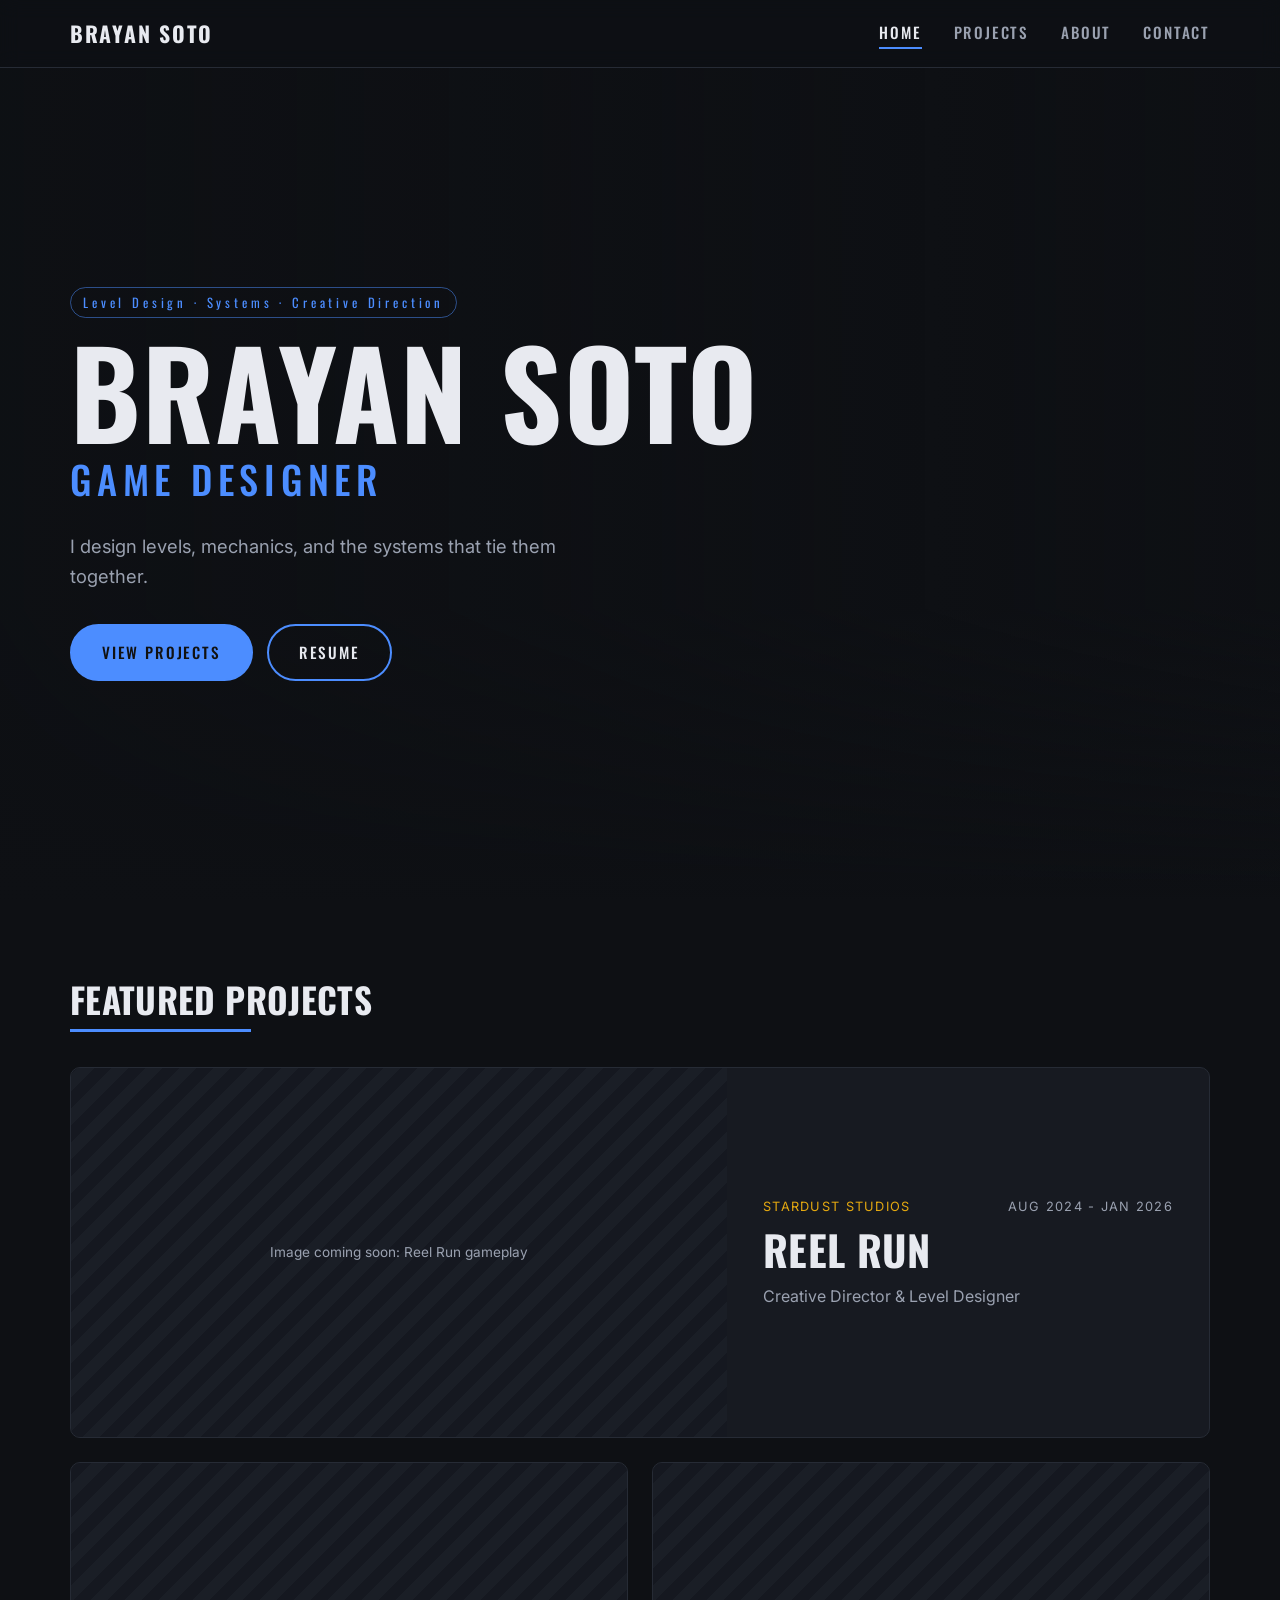
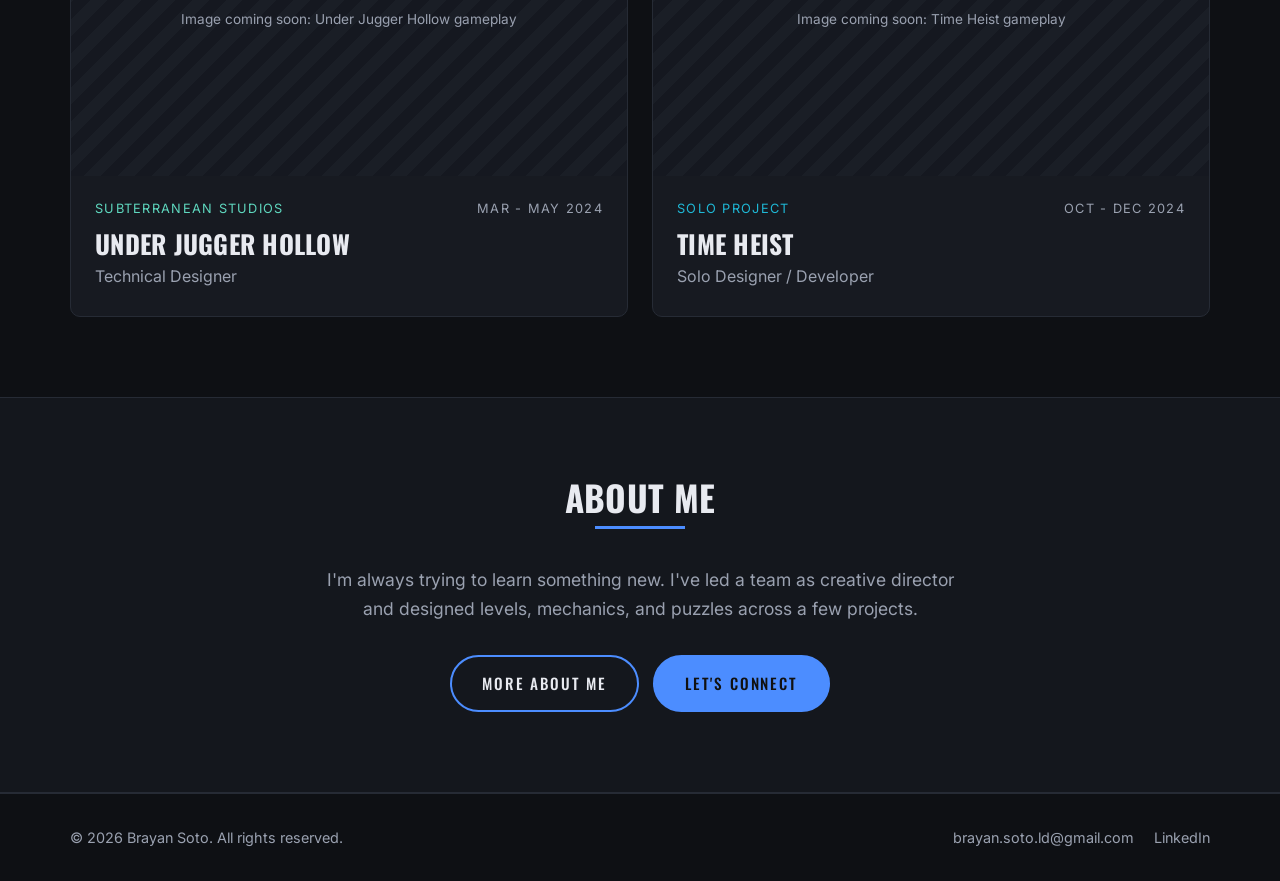
<file: index.html>
<!DOCTYPE html>
<html lang="en">
<head>
    <meta charset="UTF-8">
    <meta name="viewport" content="width=device-width, initial-scale=1.0">
    <meta name="description" content="Portfolio of Brayan Soto, Game Designer specializing in level design, creative direction, and technical design.">
    
    <!-- Open Graph for rich previews -->
    <meta property="og:title" content="Brayan Soto | Game Designer">
    <meta property="og:description" content="Level Design, Creative Direction, and Technical Design Portfolio.">
    <meta property="og:image" content="https://i.ytimg.com/vi/-vMedCrdwR8/hqdefault.jpg">
    <meta property="og:url" content="https://www.brayanmakesgames.com/index.html">
    <meta property="og:type" content="website">

    <title>Brayan Soto | Game Designer</title>

    <!-- Google Fonts -->
    <link rel="preconnect" href="https://fonts.googleapis.com">
    <link rel="preconnect" href="https://fonts.gstatic.com" crossorigin>
    <link href="https://fonts.googleapis.com/css2?family=Inter:wght@300;400;600&family=Oswald:wght@500;700&display=swap" rel="stylesheet">
    
    <link rel="icon" href="data:image/svg+xml,%3Csvg xmlns=%27http://www.w3.org/2000/svg%27 viewBox=%270 0 32 32%27%3E%3Crect width=%2732%27 height=%2732%27 rx=%276%27 fill=%27%230a0a0a%27/%3E%3Ctext x=%2716%27 y=%2723%27 font-family=%27Arial%27 font-weight=%27700%27 font-size=%2716%27 fill=%27%234c8dff%27 text-anchor=%27middle%27%3EBS%3C/text%3E%3C/svg%3E">
    <link rel="stylesheet" href="css/styles.css?v=9">
</head>
<body>
    <!-- Letterbox top bar -->
    <div class="letterbox top"></div>

    <header class="site-header">
        <div class="container header-inner">
            <a href="index.html" class="logo">BRAYAN SOTO</a>
            
            <button class="hamburger" aria-label="Toggle navigation" aria-expanded="false">
                <span class="bar"></span>
                <span class="bar"></span>
                <span class="bar"></span>
            </button>

            <nav class="main-nav">
                <ul class="nav-links">
                    <li><a href="index.html" class="active">Home</a></li>
                    <li><a href="projects.html">Projects</a></li>
                    <li><a href="about.html">About</a></li>
                    <li><a href="contact.html">Contact</a></li>
                </ul>
            </nav>
        </div>
    </header>

    <main>
        <!-- Hero Section -->
        <section class="hero cinematic-hero">
            <div class="hero-video-wrapper">
                <iframe class="hero-iframe" 
                    src="https://www.youtube-nocookie.com/embed/-vMedCrdwR8?autoplay=1&mute=1&loop=1&playlist=-vMedCrdwR8&controls=0&showinfo=0&rel=0&modestbranding=1" 
                    title="Reel Run Trailer" 
                    frameborder="0" 
                    allow="accelerometer; autoplay; clipboard-write; encrypted-media; gyroscope; picture-in-picture" 
                    allowfullscreen>
                </iframe>
                <div class="hero-overlay"></div>
            </div>
            
            <div class="container hero-content">
                <p class="eyebrow">Level Design &middot; Systems &middot; Creative Direction</p>
                <h1 class="hero-title">Brayan Soto</h1>
                <h2 class="hero-subtitle">Game Designer</h2>
                <p class="hero-pitch">I design levels, mechanics, and the systems that tie them together.</p>
                <div class="hero-actions">
                    <a href="projects.html" class="btn btn-primary">View Projects</a>
                    <a href="assets/Soto_Resume.pdf" target="_blank" class="btn btn-secondary">Resume</a>
                </div>
            </div>
        </section>

        <!-- Featured Projects Section -->
        <section class="featured-projects section-padding">
            <div class="container">
                <h2 class="section-title">Featured Projects</h2>
                
                <div class="projects-grid">
                    <!-- Reel Run (Hero Project - Large) -->
                    <a href="reel-run.html" class="card-reel project-card large-card">
                        <div class="card-image-wrapper">
                            <img src="https://i.ytimg.com/vi/-vMedCrdwR8/hqdefault.jpg" alt="Reel Run gameplay" loading="lazy">
                        </div>
                        <div class="card-content">
                            <div class="card-meta">
                                <span class="studio">Stardust Studios</span>
                                <span class="dates">Aug 2024 - Jan 2026</span>
                            </div>
                            <h3>Reel Run</h3>
                            <p class="role">Creative Director & Level Designer</p>
                        </div>
                    </a>

                    <!-- Under Jugger Hollow (Small) -->
                    <a href="under-jugger-hollow.html" class="card-jugger project-card small-card">
                        <div class="card-image-wrapper">
                            <img src="https://i.ytimg.com/vi/HRxLkpgZaLE/hqdefault.jpg" alt="Under Jugger Hollow gameplay" loading="lazy">
                        </div>
                        <div class="card-content">
                            <div class="card-meta">
                                <span class="studio">Subterranean Studios</span>
                                <span class="dates">Mar - May 2024</span>
                            </div>
                            <h3>Under Jugger Hollow</h3>
                            <p class="role">Technical Designer</p>
                        </div>
                    </a>

                    <!-- Time Heist (Small) -->
                    <a href="time-heist.html" class="card-time project-card small-card">
                        <div class="card-image-wrapper">
                            <img src="https://i.ytimg.com/vi/0K2UaAoMzKA/hqdefault.jpg" alt="Time Heist gameplay" loading="lazy">
                        </div>
                        <div class="card-content">
                            <div class="card-meta">
                                <span class="studio">Solo Project</span>
                                <span class="dates">Oct - Dec 2024</span>
                            </div>
                            <h3>Time Heist</h3>
                            <p class="role">Solo Designer / Developer</p>
                        </div>
                    </a>
                </div>
            </div>
        </section>

        <!-- About / CTA Teaser -->
        <section class="teaser-section section-padding">
            <div class="container text-center">
                <h2 class="section-title">About Me</h2>
                <p class="teaser-text">I'm always trying to learn something new. I've led a team as creative director and designed levels, mechanics, and puzzles across a few projects.</p>
                <div class="btn-row center">
                    <a href="about.html" class="btn btn-secondary">More About Me</a>
                    <a href="contact.html" class="btn btn-primary">Let's Connect</a>
                </div>
            </div>
        </section>
    </main>

    <footer class="site-footer">
        <div class="container footer-inner">
            <p>&copy; 2026 Brayan Soto. All rights reserved.</p>
            <div class="footer-links">
                <a href="mailto:brayan.soto.ld@gmail.com">brayan.soto.ld@gmail.com</a>
                <a href="https://www.linkedin.com/in/brayandsoto" target="_blank" rel="noopener noreferrer">LinkedIn</a>
            </div>
        </div>
    </footer>

    <!-- Letterbox bottom bar -->
    <div class="letterbox bottom"></div>

    <script src="js/main.js?v=9"></script>
</body>
</html>
</file>
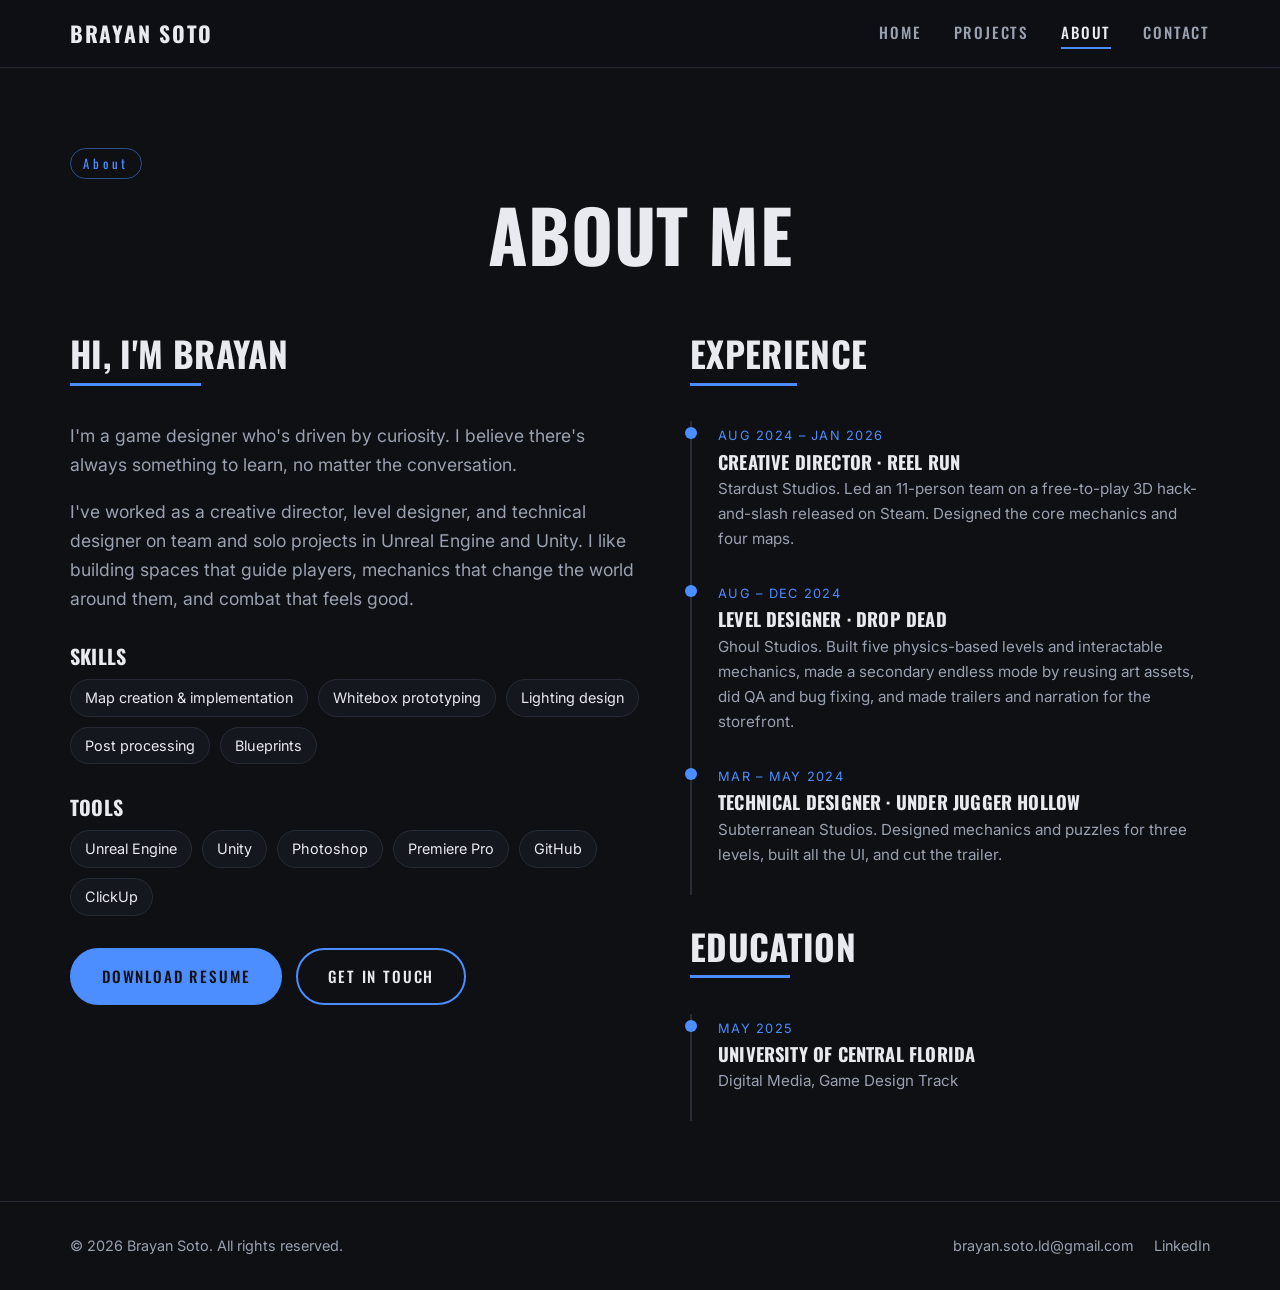
<file: about.html>
<!DOCTYPE html>
<html lang="en">
<head>
    <meta charset="UTF-8">
    <meta name="viewport" content="width=device-width, initial-scale=1.0">
    <meta name="description" content="About Brayan Soto, a game designer working in level design, creative direction, and technical design.">
    
    <meta property="og:title" content="About | Brayan Soto">
    <meta property="og:description" content="About Brayan Soto, a game designer working in level design, creative direction, and technical design.">
    <meta property="og:image" content="https://i.ytimg.com/vi/-vMedCrdwR8/hqdefault.jpg">
    <meta property="og:url" content="https://www.brayanmakesgames.com/about.html">
    <meta property="og:type" content="website">

    <title>About | Brayan Soto</title>

    <link rel="preconnect" href="https://fonts.googleapis.com">
    <link rel="preconnect" href="https://fonts.gstatic.com" crossorigin>
    <link href="https://fonts.googleapis.com/css2?family=Inter:wght@300;400;600&family=Oswald:wght@500;700&display=swap" rel="stylesheet">
    
    <link rel="icon" href="data:image/svg+xml,%3Csvg xmlns=%27http://www.w3.org/2000/svg%27 viewBox=%270 0 32 32%27%3E%3Crect width=%2732%27 height=%2732%27 rx=%276%27 fill=%27%230a0a0a%27/%3E%3Ctext x=%2716%27 y=%2723%27 font-family=%27Arial%27 font-weight=%27700%27 font-size=%2716%27 fill=%27%234c8dff%27 text-anchor=%27middle%27%3EBS%3C/text%3E%3C/svg%3E">
    <link rel="stylesheet" href="css/styles.css?v=9">
</head>
<body>
    <div class="letterbox top"></div>

    <header class="site-header">
        <div class="container header-inner">
            <a href="index.html" class="logo">BRAYAN SOTO</a>
            
            <button class="hamburger" aria-label="Toggle navigation" aria-expanded="false">
                <span class="bar"></span>
                <span class="bar"></span>
                <span class="bar"></span>
            </button>

            <nav class="main-nav">
                <ul class="nav-links">
                    <li><a href="index.html">Home</a></li>
                    <li><a href="projects.html">Projects</a></li>
                    <li><a href="about.html" class="active">About</a></li>
                    <li><a href="contact.html">Contact</a></li>
                </ul>
            </nav>
        </div>
    </header>

    <main class="page-transition">
        <section class="section-padding page-header">
            <div class="container text-center">
                <p class="eyebrow">About</p>
                <h1 class="page-title">About Me</h1>
            </div>
        </section>

        <section class="section-padding pt-0">
            <div class="container about-grid">
                <div class="about-bio">
                    <h2 class="section-title">Hi, I'm Brayan</h2>
                    <p>I'm a game designer who's driven by curiosity. I believe there's always something to learn, no matter the conversation.</p>
                    <p>I've worked as a creative director, level designer, and technical designer on team and solo projects in Unreal Engine and Unity. I like building spaces that guide players, mechanics that change the world around them, and combat that feels good.</p>

                    <h3 class="mt-4">Skills</h3>
                    <ul class="tag-list">
                        <li>Map creation &amp; implementation</li>
                        <li>Whitebox prototyping</li>
                        <li>Lighting design</li>
                        <li>Post processing</li>
                        <li>Blueprints</li>
                    </ul>

                    <h3>Tools</h3>
                    <ul class="tag-list">
                        <li>Unreal Engine</li>
                        <li>Unity</li>
                        <li>Photoshop</li>
                        <li>Premiere Pro</li>
                        <li>GitHub</li>
                        <li>ClickUp</li>
                    </ul>

                    <div class="btn-row">
                        <a href="assets/Soto_Resume.pdf" target="_blank" rel="noopener" class="btn btn-primary">Download Resume</a>
                        <a href="contact.html" class="btn btn-secondary">Get in Touch</a>
                    </div>
                </div>

                <div>
                    <h2 class="section-title">Experience</h2>
                    <ul class="timeline">
                        <li>
                            <span class="when">Aug 2024 &ndash; Jan 2026</span>
                            <h3>Creative Director &middot; Reel Run</h3>
                            <p>Stardust Studios. Led an 11-person team on a free-to-play 3D hack-and-slash released on Steam. Designed the core mechanics and four maps.</p>
                        </li>
                        <li>
                            <span class="when">Aug &ndash; Dec 2024</span>
                            <h3>Level Designer &middot; Drop Dead</h3>
                            <p>Ghoul Studios. Built five physics-based levels and interactable mechanics, made a secondary endless mode by reusing art assets, did QA and bug fixing, and made trailers and narration for the storefront.</p>
                        </li>
                        <li>
                            <span class="when">Mar &ndash; May 2024</span>
                            <h3>Technical Designer &middot; Under Jugger Hollow</h3>
                            <p>Subterranean Studios. Designed mechanics and puzzles for three levels, built all the UI, and cut the trailer.</p>
                        </li>
                    </ul>

                    <h2 class="section-title mt-4">Education</h2>
                    <ul class="timeline">
                        <li>
                            <span class="when">May 2025</span>
                            <h3>University of Central Florida</h3>
                            <p>Digital Media, Game Design Track</p>
                        </li>
                    </ul>
                </div>
            </div>
        </section>
    </main>

    <footer class="site-footer">
        <div class="container footer-inner">
            <p>&copy; 2026 Brayan Soto. All rights reserved.</p>
            <div class="footer-links">
                <a href="mailto:brayan.soto.ld@gmail.com">brayan.soto.ld@gmail.com</a>
                <a href="https://www.linkedin.com/in/brayandsoto" target="_blank" rel="noopener noreferrer">LinkedIn</a>
            </div>
        </div>
    </footer>

    <div class="letterbox bottom"></div>

    <script src="js/main.js?v=9"></script>
</body>
</html>
</file>
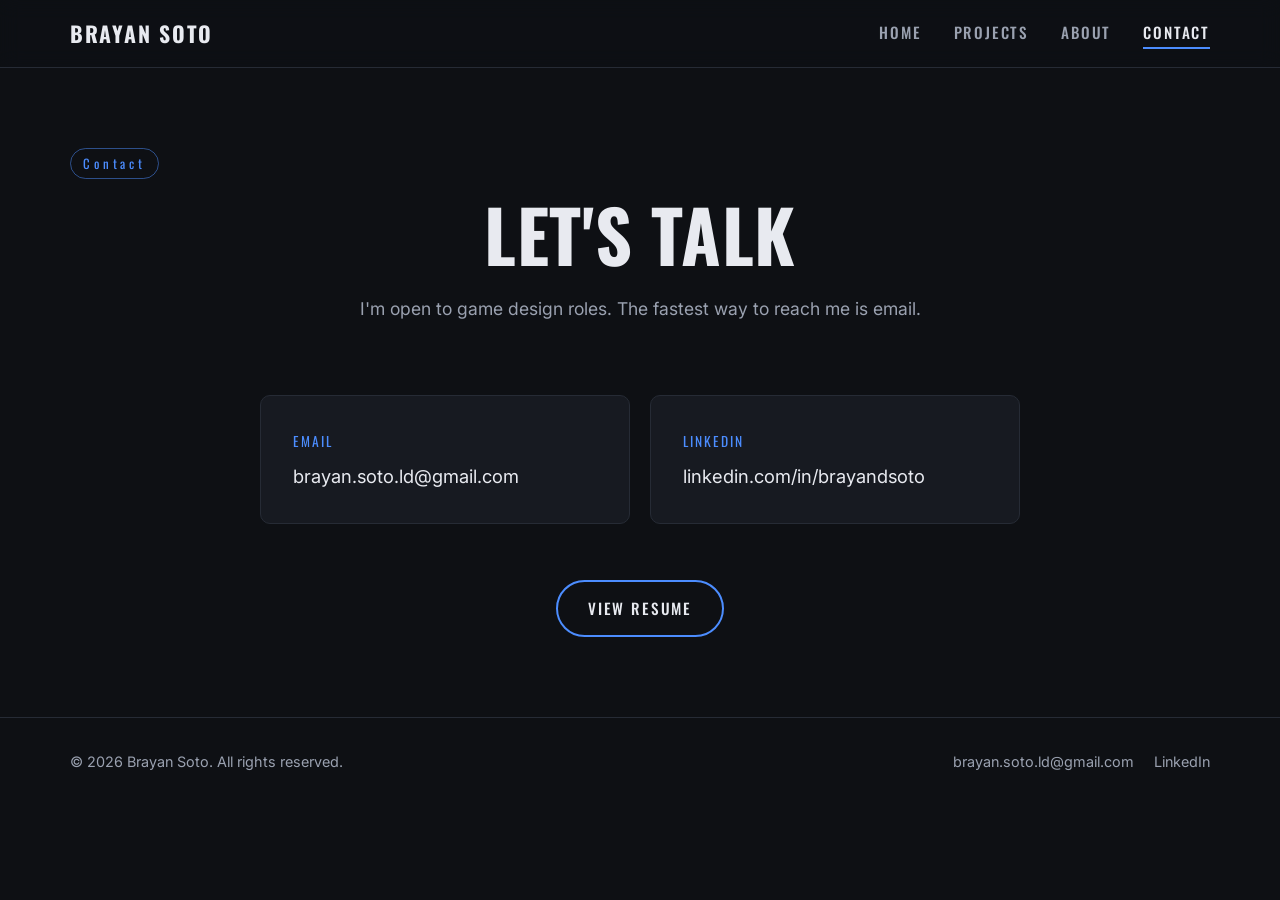
<file: contact.html>
<!DOCTYPE html>
<html lang="en">
<head>
    <meta charset="UTF-8">
    <meta name="viewport" content="width=device-width, initial-scale=1.0">
    <meta name="description" content="Get in touch with Brayan Soto, game designer.">
    
    <meta property="og:title" content="Contact | Brayan Soto">
    <meta property="og:description" content="Get in touch with Brayan Soto, game designer.">
    <meta property="og:image" content="https://i.ytimg.com/vi/-vMedCrdwR8/hqdefault.jpg">
    <meta property="og:url" content="https://www.brayanmakesgames.com/contact.html">
    <meta property="og:type" content="website">

    <title>Contact | Brayan Soto</title>

    <link rel="preconnect" href="https://fonts.googleapis.com">
    <link rel="preconnect" href="https://fonts.gstatic.com" crossorigin>
    <link href="https://fonts.googleapis.com/css2?family=Inter:wght@300;400;600&family=Oswald:wght@500;700&display=swap" rel="stylesheet">
    
    <link rel="icon" href="data:image/svg+xml,%3Csvg xmlns=%27http://www.w3.org/2000/svg%27 viewBox=%270 0 32 32%27%3E%3Crect width=%2732%27 height=%2732%27 rx=%276%27 fill=%27%230a0a0a%27/%3E%3Ctext x=%2716%27 y=%2723%27 font-family=%27Arial%27 font-weight=%27700%27 font-size=%2716%27 fill=%27%234c8dff%27 text-anchor=%27middle%27%3EBS%3C/text%3E%3C/svg%3E">
    <link rel="stylesheet" href="css/styles.css?v=9">
</head>
<body>
    <div class="letterbox top"></div>

    <header class="site-header">
        <div class="container header-inner">
            <a href="index.html" class="logo">BRAYAN SOTO</a>
            
            <button class="hamburger" aria-label="Toggle navigation" aria-expanded="false">
                <span class="bar"></span>
                <span class="bar"></span>
                <span class="bar"></span>
            </button>

            <nav class="main-nav">
                <ul class="nav-links">
                    <li><a href="index.html">Home</a></li>
                    <li><a href="projects.html">Projects</a></li>
                    <li><a href="about.html">About</a></li>
                    <li><a href="contact.html" class="active">Contact</a></li>
                </ul>
            </nav>
        </div>
    </header>

    <main class="page-transition">
        <section class="section-padding page-header">
            <div class="container text-center">
                <p class="eyebrow">Contact</p>
                <h1 class="page-title">Let's Talk</h1>
                <p class="teaser-text">I'm open to game design roles. The fastest way to reach me is email.</p>
            </div>
        </section>

        <section class="section-padding pt-0">
            <div class="container">
                <div class="contact-cards">
                    <a class="contact-card" href="mailto:brayan.soto.ld@gmail.com">
                        <span class="label">Email</span>
                        <span class="value">brayan.soto.ld@gmail.com</span>
                    </a>
                    <a class="contact-card" href="https://www.linkedin.com/in/brayandsoto" target="_blank" rel="noopener noreferrer">
                        <span class="label">LinkedIn</span>
                        <span class="value">linkedin.com/in/brayandsoto</span>
                    </a>
                </div>
                <div class="btn-row center mt-6">
                    <a href="assets/Soto_Resume.pdf" target="_blank" rel="noopener" class="btn btn-secondary">View Resume</a>
                </div>
            </div>
        </section>
    </main>

    <footer class="site-footer">
        <div class="container footer-inner">
            <p>&copy; 2026 Brayan Soto. All rights reserved.</p>
            <div class="footer-links">
                <a href="mailto:brayan.soto.ld@gmail.com">brayan.soto.ld@gmail.com</a>
                <a href="https://www.linkedin.com/in/brayandsoto" target="_blank" rel="noopener noreferrer">LinkedIn</a>
            </div>
        </div>
    </footer>

    <div class="letterbox bottom"></div>

    <script src="js/main.js?v=9"></script>
</body>
</html>
</file>
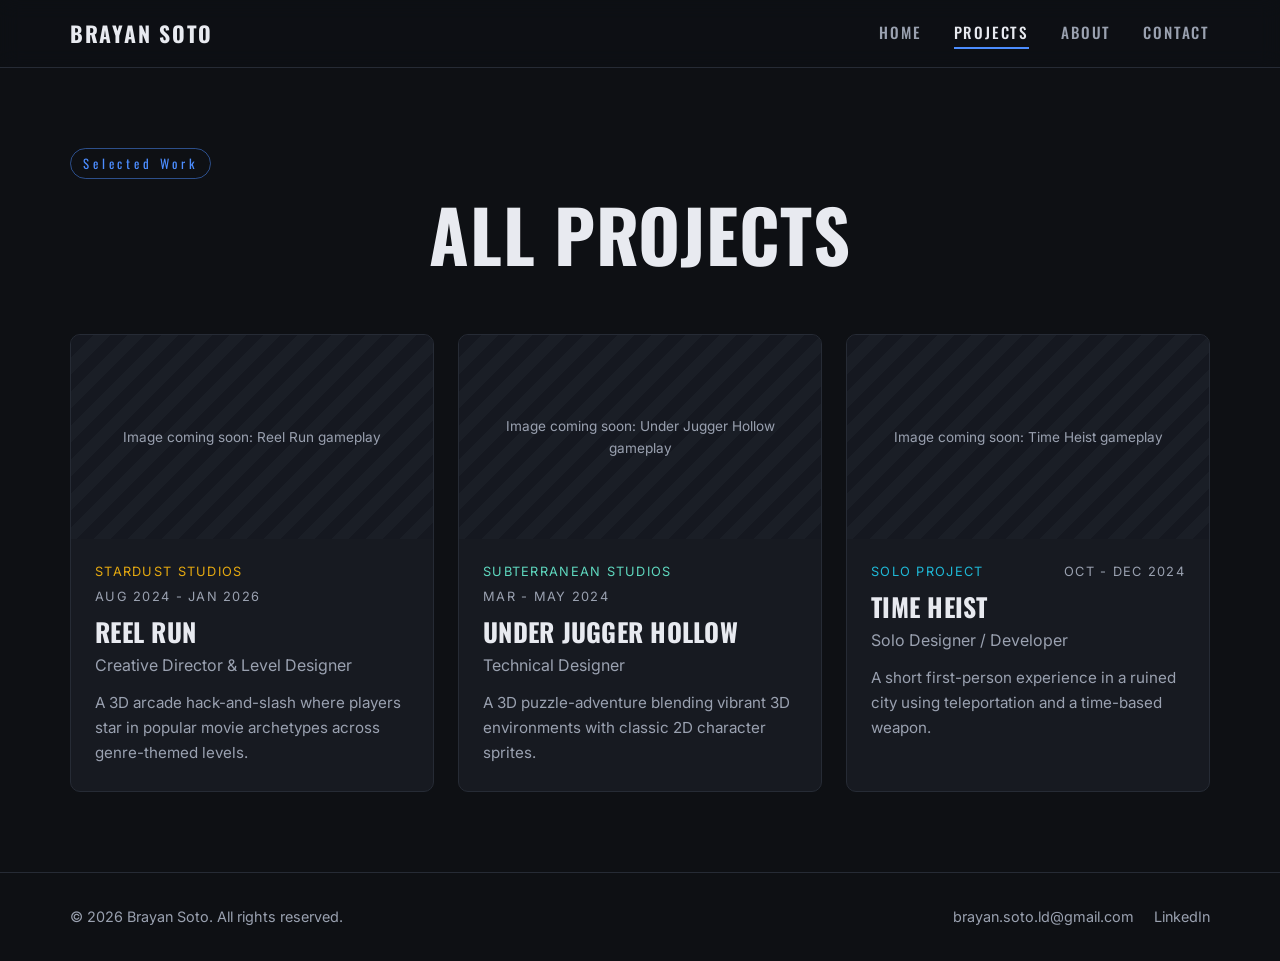
<file: projects.html>
<!DOCTYPE html>
<html lang="en">
<head>
    <meta charset="UTF-8">
    <meta name="viewport" content="width=device-width, initial-scale=1.0">
    <meta name="description" content="Game design projects by Brayan Soto, including Reel Run, Under Jugger Hollow, and Time Heist.">
    
    <meta property="og:title" content="Projects | Brayan Soto">
    <meta property="og:description" content="Explore game design and level design projects by Brayan Soto.">
    <meta property="og:image" content="https://i.ytimg.com/vi/-vMedCrdwR8/hqdefault.jpg">
    <meta property="og:url" content="https://www.brayanmakesgames.com/projects.html">
    <meta property="og:type" content="website">

    <title>Projects | Brayan Soto</title>

    <link rel="preconnect" href="https://fonts.googleapis.com">
    <link rel="preconnect" href="https://fonts.gstatic.com" crossorigin>
    <link href="https://fonts.googleapis.com/css2?family=Inter:wght@300;400;600&family=Oswald:wght@500;700&display=swap" rel="stylesheet">
    
    <link rel="icon" href="data:image/svg+xml,%3Csvg xmlns=%27http://www.w3.org/2000/svg%27 viewBox=%270 0 32 32%27%3E%3Crect width=%2732%27 height=%2732%27 rx=%276%27 fill=%27%230a0a0a%27/%3E%3Ctext x=%2716%27 y=%2723%27 font-family=%27Arial%27 font-weight=%27700%27 font-size=%2716%27 fill=%27%234c8dff%27 text-anchor=%27middle%27%3EBS%3C/text%3E%3C/svg%3E">
    <link rel="stylesheet" href="css/styles.css?v=9">
</head>
<body>
    <div class="letterbox top"></div>

    <header class="site-header">
        <div class="container header-inner">
            <a href="index.html" class="logo">BRAYAN SOTO</a>
            
            <button class="hamburger" aria-label="Toggle navigation" aria-expanded="false">
                <span class="bar"></span>
                <span class="bar"></span>
                <span class="bar"></span>
            </button>

            <nav class="main-nav">
                <ul class="nav-links">
                    <li><a href="index.html">Home</a></li>
                    <li><a href="projects.html" class="active">Projects</a></li>
                    <li><a href="about.html">About</a></li>
                    <li><a href="contact.html">Contact</a></li>
                </ul>
            </nav>
        </div>
    </header>

    <main class="page-transition">
        <section class="section-padding page-header">
            <div class="container text-center">
                <p class="eyebrow">Selected Work</p>
                <h1 class="page-title">All Projects</h1>
            </div>
        </section>

        <section class="section-padding pt-0">
            <div class="container">
                <!-- Standard Grid for Projects Page -->
                <div class="projects-grid standard-grid">
                    
                    <!-- Reel Run -->
                    <a href="reel-run.html" class="card-reel project-card">
                        <div class="card-image-wrapper">
                            <img src="https://i.ytimg.com/vi/-vMedCrdwR8/hqdefault.jpg" alt="Reel Run gameplay" loading="lazy">
                        </div>
                        <div class="card-content">
                            <div class="card-meta">
                                <span class="studio">Stardust Studios</span>
                                <span class="dates">Aug 2024 - Jan 2026</span>
                            </div>
                            <h3>Reel Run</h3>
                            <p class="role">Creative Director & Level Designer</p>
                            <p class="card-excerpt">A 3D arcade hack-and-slash where players star in popular movie archetypes across genre-themed levels.</p>
                        </div>
                    </a>

                    <!-- Under Jugger Hollow -->
                    <a href="under-jugger-hollow.html" class="card-jugger project-card">
                        <div class="card-image-wrapper">
                            <img src="https://i.ytimg.com/vi/HRxLkpgZaLE/hqdefault.jpg" alt="Under Jugger Hollow gameplay" loading="lazy">
                        </div>
                        <div class="card-content">
                            <div class="card-meta">
                                <span class="studio">Subterranean Studios</span>
                                <span class="dates">Mar - May 2024</span>
                            </div>
                            <h3>Under Jugger Hollow</h3>
                            <p class="role">Technical Designer</p>
                            <p class="card-excerpt">A 3D puzzle-adventure blending vibrant 3D environments with classic 2D character sprites.</p>
                        </div>
                    </a>

                    <!-- Time Heist -->
                    <a href="time-heist.html" class="card-time project-card">
                        <div class="card-image-wrapper">
                            <img src="https://i.ytimg.com/vi/0K2UaAoMzKA/hqdefault.jpg" alt="Time Heist gameplay" loading="lazy">
                        </div>
                        <div class="card-content">
                            <div class="card-meta">
                                <span class="studio">Solo Project</span>
                                <span class="dates">Oct - Dec 2024</span>
                            </div>
                            <h3>Time Heist</h3>
                            <p class="role">Solo Designer / Developer</p>
                            <p class="card-excerpt">A short first-person experience in a ruined city using teleportation and a time-based weapon.</p>
                        </div>
                    </a>

                </div>
            </div>
        </section>
    </main>

    <footer class="site-footer">
        <div class="container footer-inner">
            <p>&copy; 2026 Brayan Soto. All rights reserved.</p>
            <div class="footer-links">
                <a href="mailto:brayan.soto.ld@gmail.com">brayan.soto.ld@gmail.com</a>
                <a href="https://www.linkedin.com/in/brayandsoto" target="_blank" rel="noopener noreferrer">LinkedIn</a>
            </div>
        </div>
    </footer>

    <div class="letterbox bottom"></div>

    <script src="js/main.js?v=9"></script>
</body>
</html>
</file>
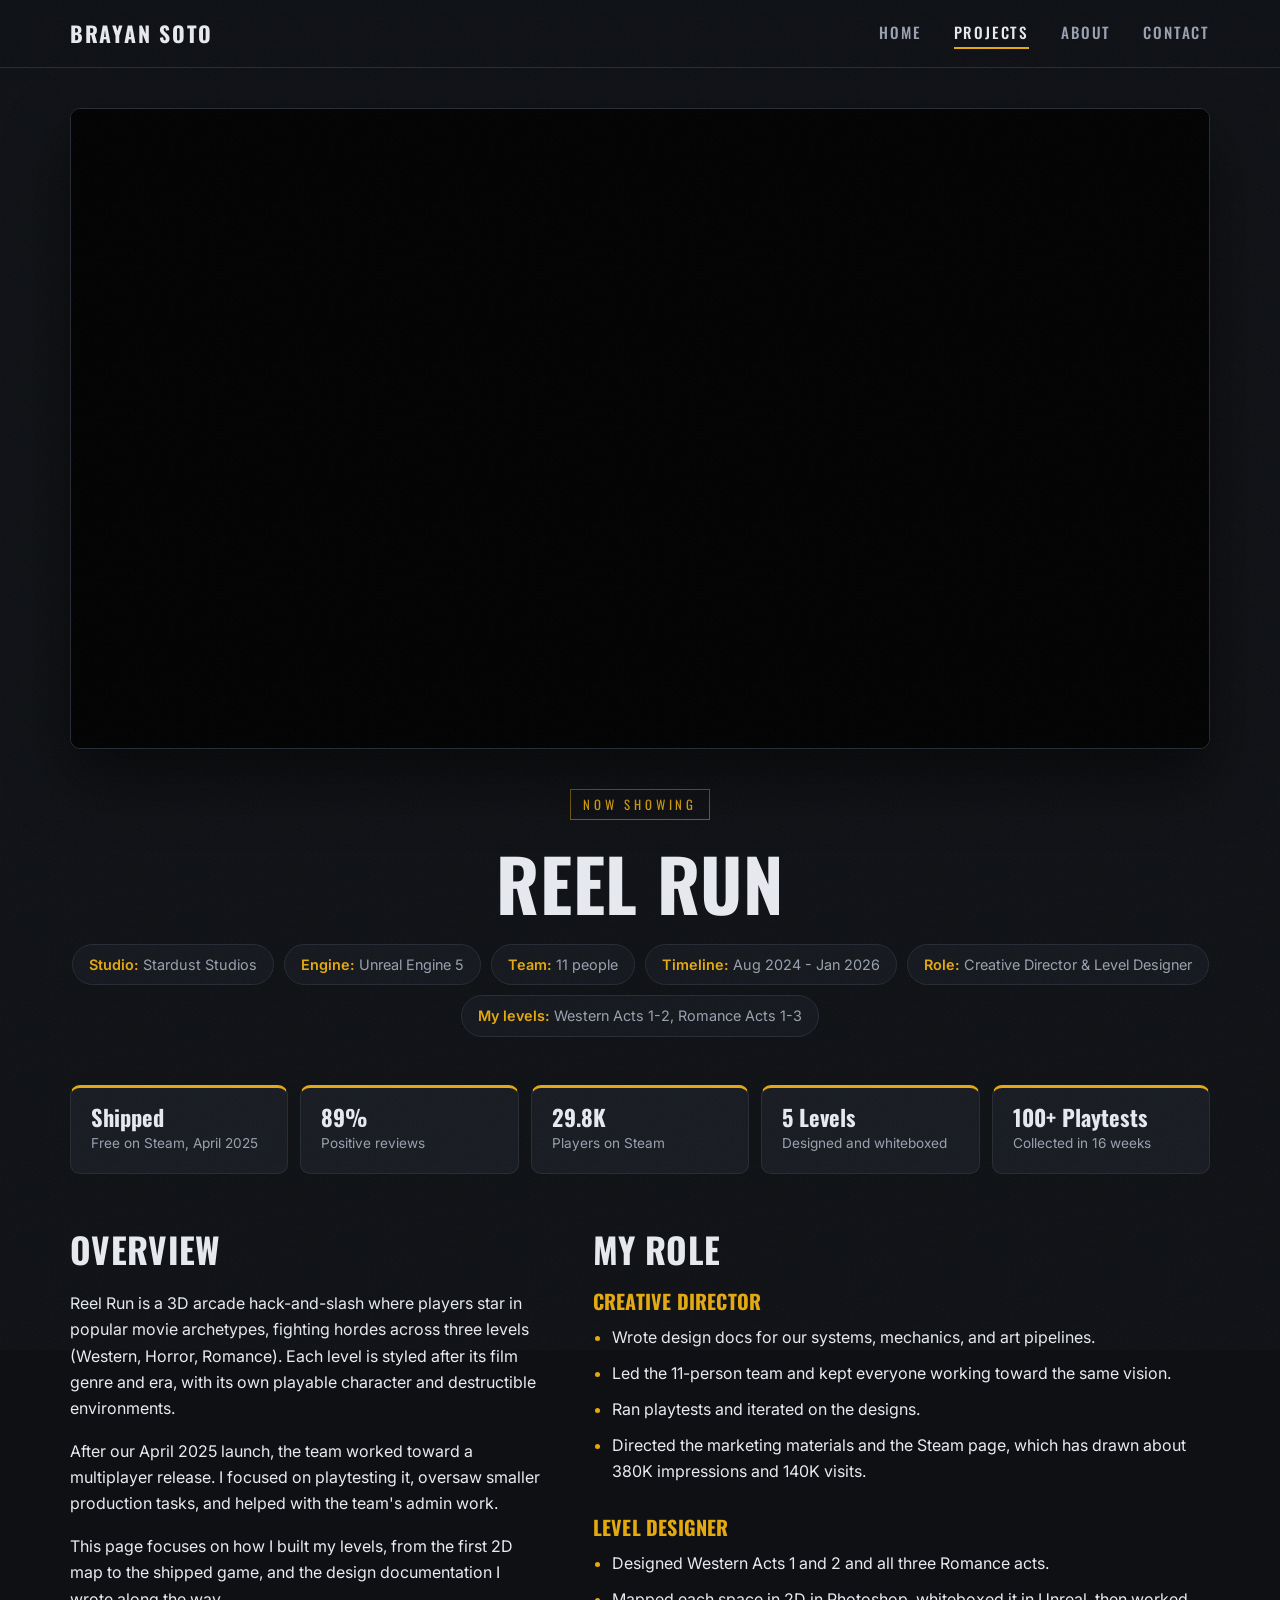
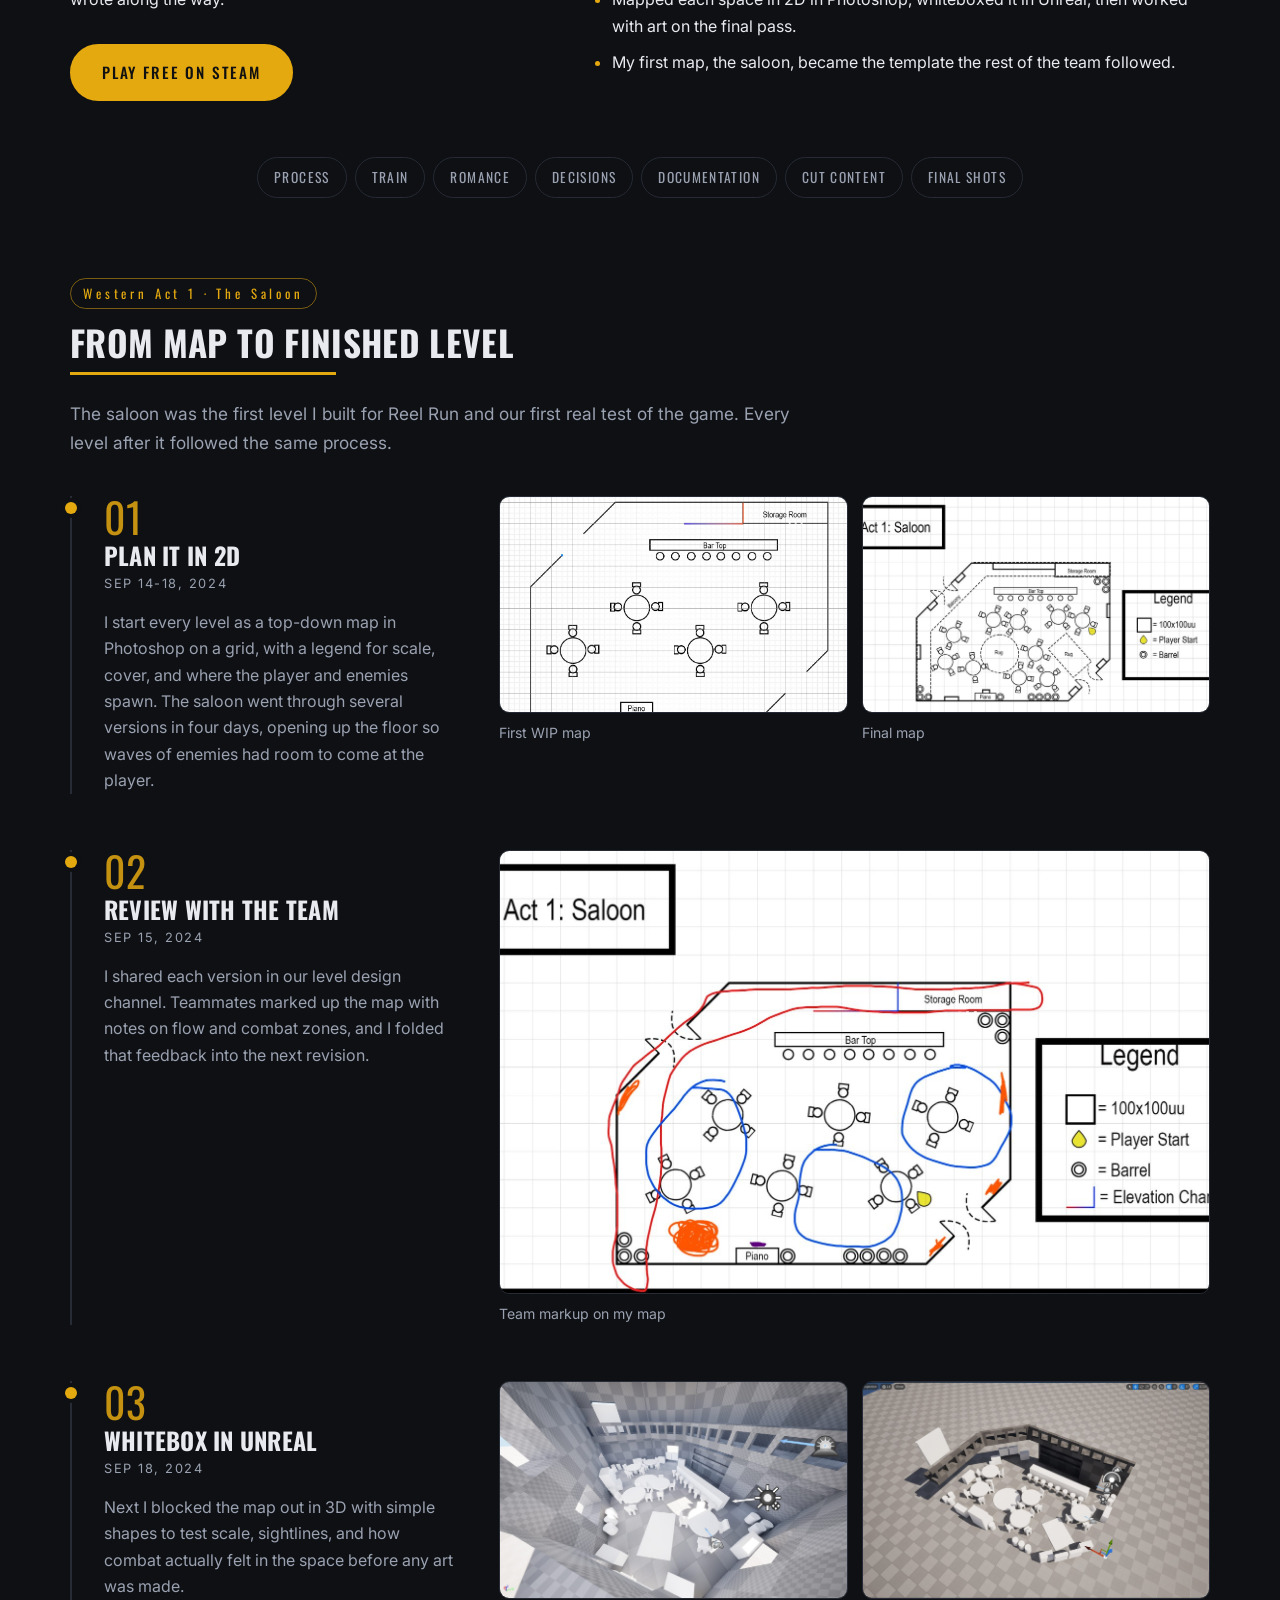
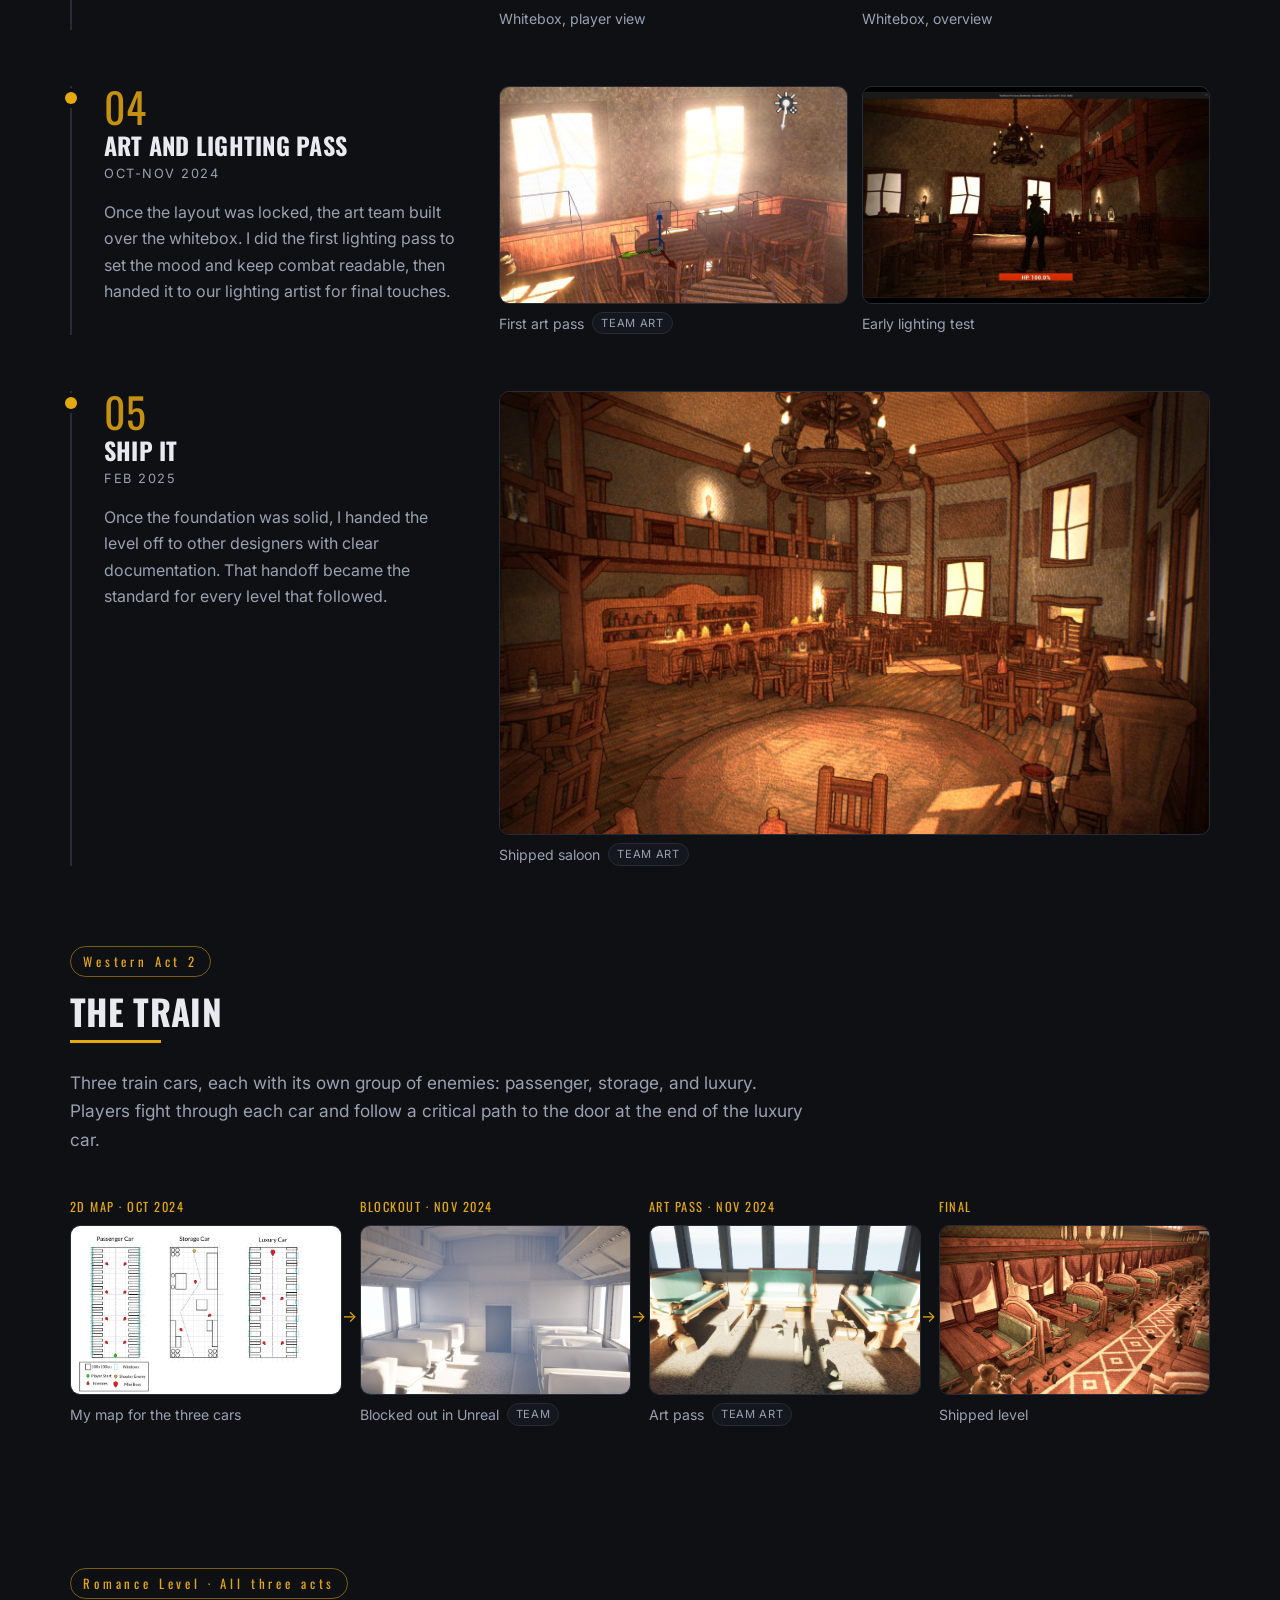
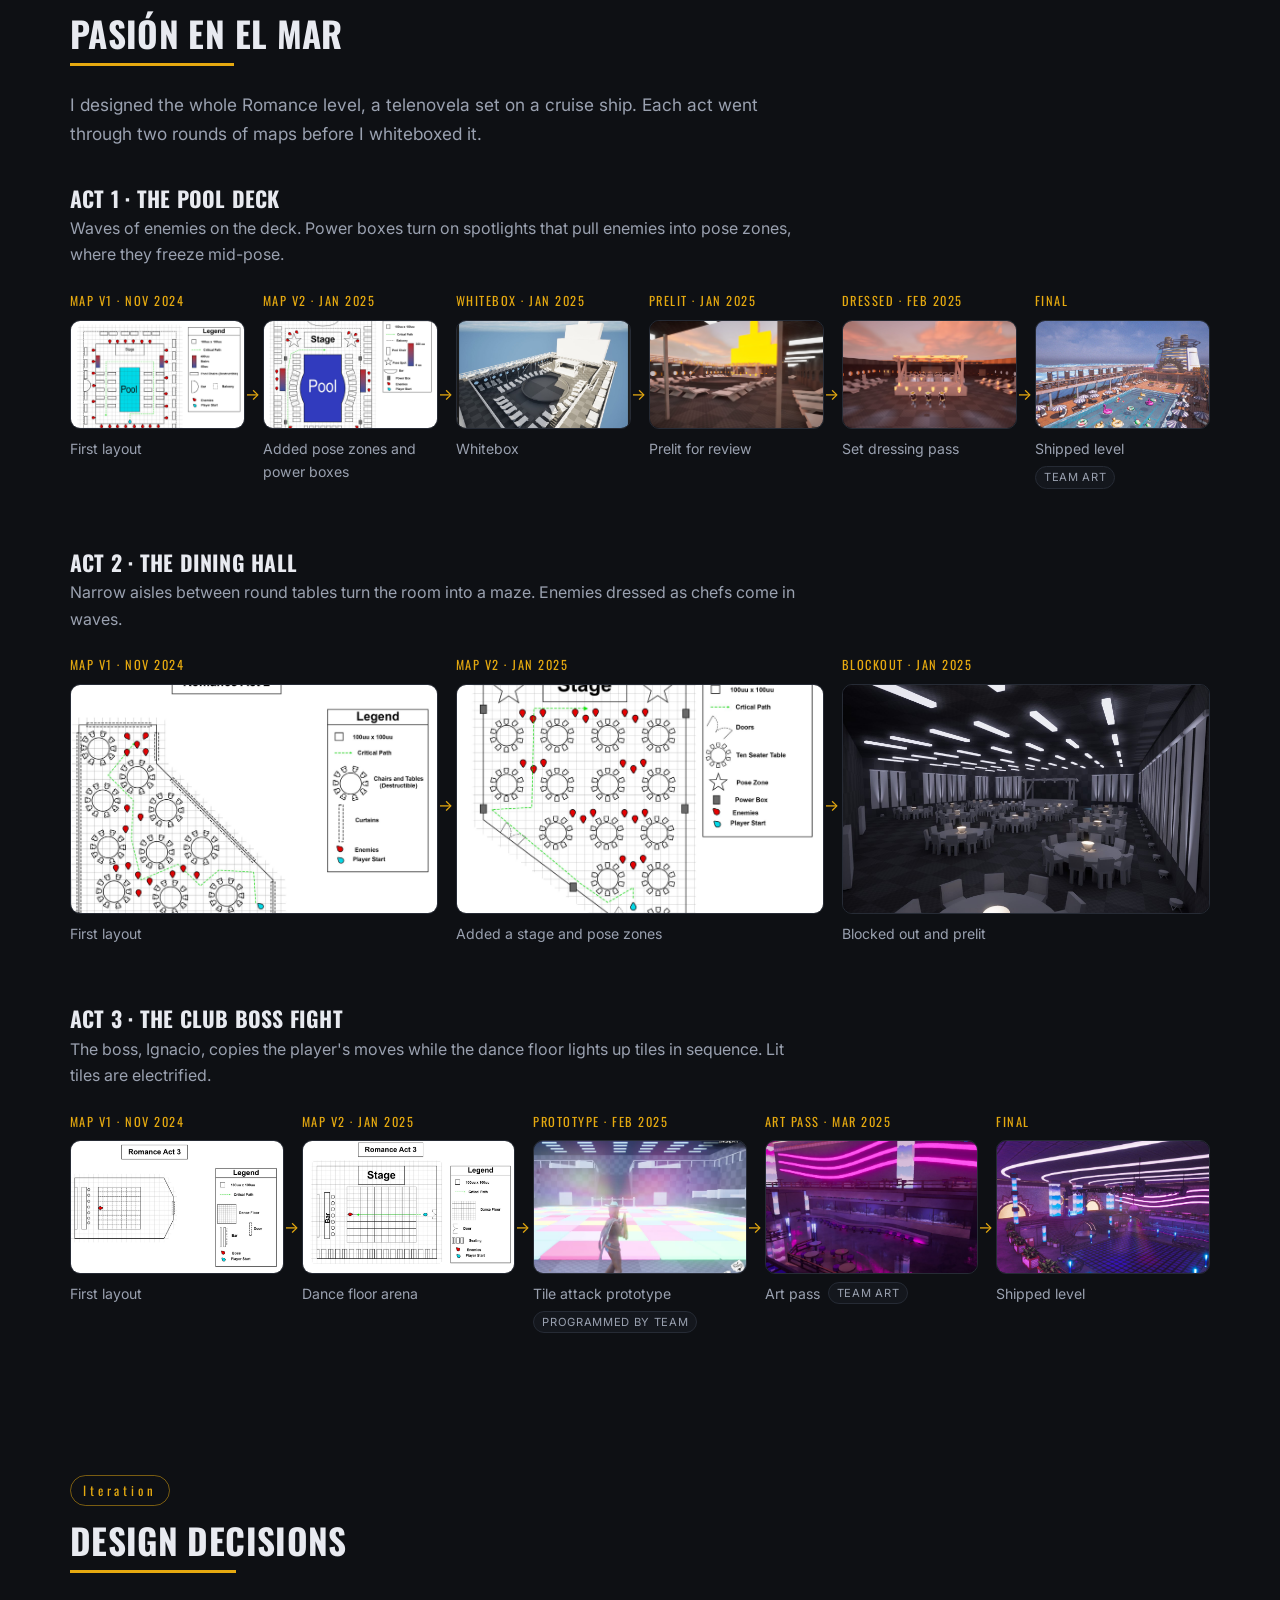
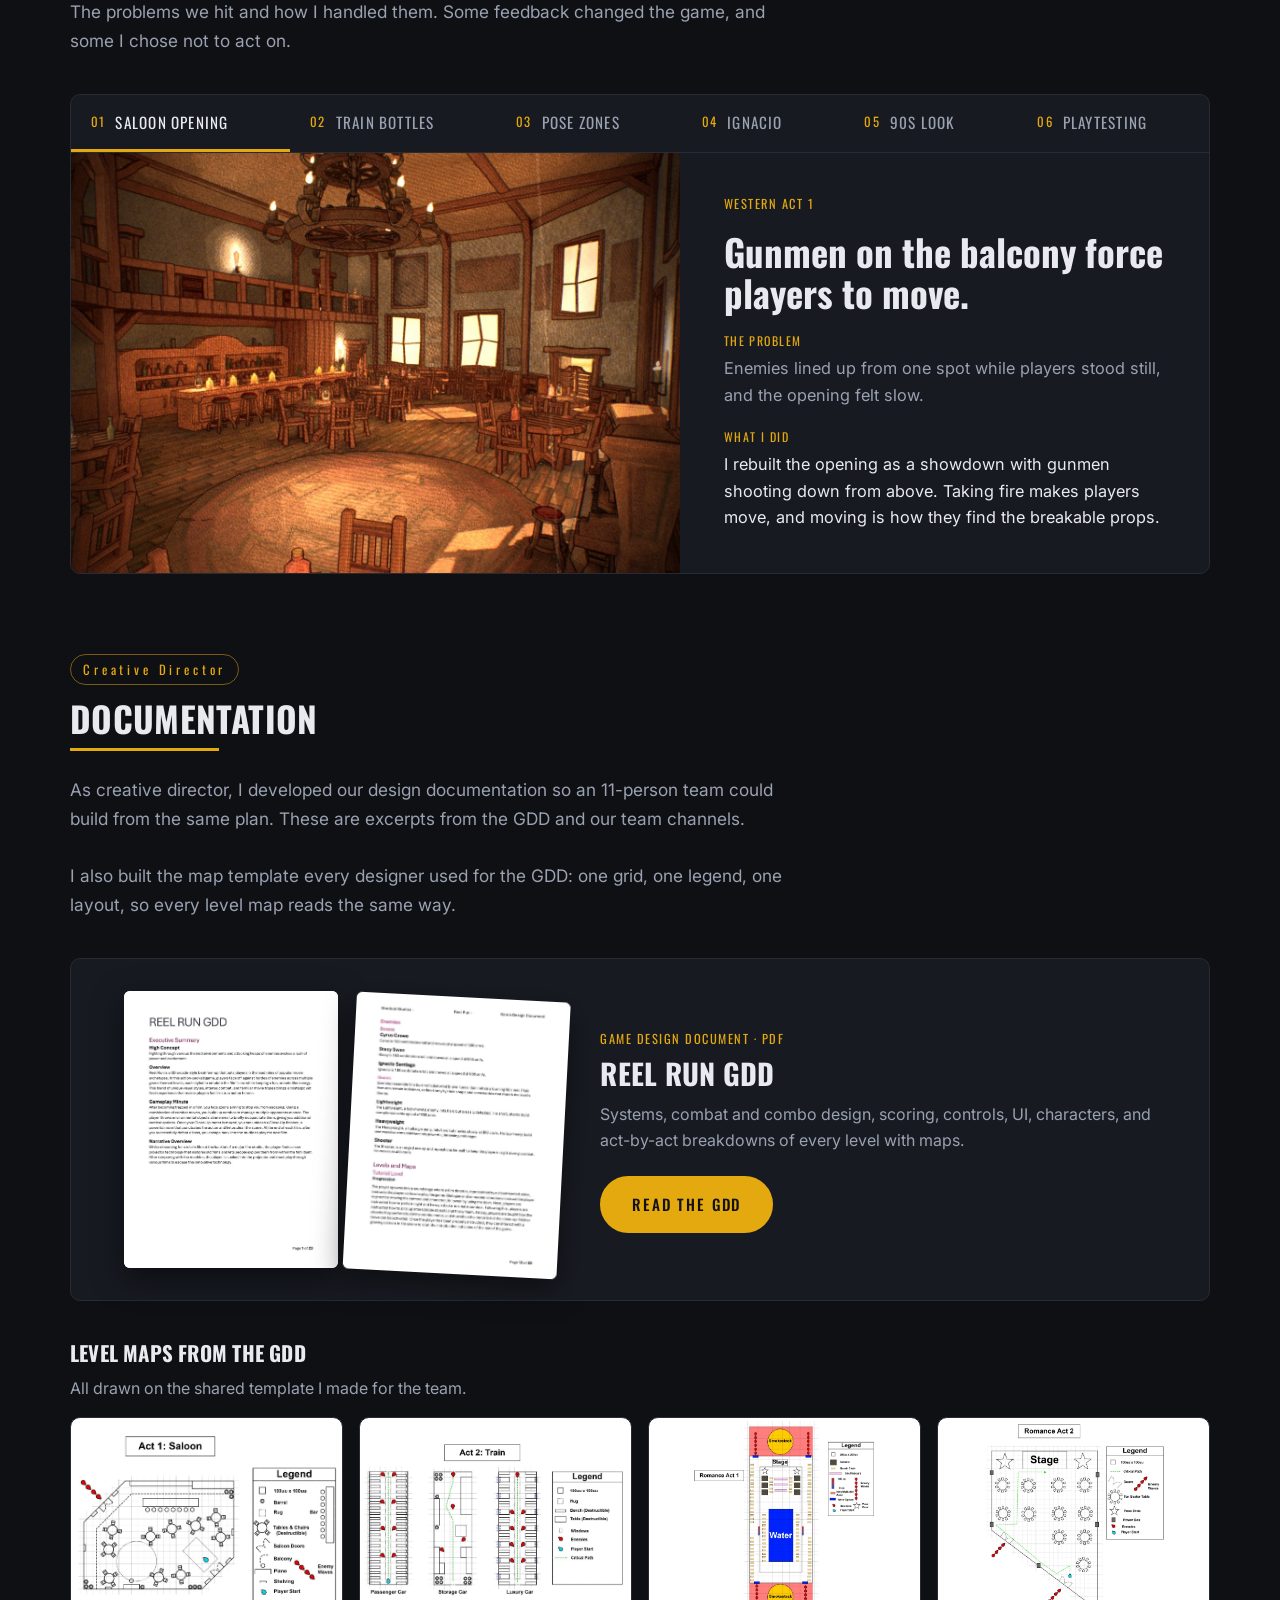
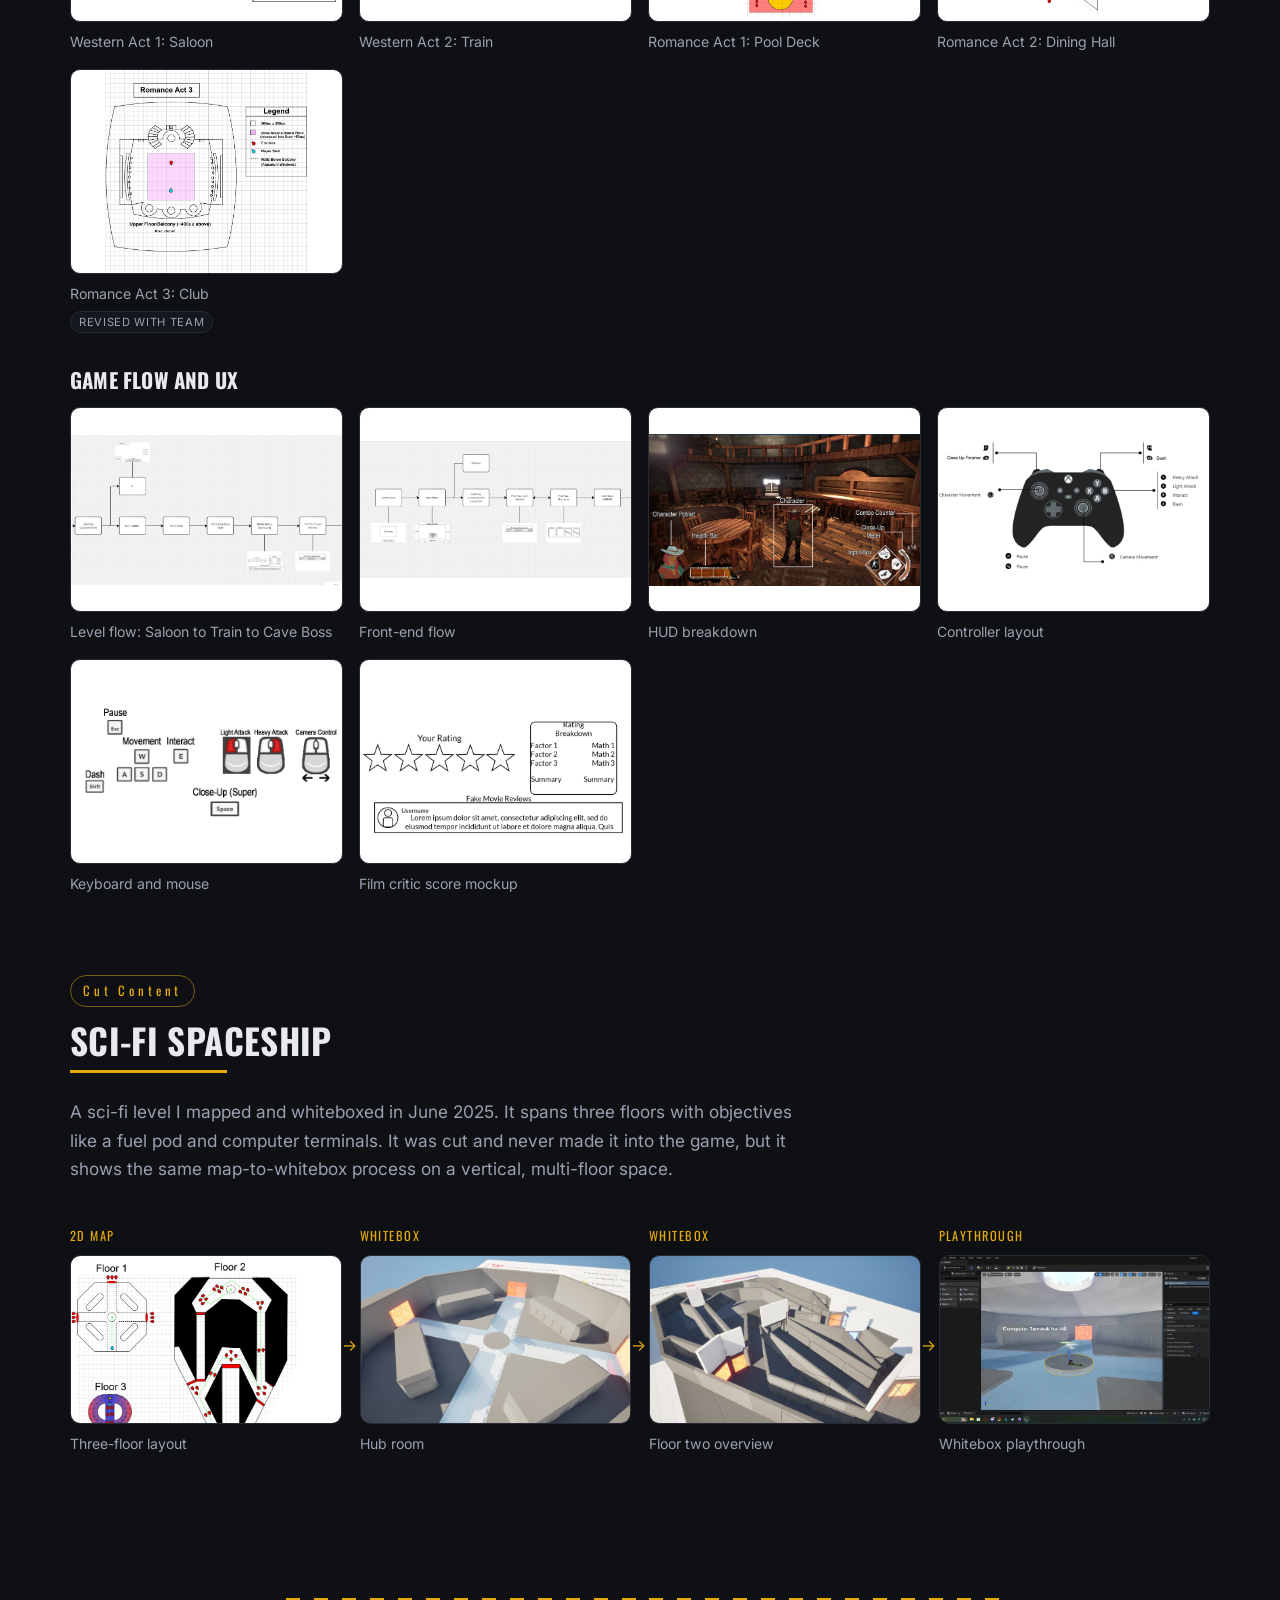
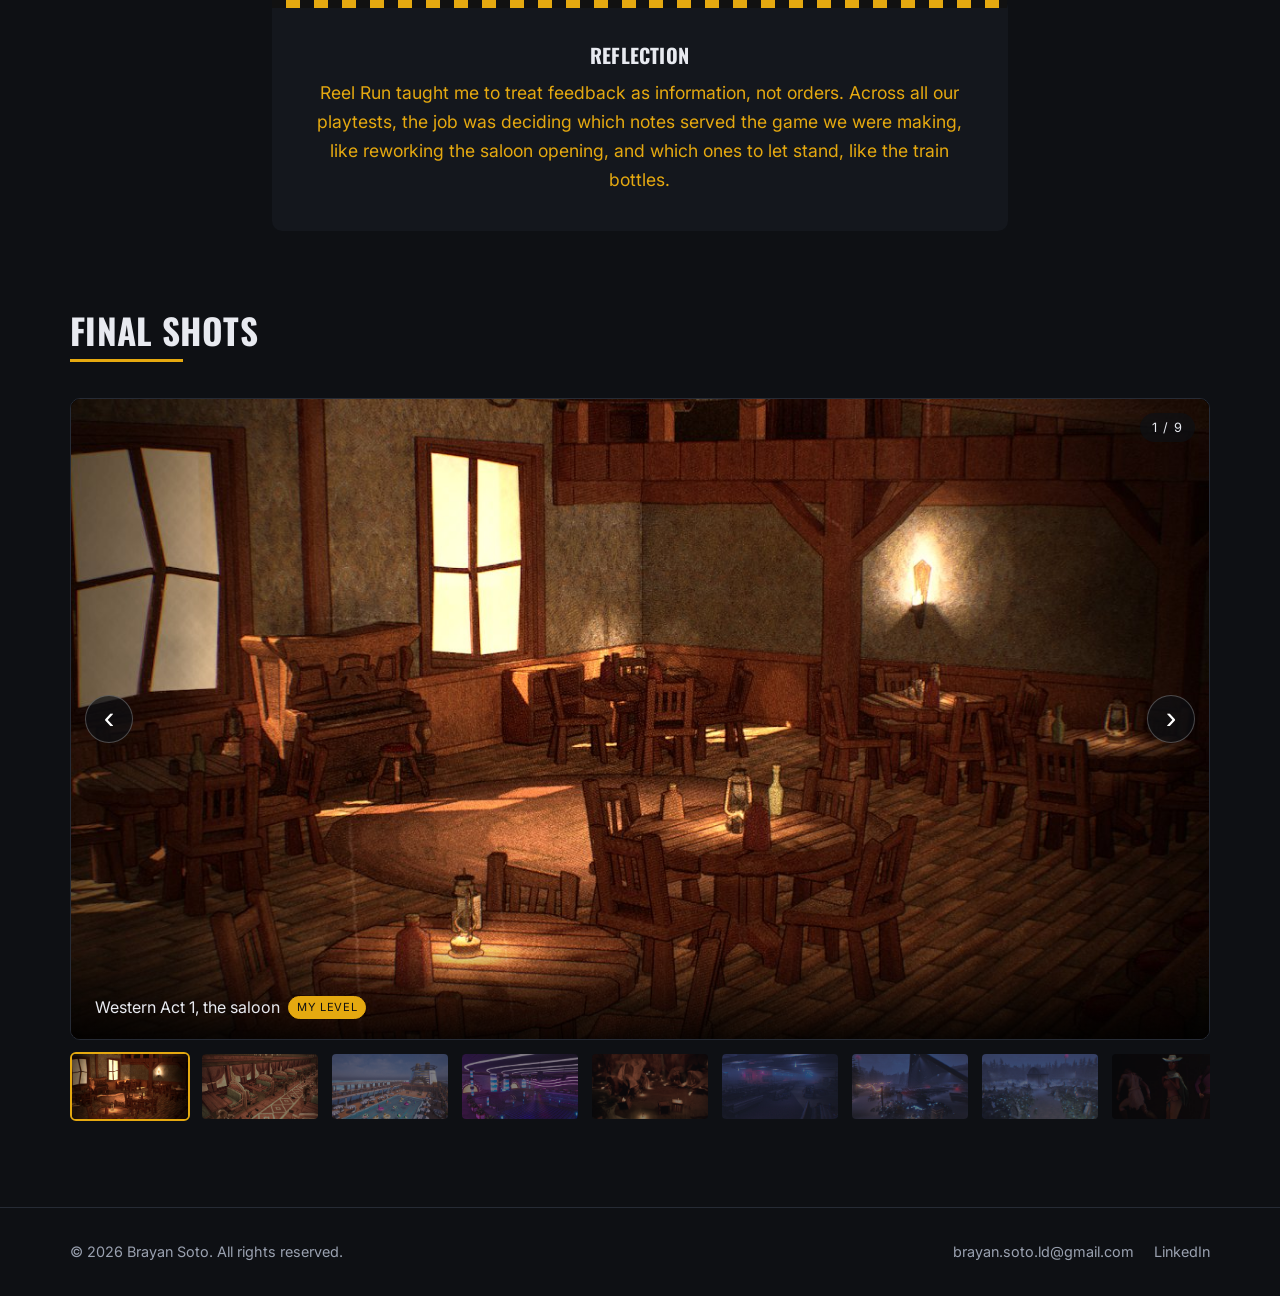
<file: reel-run.html>
<!DOCTYPE html>
<html lang="en">
<head>
    <meta charset="UTF-8">
    <meta name="viewport" content="width=device-width, initial-scale=1.0">
    <meta name="description" content="Reel Run level design process by Brayan Soto: 2D maps, whiteboxes, and shipped levels, plus design documentation from a Steam-released 3D hack-and-slash.">
    
    <meta property="og:title" content="Reel Run | Brayan Soto">
    <meta property="og:description" content="A 3D arcade hack-and-slash where players star in popular movie archetypes.">
    <meta property="og:image" content="https://i.ytimg.com/vi/-vMedCrdwR8/hqdefault.jpg">
    <meta property="og:url" content="https://www.brayanmakesgames.com/reel-run.html">
    <meta property="og:type" content="website">

    <title>Reel Run | Brayan Soto</title>

    <link rel="preconnect" href="https://fonts.googleapis.com">
    <link rel="preconnect" href="https://fonts.gstatic.com" crossorigin>
    <link href="https://fonts.googleapis.com/css2?family=Inter:wght@300;400;600&family=Oswald:wght@500;700&display=swap" rel="stylesheet">
    
    <link rel="icon" href="data:image/svg+xml,%3Csvg xmlns=%27http://www.w3.org/2000/svg%27 viewBox=%270 0 32 32%27%3E%3Crect width=%2732%27 height=%2732%27 rx=%276%27 fill=%27%230a0a0a%27/%3E%3Ctext x=%2716%27 y=%2723%27 font-family=%27Arial%27 font-weight=%27700%27 font-size=%2716%27 fill=%27%234c8dff%27 text-anchor=%27middle%27%3EBS%3C/text%3E%3C/svg%3E">
    <link rel="stylesheet" href="css/styles.css?v=9">
</head>
<body class="film-grain theme-reel">
    <div class="letterbox top"></div>

    <header class="site-header">
        <div class="container header-inner">
            <a href="index.html" class="logo">BRAYAN SOTO</a>
            
            <button class="hamburger" aria-label="Toggle navigation" aria-expanded="false">
                <span class="bar"></span>
                <span class="bar"></span>
                <span class="bar"></span>
            </button>

            <nav class="main-nav">
                <ul class="nav-links">
                    <li><a href="index.html">Home</a></li>
                    <li><a href="projects.html" class="active">Projects</a></li>
                    <li><a href="about.html">About</a></li>
                    <li><a href="contact.html">Contact</a></li>
                </ul>
            </nav>
        </div>
    </header>

    <main class="page-transition project-detail">
        <!-- Trailer -->
        <section class="project-hero">
            <div class="container">
                <div class="video-responsive">
                    <iframe src="https://www.youtube-nocookie.com/embed/-vMedCrdwR8"
                        title="Reel Run Trailer"
                        frameborder="0"
                        loading="lazy"
                        allow="accelerometer; autoplay; clipboard-write; encrypted-media; gyroscope; picture-in-picture"
                        allowfullscreen>
                    </iframe>
                </div>
            </div>
        </section>

        <!-- Header + overview -->
        <section class="section-padding pt-0">
            <div class="container">
                <div class="project-header text-center">
                    <p class="director-slate">NOW SHOWING</p>
                    <h1 class="page-title">Reel Run</h1>
                    <div class="quick-facts">
                        <span class="fact-item"><strong>Studio:</strong> Stardust Studios</span>
                        <span class="fact-item"><strong>Engine:</strong> Unreal Engine 5</span>
                        <span class="fact-item"><strong>Team:</strong> 11 people</span>
                        <span class="fact-item"><strong>Timeline:</strong> Aug 2024 - Jan 2026</span>
                        <span class="fact-item"><strong>Role:</strong> Creative Director &amp; Level Designer</span>
                        <span class="fact-item"><strong>My levels:</strong> Western Acts 1-2, Romance Acts 1-3</span>
                    </div>
                </div>

                <ul class="highlights" aria-label="Highlights">
                    <li><strong>Shipped</strong><span>Free on Steam, April 2025</span></li>
                    <li><strong>89%</strong><span>Positive reviews</span></li>
                    <li><strong>29.8K</strong><span>Players on Steam</span></li>
                    <li><strong>5 Levels</strong><span>Designed and whiteboxed</span></li>
                    <li><strong>100+ Playtests</strong><span>Collected in 16 weeks</span></li>
                </ul>

                <div class="project-content content-grid">
                    <div class="overview-section">
                        <h2>Overview</h2>
                        <p>Reel Run is a 3D arcade hack-and-slash where players star in popular movie archetypes, fighting hordes across three levels (Western, Horror, Romance). Each level is styled after its film genre and era, with its own playable character and destructible environments.</p>
                        <p>After our April 2025 launch, the team worked toward a multiplayer release. I focused on playtesting it, oversaw smaller production tasks, and helped with the team's admin work.</p>
                        <p>This page focuses on how I built my levels, from the first 2D map to the shipped game, and the design documentation I wrote along the way.</p>
                        <div class="btn-row mt-4">
                            <a href="https://store.steampowered.com/app/3554130/Reel_Run/" target="_blank" rel="noopener noreferrer" class="btn btn-primary">Play Free on Steam</a>
                        </div>
                    </div>

                    <div class="role-section">
                        <h2>My Role</h2>
                        <div class="role-block">
                            <h3>Creative Director</h3>
                            <ul>
                                <li>Wrote design docs for our systems, mechanics, and art pipelines.</li>
                                <li>Led the 11-person team and kept everyone working toward the same vision.</li>
                                <li>Ran playtests and iterated on the designs.</li>
                                <li>Directed the marketing materials and the Steam page, which has drawn about 380K impressions and 140K visits.</li>
                            </ul>
                        </div>
                        <div class="role-block mt-4">
                            <h3>Level Designer</h3>
                            <ul>
                                <li>Designed Western Acts 1 and 2 and all three Romance acts.</li>
                                <li>Mapped each space in 2D in Photoshop, whiteboxed it in Unreal, then worked with art on the final pass.</li>
                                <li>My first map, the saloon, became the template the rest of the team followed.</li>
                            </ul>
                        </div>
                    </div>
                </div>

                <nav class="jump-nav" aria-label="On this page">
                    <a href="#process">Process</a>
                    <a href="#train">Train</a>
                    <a href="#romance">Romance</a>
                    <a href="#decisions">Decisions</a>
                    <a href="#documentation">Documentation</a>
                    <a href="#cut-content">Cut Content</a>
                    <a href="#gallery">Final Shots</a>
                </nav>
            </div>
        </section>

        <!-- PROCESS: saloon walkthrough -->
        <section id="process" class="section-padding pt-0">
            <div class="container">
                <p class="eyebrow">Western Act 1 &middot; The Saloon</p>
                <h2 class="section-title">From Map to Finished Level</h2>
                <p class="section-intro">The saloon was the first level I built for Reel Run and our first real test of the game. Every level after it followed the same process.</p>

                <div class="process-steps">
                    <article class="process-step">
                        <div class="step-text">
                            <span class="step-num">01</span>
                            <h3>Plan it in 2D</h3>
                            <p class="step-date">Sep 14-18, 2024</p>
                            <p>I start every level as a top-down map in Photoshop on a grid, with a legend for scale, cover, and where the player and enemies spawn. The saloon went through several versions in four days, opening up the floor so waves of enemies had room to come at the player.</p>
                        </div>
                        <div class="step-media two">
                            <figure class="stage"><img class="zoomable" src="assets/images/reel-run/saloon-map-wip.jpg" alt="First WIP top-down map of the saloon" loading="lazy"><figcaption>First WIP map</figcaption></figure>
                            <figure class="stage"><img class="zoomable" src="assets/images/reel-run/saloon-map-final.jpg" alt="Final saloon map with legend, balcony, and rugs" loading="lazy"><figcaption>Final map</figcaption></figure>
                        </div>
                    </article>

                    <article class="process-step">
                        <div class="step-text">
                            <span class="step-num">02</span>
                            <h3>Review with the team</h3>
                            <p class="step-date">Sep 15, 2024</p>
                            <p>I shared each version in our level design channel. Teammates marked up the map with notes on flow and combat zones, and I folded that feedback into the next revision.</p>
                        </div>
                        <div class="step-media one">
                            <figure class="stage"><img class="zoomable" src="assets/images/reel-run/saloon-map-redlines.jpg" alt="Saloon map with teammate's red and blue markup" loading="lazy"><figcaption>Team markup on my map</figcaption></figure>
                        </div>
                    </article>

                    <article class="process-step">
                        <div class="step-text">
                            <span class="step-num">03</span>
                            <h3>Whitebox in Unreal</h3>
                            <p class="step-date">Sep 18, 2024</p>
                            <p>Next I blocked the map out in 3D with simple shapes to test scale, sightlines, and how combat actually felt in the space before any art was made.</p>
                        </div>
                        <div class="step-media two">
                            <figure class="stage"><img class="zoomable" src="assets/images/reel-run/saloon-whitebox-1.jpg" alt="Gray whitebox of the saloon interior" loading="lazy"><figcaption>Whitebox, player view</figcaption></figure>
                            <figure class="stage"><img class="zoomable" src="assets/images/reel-run/saloon-whitebox-overview.jpg" alt="Overhead view of the saloon whitebox" loading="lazy"><figcaption>Whitebox, overview</figcaption></figure>
                        </div>
                    </article>

                    <article class="process-step">
                        <div class="step-text">
                            <span class="step-num">04</span>
                            <h3>Art and lighting pass</h3>
                            <p class="step-date">Oct-Nov 2024</p>
                            <p>Once the layout was locked, the art team built over the whitebox. I did the first lighting pass to set the mood and keep combat readable, then handed it to our lighting artist for final touches.</p>
                        </div>
                        <div class="step-media two">
                            <figure class="stage"><img class="zoomable" src="assets/images/reel-run/saloon-art-pass.jpg" alt="Saloon during the first art pass" loading="lazy"><figcaption>First art pass <span class="credit">Team art</span></figcaption></figure>
                            <figure class="stage"><video class="loop" src="assets/images/reel-run/clip-saloon-lighting.mp4" poster="assets/images/reel-run/clip-saloon-lighting-poster.jpg" autoplay muted loop playsinline preload="metadata" aria-label="Early lighting test in the saloon"></video><figcaption>Early lighting test</figcaption></figure>
                        </div>
                    </article>

                    <article class="process-step">
                        <div class="step-text">
                            <span class="step-num">05</span>
                            <h3>Ship it</h3>
                            <p class="step-date">Feb 2025</p>
                            <p>Once the foundation was solid, I handed the level off to other designers with clear documentation. That handoff became the standard for every level that followed.</p>
                        </div>
                        <div class="step-media one">
                            <figure class="stage"><img class="zoomable" src="assets/images/reel-run/saloon-final.jpg" alt="Final shipped saloon" loading="lazy"><figcaption>Shipped saloon <span class="credit">Team art</span></figcaption></figure>
                        </div>
                    </article>
                </div>
            </div>
        </section>

        <!-- TRAIN -->
        <section id="train" class="section-padding pt-0">
            <div class="container">
                <p class="eyebrow">Western Act 2</p>
                <h2 class="section-title">The Train</h2>
                <p class="section-intro">Three train cars, each with its own group of enemies: passenger, storage, and luxury. Players fight through each car and follow a critical path to the door at the end of the luxury car.</p>
                <div class="pipeline">
                    <figure class="stage"><span class="stage-label">2D map &middot; Oct 2024</span><img class="zoomable" src="assets/images/reel-run/train-map.jpg" alt="Top-down map of the three train cars" loading="lazy"><figcaption>My map for the three cars</figcaption></figure>
                    <figure class="stage"><span class="stage-label">Blockout &middot; Nov 2024</span><img class="zoomable" src="assets/images/reel-run/train-blockout.jpg" alt="Blockout of the train interior" loading="lazy"><figcaption>Blocked out in Unreal <span class="credit">Team</span></figcaption></figure>
                    <figure class="stage"><span class="stage-label">Art pass &middot; Nov 2024</span><img class="zoomable" src="assets/images/reel-run/train-art.jpg" alt="Train car during the art pass" loading="lazy"><figcaption>Art pass <span class="credit">Team art</span></figcaption></figure>
                    <figure class="stage"><span class="stage-label">Final</span><img class="zoomable" src="assets/images/reel-run-2.jpg" alt="Final train cars" loading="lazy"><figcaption>Shipped level</figcaption></figure>
                </div>
            </div>
        </section>

        <!-- ROMANCE -->
        <section id="romance" class="section-padding pt-0">
            <div class="container">
                <p class="eyebrow">Romance Level &middot; All three acts</p>
                <h2 class="section-title">Pasi&oacute;n en el Mar</h2>
                <p class="section-intro">I designed the whole Romance level, a telenovela set on a cruise ship. Each act went through two rounds of maps before I whiteboxed it.</p>

                <h3 class="pipeline-title">Act 1 &middot; The Pool Deck</h3>
                <p class="pipeline-note">Waves of enemies on the deck. Power boxes turn on spotlights that pull enemies into pose zones, where they freeze mid-pose.</p>
                <div class="pipeline">
                    <figure class="stage"><span class="stage-label">Map v1 &middot; Nov 2024</span><img class="zoomable" src="assets/images/reel-run/deck-map-v1.jpg" alt="First deck map" loading="lazy"><figcaption>First layout</figcaption></figure>
                    <figure class="stage"><span class="stage-label">Map v2 &middot; Jan 2025</span><img class="zoomable" src="assets/images/reel-run/deck-map-v2.jpg" alt="Revised deck map with stage, pose spots, and power boxes" loading="lazy"><figcaption>Added pose zones and power boxes</figcaption></figure>
                    <figure class="stage"><span class="stage-label">Whitebox &middot; Jan 2025</span><img class="zoomable" src="assets/images/reel-run/deck-blockout.jpg" alt="Whitebox of the pool deck" loading="lazy"><figcaption>Whitebox</figcaption></figure>
                    <figure class="stage"><span class="stage-label">Prelit &middot; Jan 2025</span><img class="zoomable" src="assets/images/reel-run/deck-prelit.jpg" alt="Prelit blockout of the deck at sunset" loading="lazy"><figcaption>Prelit for review</figcaption></figure>
                    <figure class="stage"><span class="stage-label">Dressed &middot; Feb 2025</span><img class="zoomable" src="assets/images/reel-run/deck-dressed.jpg" alt="Dressed blockout with stage and props" loading="lazy"><figcaption>Set dressing pass</figcaption></figure>
                    <figure class="stage"><span class="stage-label">Final</span><img class="zoomable" src="assets/images/reel-run-7.jpg" alt="Final cruise ship pool deck" loading="lazy"><figcaption>Shipped level <span class="credit">Team art</span></figcaption></figure>
                </div>

                <h3 class="pipeline-title">Act 2 &middot; The Dining Hall</h3>
                <p class="pipeline-note">Narrow aisles between round tables turn the room into a maze. Enemies dressed as chefs come in waves.</p>
                <div class="pipeline">
                    <figure class="stage"><span class="stage-label">Map v1 &middot; Nov 2024</span><img class="zoomable" src="assets/images/reel-run/dining-map-v1.jpg" alt="First dining hall map" loading="lazy"><figcaption>First layout</figcaption></figure>
                    <figure class="stage"><span class="stage-label">Map v2 &middot; Jan 2025</span><img class="zoomable" src="assets/images/reel-run/dining-map-v2.jpg" alt="Revised dining hall map with stage and pose zones" loading="lazy"><figcaption>Added a stage and pose zones</figcaption></figure>
                    <figure class="stage"><span class="stage-label">Blockout &middot; Jan 2025</span><img class="zoomable" src="assets/images/reel-run/dining-blockout.jpg" alt="Blocked out and prelit dining hall" loading="lazy"><figcaption>Blocked out and prelit</figcaption></figure>
                </div>

                <h3 class="pipeline-title">Act 3 &middot; The Club Boss Fight</h3>
                <p class="pipeline-note">The boss, Ignacio, copies the player's moves while the dance floor lights up tiles in sequence. Lit tiles are electrified.</p>
                <div class="pipeline">
                    <figure class="stage"><span class="stage-label">Map v1 &middot; Nov 2024</span><img class="zoomable" src="assets/images/reel-run/club-map-v1.jpg" alt="First club map" loading="lazy"><figcaption>First layout</figcaption></figure>
                    <figure class="stage"><span class="stage-label">Map v2 &middot; Jan 2025</span><img class="zoomable" src="assets/images/reel-run/club-map-v2.jpg" alt="Revised club map with dance floor and bar" loading="lazy"><figcaption>Dance floor arena</figcaption></figure>
                    <figure class="stage"><span class="stage-label">Prototype &middot; Feb 2025</span><video class="loop" src="assets/images/reel-run/clip-dancefloor-test.mp4" poster="assets/images/reel-run/clip-dancefloor-test-poster.jpg" autoplay muted loop playsinline preload="metadata" aria-label="Prototype of the light-up dance floor tiles"></video><figcaption>Tile attack prototype <span class="credit">Programmed by team</span></figcaption></figure>
                    <figure class="stage"><span class="stage-label">Art pass &middot; Mar 2025</span><img class="zoomable" src="assets/images/reel-run/club-art.jpg" alt="Neon club during the art pass" loading="lazy"><figcaption>Art pass <span class="credit">Team art</span></figcaption></figure>
                    <figure class="stage"><span class="stage-label">Final</span><img class="zoomable" src="assets/images/reel-run-8.jpg" alt="Final Romance boss room" loading="lazy"><figcaption>Shipped level</figcaption></figure>
                </div>
            </div>
        </section>

        <!-- DESIGN DECISIONS -->
        <section id="decisions" class="section-padding pt-0">
            <div class="container">
                <p class="eyebrow">Iteration</p>
                <h2 class="section-title">Design Decisions</h2>
                <p class="section-intro">The problems we hit and how I handled them. Some feedback changed the game, and some I chose not to act on.</p>
                <div class="decisions">
                    <div class="dtabs" role="tablist" aria-label="Design decisions">
                        <button class="dtab active" type="button" role="tab" id="dtab-saloon" aria-controls="dpanel-saloon" aria-selected="true"><span class="dtab-num">01</span>Saloon opening</button>
                        <button class="dtab" type="button" role="tab" id="dtab-train" aria-controls="dpanel-train" aria-selected="false" tabindex="-1"><span class="dtab-num">02</span>Train bottles</button>
                        <button class="dtab" type="button" role="tab" id="dtab-pose" aria-controls="dpanel-pose" aria-selected="false" tabindex="-1"><span class="dtab-num">03</span>Pose zones</button>
                        <button class="dtab" type="button" role="tab" id="dtab-ignacio" aria-controls="dpanel-ignacio" aria-selected="false" tabindex="-1"><span class="dtab-num">04</span>Ignacio</button>
                        <button class="dtab" type="button" role="tab" id="dtab-look" aria-controls="dpanel-look" aria-selected="false" tabindex="-1"><span class="dtab-num">05</span>90s look</button>
                        <button class="dtab" type="button" role="tab" id="dtab-playtest" aria-controls="dpanel-playtest" aria-selected="false" tabindex="-1"><span class="dtab-num">06</span>Playtesting</button>
                    </div>
                    <div class="dpanel" role="tabpanel" id="dpanel-saloon" aria-labelledby="dtab-saloon">
                        <figure class="dpanel-media"><img class="zoomable" src="assets/images/reel-run/saloon-final.jpg" alt="The shipped saloon" loading="lazy"></figure>
                        <div class="dpanel-text">
                            <span class="stage-label">Western Act 1</span>
                            <h3>Gunmen on the balcony force players to move.</h3>
                            <div class="dpanel-row"><span class="dc-label">The problem</span><p>Enemies lined up from one spot while players stood still, and the opening felt slow.</p></div>
                            <div class="dpanel-row"><span class="dc-label">What I did</span><p>I rebuilt the opening as a showdown with gunmen shooting down from above. Taking fire makes players move, and moving is how they find the breakable props.</p></div>
                        </div>
                    </div>
                    <div class="dpanel" role="tabpanel" id="dpanel-train" aria-labelledby="dtab-train" hidden>
                        <figure class="dpanel-media"><img class="zoomable" src="assets/images/reel-run-2.jpg" alt="The shipped train cars" loading="lazy"></figure>
                        <div class="dpanel-text">
                            <span class="stage-label">Western Act 2</span>
                            <h3>Not every playtest note should change the game.</h3>
                            <div class="dpanel-row"><span class="dc-label">The problem</span><p>A playtester cleared a whole train car by throwing bottles from the next car over.</p></div>
                            <div class="dpanel-row"><span class="dc-label">What I did</span><p>We kept it. The fast pace already carries the level, a fix would have broken the flow, and skipping a fight that way is the player's choice, not a bug.</p></div>
                        </div>
                    </div>
                    <div class="dpanel" role="tabpanel" id="dpanel-pose" aria-labelledby="dtab-pose" hidden>
                        <figure class="dpanel-media"><img class="zoomable" src="assets/images/reel-run/deck-dressed.jpg" alt="The pool deck with its stage and spotlights" loading="lazy"></figure>
                        <div class="dpanel-text">
                            <span class="stage-label">Romance Acts 1-2</span>
                            <h3>Every film gets its own mechanic.</h3>
                            <div class="dpanel-row"><span class="dc-label">The problem</span><p>Each film needed to play differently, not just look different.</p></div>
                            <div class="dpanel-row"><span class="dc-label">What I did</span><p>Power boxes switch on spotlights that pull enemies into pose zones, where they freeze mid-pose. The Romance hero fights in poses, so the level speaks the same language as the character.</p></div>
                        </div>
                    </div>
                    <div class="dpanel" role="tabpanel" id="dpanel-ignacio" aria-labelledby="dtab-ignacio" hidden>
                        <figure class="dpanel-media"><img class="zoomable" src="assets/images/reel-run-8.jpg" alt="The club boss arena" loading="lazy"></figure>
                        <div class="dpanel-text">
                            <span class="stage-label">Romance Act 3</span>
                            <h3>The final boss is your twin brother.</h3>
                            <div class="dpanel-row"><span class="dc-label">The problem</span><p>The last fight needed to feel personal to the telenovela.</p></div>
                            <div class="dpanel-row"><span class="dc-label">What I did</span><p>Ignacio is the hero's twin and copies the player's moves. It's a classic telenovela twist, and it lets the club itself tell the story.</p></div>
                        </div>
                    </div>
                    <div class="dpanel" role="tabpanel" id="dpanel-look" aria-labelledby="dtab-look" hidden>
                        <figure class="dpanel-media"><img class="zoomable" src="assets/images/reel-run/club-art.jpg" alt="The Romance club with its hazy 90s lighting" loading="lazy"></figure>
                        <div class="dpanel-text">
                            <span class="stage-label">My biggest call</span>
                            <h3>I scrapped the brushstroke look for 90s haze.</h3>
                            <div class="dpanel-row"><span class="dc-label">The problem</span><p>The Romance level used a brushstroke shader that didn't fit the genre.</p></div>
                            <div class="dpanel-row"><span class="dc-label">What I did</span><p>As creative director, I replaced it with a hazy, dreamy 90s look that matches the telenovelas the level parodies. It was my biggest decision on the project.</p></div>
                        </div>
                    </div>
                    <div class="dpanel" role="tabpanel" id="dpanel-playtest" aria-labelledby="dtab-playtest" hidden>
                        <figure class="dpanel-media"><img class="zoomable" src="assets/images/reel-run/doc-playtest-notes.jpg" alt="Playtest notes from January 2025" loading="lazy"></figure>
                        <div class="dpanel-text">
                            <span class="stage-label">Creative director</span>
                            <h3>100+ playtest responses in 16 weeks.</h3>
                            <div class="dpanel-row"><span class="dc-label">The problem</span><p>Feedback was scattered across chats and notes.</p></div>
                            <div class="dpanel-row"><span class="dc-label">What I did</span><p>We added a feedback button to the main menu that fed one shared sheet. It brought in 7 to 10 responses a week, a steady stream of notes the team reviewed together.</p></div>
                        </div>
                    </div>
                </div>
            </div>
        </section>

        <!-- DOCUMENTATION -->
        <section id="documentation" class="section-padding pt-0">
            <div class="container">
                <p class="eyebrow">Creative Director</p>
                <h2 class="section-title">Documentation</h2>
                <p class="section-intro">As creative director, I developed our design documentation so an 11-person team could build from the same plan. These are excerpts from the GDD and our team channels.</p>
                <p class="section-intro">I also built the map template every designer used for the GDD: one grid, one legend, one layout, so every level map reads the same way.</p>

                <a class="gdd-card" href="assets/docs/Reel_Run_GDD.pdf" target="_blank" rel="noopener">
                    <div class="gdd-thumbs">
                        <img src="assets/images/reel-run/gdd-cover.jpg" alt="First page of the Reel Run GDD" loading="lazy">
                        <img src="assets/images/reel-run/gdd-page.jpg" alt="Western Act 1 saloon map page from the GDD" loading="lazy">
                    </div>
                    <div class="gdd-info">
                        <span class="stage-label">Game Design Document &middot; PDF</span>
                        <h3>Reel Run GDD</h3>
                        <p>Systems, combat and combo design, scoring, controls, UI, characters, and act-by-act breakdowns of every level with maps.</p>
                        <span class="btn btn-primary">Read the GDD</span>
                    </div>
                </a>

                <h3 class="doc-title">Level maps from the GDD</h3>
                <p class="doc-note">All drawn on the shared template I made for the team.</p>
                <div class="doc-grid">
                    <figure class="doc-card"><img class="zoomable" src="assets/images/reel-run/gdd-saloon-map.jpg" alt="GDD map: Act 1 Saloon" loading="lazy"><figcaption>Western Act 1: Saloon</figcaption></figure>
                    <figure class="doc-card"><img class="zoomable" src="assets/images/reel-run/gdd-train-map.jpg" alt="GDD map: Act 2 Train" loading="lazy"><figcaption>Western Act 2: Train</figcaption></figure>
                    <figure class="doc-card"><img class="zoomable" src="assets/images/reel-run/gdd-deck-map.jpg" alt="GDD map: Romance Act 1" loading="lazy"><figcaption>Romance Act 1: Pool Deck</figcaption></figure>
                    <figure class="doc-card"><img class="zoomable" src="assets/images/reel-run/gdd-dining-map.jpg" alt="GDD map: Romance Act 2" loading="lazy"><figcaption>Romance Act 2: Dining Hall</figcaption></figure>
                    <figure class="doc-card"><img class="zoomable" src="assets/images/reel-run/gdd-club-map.jpg" alt="GDD map: Romance Act 3" loading="lazy"><figcaption>Romance Act 3: Club <span class="credit">Revised with team</span></figcaption></figure>
                </div>

                <h3 class="doc-title">Game flow and UX</h3>
                <div class="doc-grid">
                    <figure class="doc-card"><img class="zoomable" src="assets/images/reel-run/doc-game-flow.jpg" alt="Flow chart of the Western level acts" loading="lazy"><figcaption>Level flow: Saloon to Train to Cave Boss</figcaption></figure>
                    <figure class="doc-card"><img class="zoomable" src="assets/images/reel-run/doc-frontend-flow.jpg" alt="Flow chart of the menus and level select" loading="lazy"><figcaption>Front-end flow</figcaption></figure>
                    <figure class="doc-card"><img class="zoomable" src="assets/images/reel-run/gdd-hud.jpg" alt="Annotated HUD breakdown" loading="lazy"><figcaption>HUD breakdown</figcaption></figure>
                    <figure class="doc-card"><img class="zoomable" src="assets/images/reel-run/doc-controller.jpg" alt="Controller layout diagram" loading="lazy"><figcaption>Controller layout</figcaption></figure>
                    <figure class="doc-card"><img class="zoomable" src="assets/images/reel-run/gdd-controls-keyboard.jpg" alt="Keyboard and mouse controls diagram" loading="lazy"><figcaption>Keyboard and mouse</figcaption></figure>
                    <figure class="doc-card"><img class="zoomable" src="assets/images/reel-run/doc-review-score.jpg" alt="Mockup of the end-of-level film critic score" loading="lazy"><figcaption>Film critic score mockup</figcaption></figure>
                </div>

            </div>
        </section>

        <!-- CUT CONTENT -->
        <section id="cut-content" class="section-padding pt-0">
            <div class="container">
                <p class="eyebrow">Cut Content</p>
                <h2 class="section-title">Sci-Fi Spaceship</h2>
                <p class="section-intro">A sci-fi level I mapped and whiteboxed in June 2025. It spans three floors with objectives like a fuel pod and computer terminals. It was cut and never made it into the game, but it shows the same map-to-whitebox process on a vertical, multi-floor space.</p>
                <div class="pipeline">
                    <figure class="stage"><span class="stage-label">2D map</span><img class="zoomable" src="assets/images/reel-run/scifi-map.jpg" alt="Three-floor map of the spaceship level" loading="lazy"><figcaption>Three-floor layout</figcaption></figure>
                    <figure class="stage"><span class="stage-label">Whitebox</span><img class="zoomable" src="assets/images/reel-run/scifi-whitebox-1.jpg" alt="Whitebox of the spaceship hub" loading="lazy"><figcaption>Hub room</figcaption></figure>
                    <figure class="stage"><span class="stage-label">Whitebox</span><img class="zoomable" src="assets/images/reel-run/scifi-whitebox-2.jpg" alt="Overhead whitebox of floor two" loading="lazy"><figcaption>Floor two overview</figcaption></figure>
                    <figure class="stage"><span class="stage-label">Playthrough</span><video class="loop" src="assets/images/reel-run/clip-scifi-whitebox.mp4" poster="assets/images/reel-run/clip-scifi-whitebox-poster.jpg" autoplay muted loop playsinline preload="metadata" aria-label="Playthrough of the spaceship whitebox"></video><figcaption>Whitebox playthrough</figcaption></figure>
                </div>
            </div>
        </section>

        <!-- REFLECTION -->
        <section class="section-padding pt-0">
            <div class="container">
                <div class="reflection-section text-center">
                    <h3>Reflection</h3>
                    <p class="accent-text">Reel Run taught me to treat feedback as information, not orders. Across all our playtests, the job was deciding which notes served the game we were making, like reworking the saloon opening, and which ones to let stand, like the train bottles.</p>
                </div>
            </div>
        </section>

        <!-- FINAL SHOTS -->
        <section id="gallery" class="section-padding pt-0">
            <div class="container">
                <h2 class="section-title">Final Shots</h2>
                <div class="carousel" aria-roledescription="carousel" aria-label="Final shots from Reel Run">
                    <div class="carousel-stage">
                        <div class="carousel-track">
                        <figure class="carousel-slide">
                            <img src="assets/images/reel-run-1.jpg" alt="Western Level Act 1" loading="eager">
                            <figcaption>Western Act 1, the saloon <span class="credit mine">My level</span></figcaption>
                        </figure>
                        <figure class="carousel-slide" aria-hidden="true">
                            <img src="assets/images/reel-run-2.jpg" alt="Western Act 2 train cars" loading="lazy">
                            <figcaption>Western Act 2, the train <span class="credit mine">My level</span></figcaption>
                        </figure>
                        <figure class="carousel-slide" aria-hidden="true">
                            <img src="assets/images/reel-run-7.jpg" alt="Romance level cruise ship" loading="lazy">
                            <figcaption>Romance Act 1, the pool deck <span class="credit mine">My level</span></figcaption>
                        </figure>
                        <figure class="carousel-slide" aria-hidden="true">
                            <img src="assets/images/reel-run-8.jpg" alt="Romance boss room" loading="lazy">
                            <figcaption>Romance Act 3, the club boss room <span class="credit mine">My level</span></figcaption>
                        </figure>
                        <figure class="carousel-slide" aria-hidden="true">
                            <img src="assets/images/reel-run-3.jpg" alt="Western boss room" loading="lazy">
                            <figcaption>Western Act 3, the cave boss room</figcaption>
                        </figure>
                        <figure class="carousel-slide" aria-hidden="true">
                            <img src="assets/images/reel-run-4.jpg" alt="Horror level mess hall" loading="lazy">
                            <figcaption>Horror level, the mess hall</figcaption>
                        </figure>
                        <figure class="carousel-slide" aria-hidden="true">
                            <img src="assets/images/reel-run-5.jpg" alt="Horror theater" loading="lazy">
                            <figcaption>Horror level, the theater</figcaption>
                        </figure>
                        <figure class="carousel-slide" aria-hidden="true">
                            <img src="assets/images/reel-run-6.jpg" alt="Horror cemetery boss" loading="lazy">
                            <figcaption>Horror level, the cemetery boss</figcaption>
                        </figure>
                        <figure class="carousel-slide" aria-hidden="true">
                            <img src="assets/images/reel-run-9.jpg" alt="Character select carousel" loading="lazy">
                            <figcaption>Character select</figcaption>
                        </figure>
                        </div>
                        <button class="carousel-btn prev" type="button" aria-label="Previous image">&#8249;</button>
                        <button class="carousel-btn next" type="button" aria-label="Next image">&#8250;</button>
                        <span class="carousel-count" aria-live="polite">1 / 9</span>
                    </div>
                    <div class="carousel-thumbs">
                        <button class="carousel-thumb active" type="button" aria-label="Show image 1: Western Level Act 1"><img src="assets/images/reel-run-1.jpg" alt="" loading="lazy"></button>
                        <button class="carousel-thumb" type="button" aria-label="Show image 2: Western Act 2 train cars"><img src="assets/images/reel-run-2.jpg" alt="" loading="lazy"></button>
                        <button class="carousel-thumb" type="button" aria-label="Show image 3: Romance level cruise ship"><img src="assets/images/reel-run-7.jpg" alt="" loading="lazy"></button>
                        <button class="carousel-thumb" type="button" aria-label="Show image 4: Romance boss room"><img src="assets/images/reel-run-8.jpg" alt="" loading="lazy"></button>
                        <button class="carousel-thumb" type="button" aria-label="Show image 5: Western boss room"><img src="assets/images/reel-run-3.jpg" alt="" loading="lazy"></button>
                        <button class="carousel-thumb" type="button" aria-label="Show image 6: Horror level mess hall"><img src="assets/images/reel-run-4.jpg" alt="" loading="lazy"></button>
                        <button class="carousel-thumb" type="button" aria-label="Show image 7: Horror theater"><img src="assets/images/reel-run-5.jpg" alt="" loading="lazy"></button>
                        <button class="carousel-thumb" type="button" aria-label="Show image 8: Horror cemetery boss"><img src="assets/images/reel-run-6.jpg" alt="" loading="lazy"></button>
                        <button class="carousel-thumb" type="button" aria-label="Show image 9: Character select carousel"><img src="assets/images/reel-run-9.jpg" alt="" loading="lazy"></button>
                    </div>
                </div>
            </div>
        </section>
    </main>

    <footer class="site-footer">
        <div class="container footer-inner">
            <p>&copy; 2026 Brayan Soto. All rights reserved.</p>
            <div class="footer-links">
                <a href="mailto:brayan.soto.ld@gmail.com">brayan.soto.ld@gmail.com</a>
                <a href="https://www.linkedin.com/in/brayandsoto" target="_blank" rel="noopener noreferrer">LinkedIn</a>
            </div>
        </div>
    </footer>

    <div class="letterbox bottom"></div>

    <script src="js/main.js?v=9"></script>
</body>
</html>
</file>
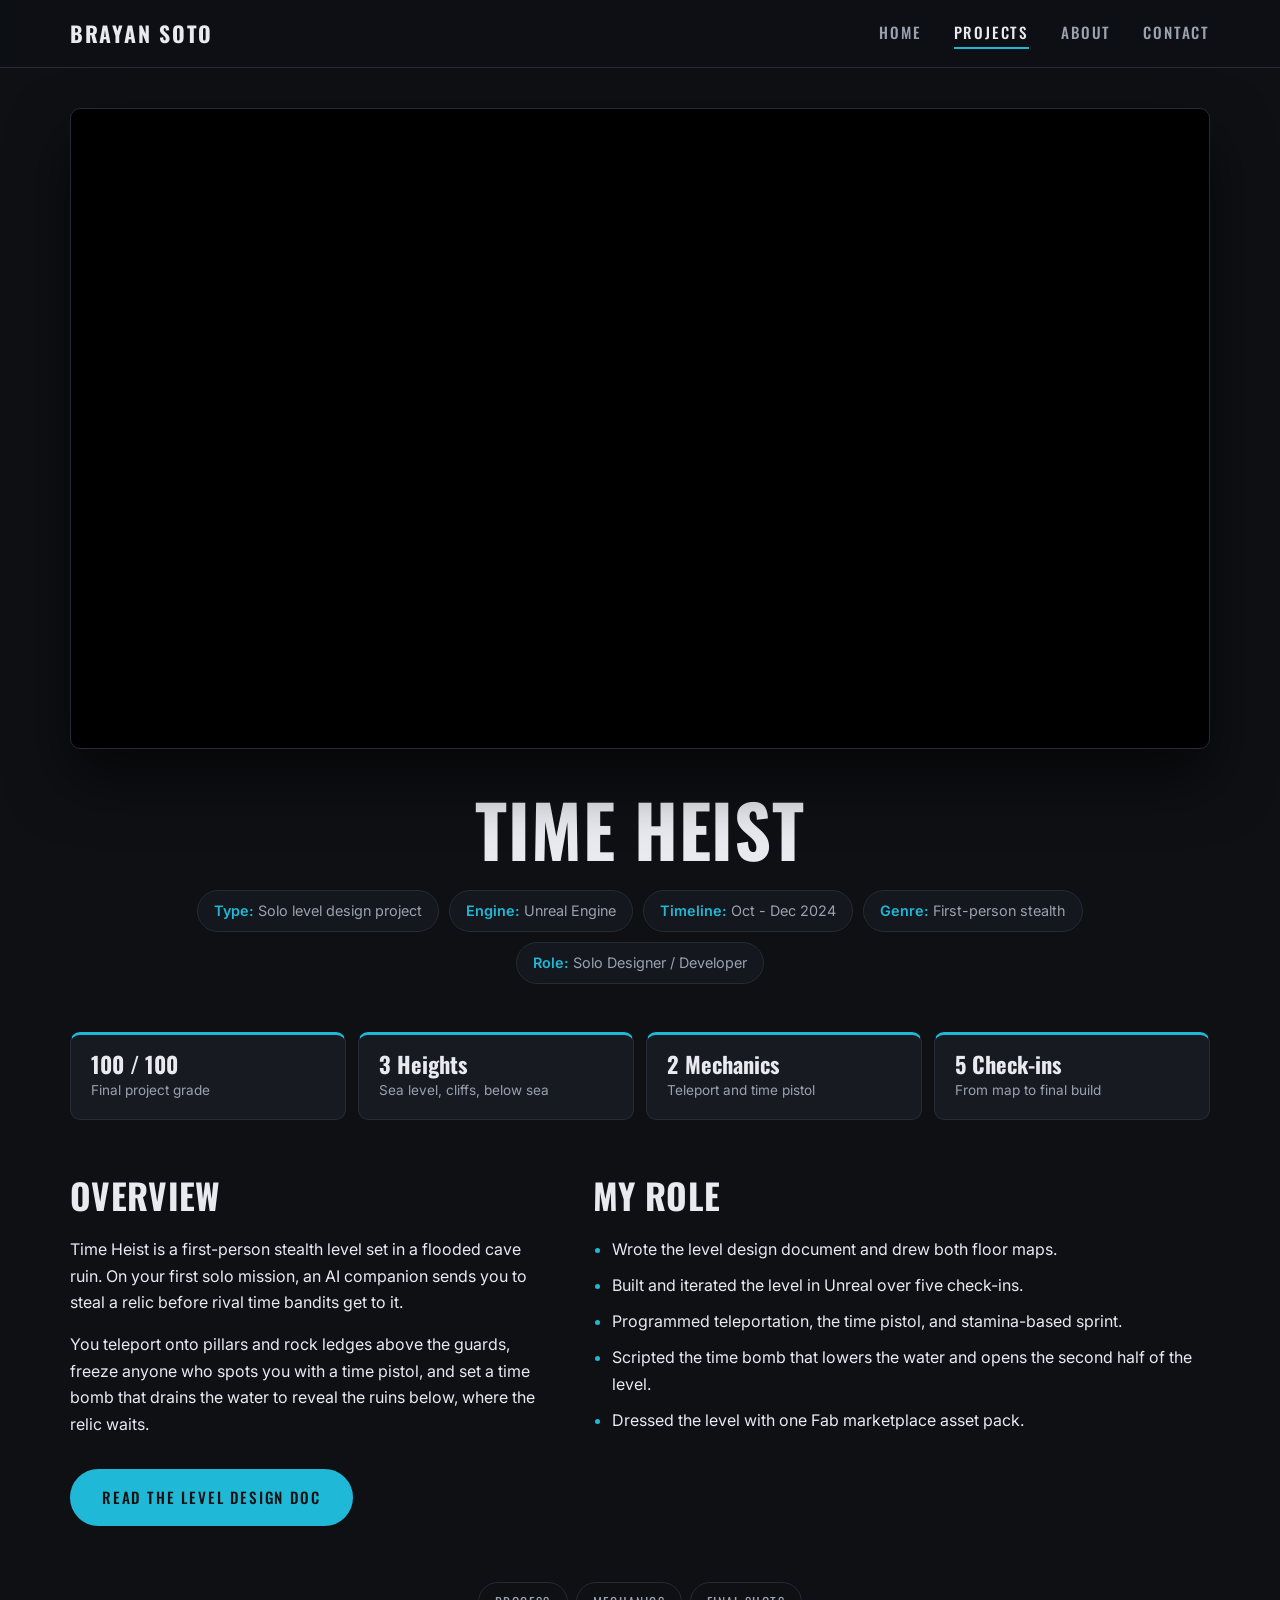
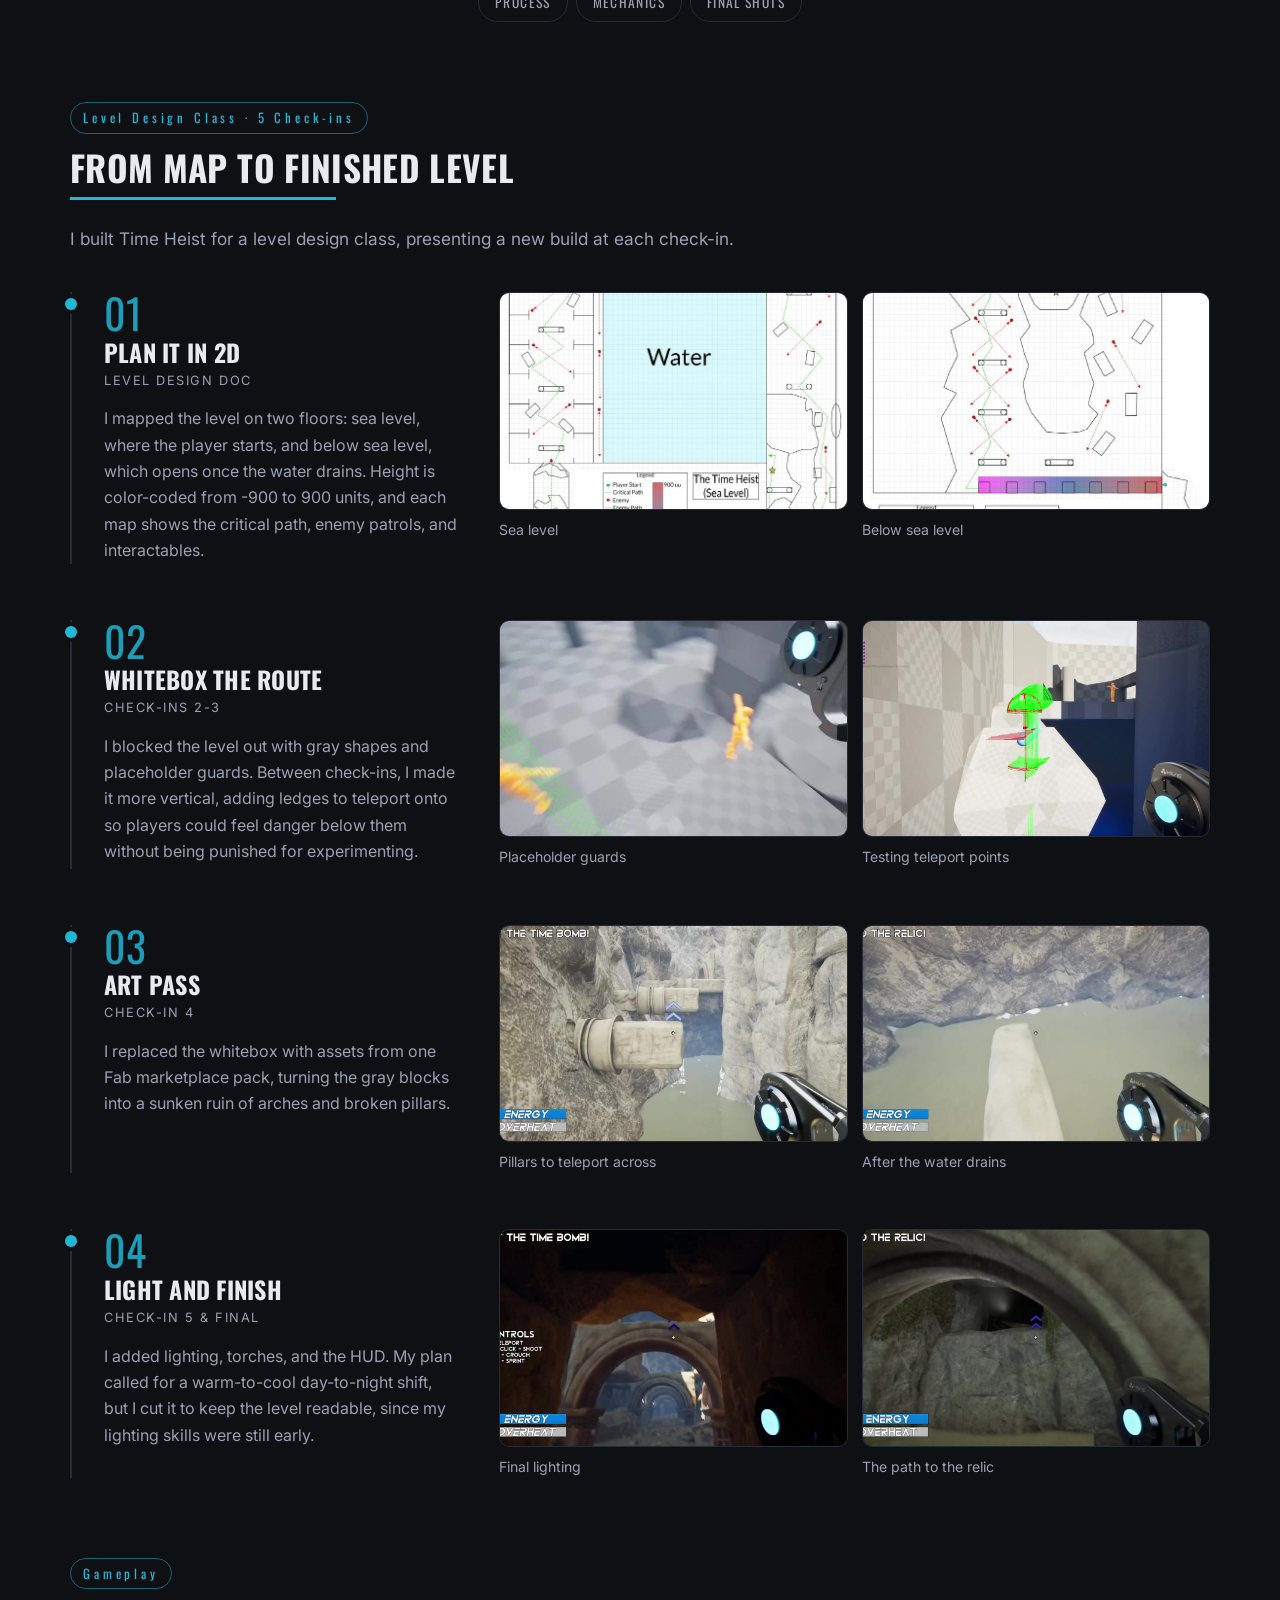
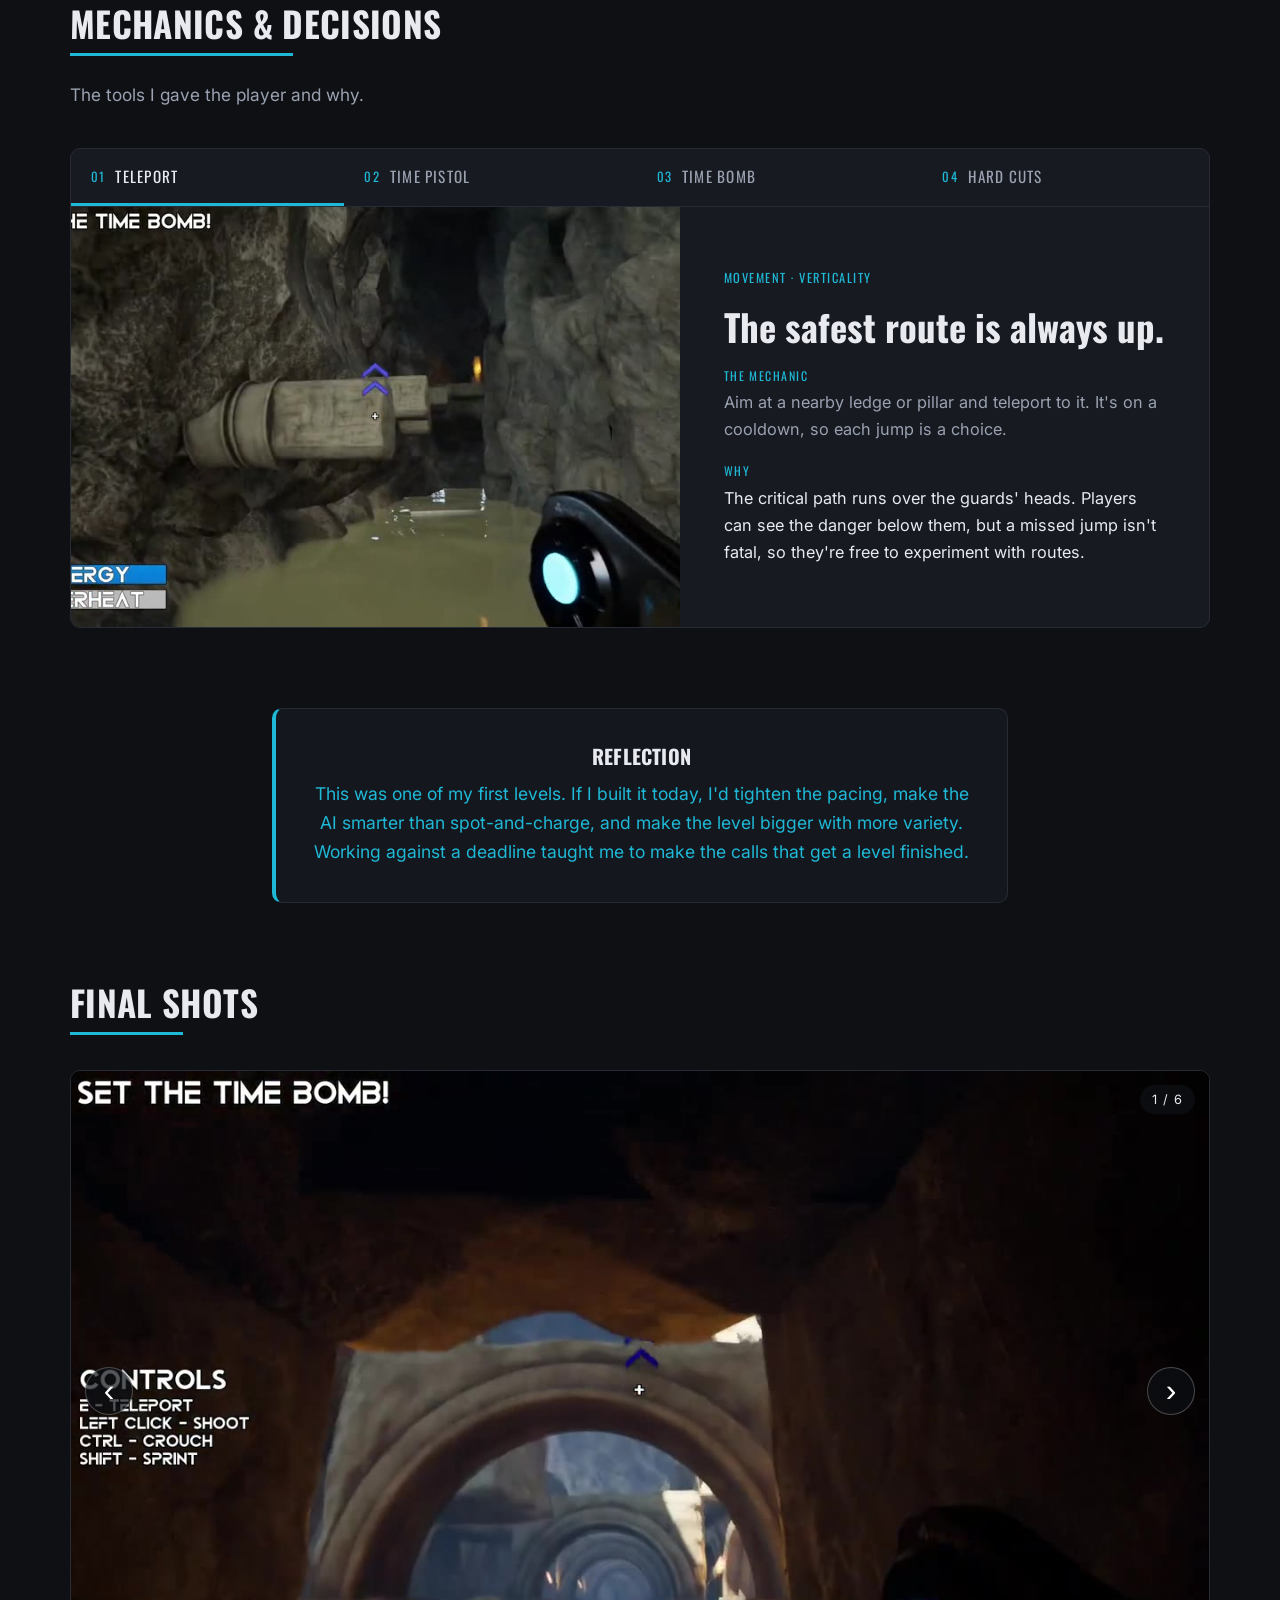
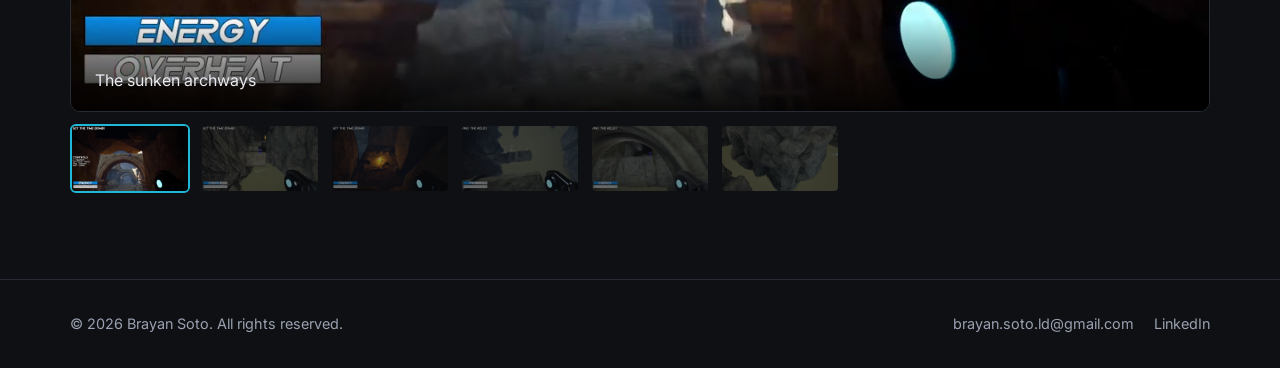
<file: time-heist.html>
<!DOCTYPE html>
<html lang="en">
<head>
    <meta charset="UTF-8">
    <meta name="viewport" content="width=device-width, initial-scale=1.0">
    <meta name="description" content="Time Heist: a solo first-person stealth level by Brayan Soto, from level design doc to whitebox to final build in Unreal Engine.">
    
    <meta property="og:title" content="Time Heist | Brayan Soto">
    <meta property="og:description" content="A short first-person experience in a ruined, tide-swallowed city.">
    <meta property="og:image" content="https://i.ytimg.com/vi/0K2UaAoMzKA/hqdefault.jpg">
    <meta property="og:url" content="https://www.brayanmakesgames.com/time-heist.html">
    <meta property="og:type" content="website">

    <title>Time Heist | Brayan Soto</title>

    <link rel="preconnect" href="https://fonts.googleapis.com">
    <link rel="preconnect" href="https://fonts.gstatic.com" crossorigin>
    <link href="https://fonts.googleapis.com/css2?family=Inter:wght@300;400;600&family=Oswald:wght@500;700&display=swap" rel="stylesheet">
    
    <link rel="icon" href="data:image/svg+xml,%3Csvg xmlns=%27http://www.w3.org/2000/svg%27 viewBox=%270 0 32 32%27%3E%3Crect width=%2732%27 height=%2732%27 rx=%276%27 fill=%27%230a0a0a%27/%3E%3Ctext x=%2716%27 y=%2723%27 font-family=%27Arial%27 font-weight=%27700%27 font-size=%2716%27 fill=%27%234c8dff%27 text-anchor=%27middle%27%3EBS%3C/text%3E%3C/svg%3E">
    <link rel="stylesheet" href="css/styles.css?v=9">
</head>
<body class="theme-time">
    <div class="letterbox top"></div>

    <header class="site-header">
        <div class="container header-inner">
            <a href="index.html" class="logo">BRAYAN SOTO</a>
            
            <button class="hamburger" aria-label="Toggle navigation" aria-expanded="false">
                <span class="bar"></span>
                <span class="bar"></span>
                <span class="bar"></span>
            </button>

            <nav class="main-nav">
                <ul class="nav-links">
                    <li><a href="index.html">Home</a></li>
                    <li><a href="projects.html" class="active">Projects</a></li>
                    <li><a href="about.html">About</a></li>
                    <li><a href="contact.html">Contact</a></li>
                </ul>
            </nav>
        </div>
    </header>

    <main class="page-transition project-detail">
        <section class="project-hero">
            <div class="container">
                <div class="video-responsive">
                    <iframe src="https://www.youtube-nocookie.com/embed/0K2UaAoMzKA"
                        title="Time Heist Trailer"
                        frameborder="0"
                        loading="lazy"
                        allow="accelerometer; autoplay; clipboard-write; encrypted-media; gyroscope; picture-in-picture"
                        allowfullscreen>
                    </iframe>
                </div>
            </div>
        </section>

        <section class="section-padding pt-0">
            <div class="container">
                <div class="project-header text-center">
                    <h1 class="page-title">Time Heist</h1>
                    <div class="quick-facts">
                        <span class="fact-item"><strong>Type:</strong> Solo level design project</span>
                        <span class="fact-item"><strong>Engine:</strong> Unreal Engine</span>
                        <span class="fact-item"><strong>Timeline:</strong> Oct - Dec 2024</span>
                        <span class="fact-item"><strong>Genre:</strong> First-person stealth</span>
                        <span class="fact-item"><strong>Role:</strong> Solo Designer / Developer</span>
                    </div>
                </div>

                <ul class="highlights" aria-label="Highlights">
                    <li><strong>100 / 100</strong><span>Final project grade</span></li>
                    <li><strong>3 Heights</strong><span>Sea level, cliffs, below sea</span></li>
                    <li><strong>2 Mechanics</strong><span>Teleport and time pistol</span></li>
                    <li><strong>5 Check-ins</strong><span>From map to final build</span></li>
                </ul>

                <div class="project-content content-grid">
                    <div class="overview-section">
                        <h2>Overview</h2>
                        <p>Time Heist is a first-person stealth level set in a flooded cave ruin. On your first solo mission, an AI companion sends you to steal a relic before rival time bandits get to it.</p>
                        <p>You teleport onto pillars and rock ledges above the guards, freeze anyone who spots you with a time pistol, and set a time bomb that drains the water to reveal the ruins below, where the relic waits.</p>
                        <div class="btn-row mt-4">
                            <a href="assets/docs/Time_Heist_LDD.pdf" target="_blank" rel="noopener" class="btn btn-primary">Read the Level Design Doc</a>
                        </div>
                    </div>

                    <div class="role-section">
                        <h2>My Role</h2>
                        <div class="role-block">
                            <ul>
                                <li>Wrote the level design document and drew both floor maps.</li>
                                <li>Built and iterated the level in Unreal over five check-ins.</li>
                                <li>Programmed teleportation, the time pistol, and stamina-based sprint.</li>
                                <li>Scripted the time bomb that lowers the water and opens the second half of the level.</li>
                                <li>Dressed the level with one Fab marketplace asset pack.</li>
                            </ul>
                        </div>
                    </div>
                </div>

                <nav class="jump-nav" aria-label="On this page">
                    <a href="#process">Process</a>
                    <a href="#mechanics">Mechanics</a>
                    <a href="#gallery">Final Shots</a>
                </nav>
            </div>
        </section>

        <!-- PROCESS -->
        <section id="process" class="section-padding pt-0">
            <div class="container">
                <p class="eyebrow">Level Design Class &middot; 5 Check-ins</p>
                <h2 class="section-title">From Map to Finished Level</h2>
                <p class="section-intro">I built Time Heist for a level design class, presenting a new build at each check-in.</p>

                <div class="process-steps">
                    <article class="process-step">
                        <div class="step-text">
                            <span class="step-num">01</span>
                            <h3>Plan it in 2D</h3>
                            <p class="step-date">Level design doc</p>
                            <p>I mapped the level on two floors: sea level, where the player starts, and below sea level, which opens once the water drains. Height is color-coded from -900 to 900 units, and each map shows the critical path, enemy patrols, and interactables.</p>
                        </div>
                        <div class="step-media two">
                            <figure class="stage"><img class="zoomable" src="assets/images/th/map-sea.jpg" alt="Sea level map with critical path and enemy patrols" loading="lazy"><figcaption>Sea level</figcaption></figure>
                            <figure class="stage"><img class="zoomable" src="assets/images/th/map-below.jpg" alt="Below sea level map leading to the relic" loading="lazy"><figcaption>Below sea level</figcaption></figure>
                        </div>
                    </article>

                    <article class="process-step">
                        <div class="step-text">
                            <span class="step-num">02</span>
                            <h3>Whitebox the route</h3>
                            <p class="step-date">Check-ins 2-3</p>
                            <p>I blocked the level out with gray shapes and placeholder guards. Between check-ins, I made it more vertical, adding ledges to teleport onto so players could feel danger below them without being punished for experimenting.</p>
                        </div>
                        <div class="step-media two">
                            <figure class="stage"><img class="zoomable" src="assets/images/th/wb-enemies.jpg" alt="Whitebox with placeholder guards" loading="lazy"><figcaption>Placeholder guards</figcaption></figure>
                            <figure class="stage"><img class="zoomable" src="assets/images/th/wb-teleport.jpg" alt="Whitebox teleport target on a rock ledge" loading="lazy"><figcaption>Testing teleport points</figcaption></figure>
                        </div>
                    </article>

                    <article class="process-step">
                        <div class="step-text">
                            <span class="step-num">03</span>
                            <h3>Art pass</h3>
                            <p class="step-date">Check-in 4</p>
                            <p>I replaced the whitebox with assets from one Fab marketplace pack, turning the gray blocks into a sunken ruin of arches and broken pillars.</p>
                        </div>
                        <div class="step-media two">
                            <figure class="stage"><img class="zoomable" src="assets/images/th/art-pillars.jpg" alt="Broken pillars over the water" loading="lazy"><figcaption>Pillars to teleport across</figcaption></figure>
                            <figure class="stage"><img class="zoomable" src="assets/images/th/art-lowered.jpg" alt="The level after the water drains" loading="lazy"><figcaption>After the water drains</figcaption></figure>
                        </div>
                    </article>

                    <article class="process-step">
                        <div class="step-text">
                            <span class="step-num">04</span>
                            <h3>Light and finish</h3>
                            <p class="step-date">Check-in 5 &amp; final</p>
                            <p>I added lighting, torches, and the HUD. My plan called for a warm-to-cool day-to-night shift, but I cut it to keep the level readable, since my lighting skills were still early.</p>
                        </div>
                        <div class="step-media two">
                            <figure class="stage"><img class="zoomable" src="assets/images/th/lit-pistol.jpg" alt="Lit archway with the control prompt" loading="lazy"><figcaption>Final lighting</figcaption></figure>
                            <figure class="stage"><img class="zoomable" src="assets/images/th/fin-relic.jpg" alt="The tunnel leading to the relic" loading="lazy"><figcaption>The path to the relic</figcaption></figure>
                        </div>
                    </article>
                </div>
            </div>
        </section>

        <!-- MECHANICS -->
        <section id="mechanics" class="section-padding pt-0">
            <div class="container">
                <p class="eyebrow">Gameplay</p>
                <h2 class="section-title">Mechanics &amp; Decisions</h2>
                <p class="section-intro">The tools I gave the player and why.</p>
                <div class="decisions">
                    <div class="dtabs" role="tablist" aria-label="Mechanics">
                        <button class="dtab active" type="button" role="tab" id="dtab-teleport" aria-controls="dpanel-teleport" aria-selected="true"><span class="dtab-num">01</span>Teleport</button>
                        <button class="dtab" type="button" role="tab" id="dtab-pistol" aria-controls="dpanel-pistol" aria-selected="false" tabindex="-1"><span class="dtab-num">02</span>Time pistol</button>
                        <button class="dtab" type="button" role="tab" id="dtab-water" aria-controls="dpanel-water" aria-selected="false" tabindex="-1"><span class="dtab-num">03</span>Time bomb</button>
                        <button class="dtab" type="button" role="tab" id="dtab-scope" aria-controls="dpanel-scope" aria-selected="false" tabindex="-1"><span class="dtab-num">04</span>Hard cuts</button>
                    </div>
                    <div class="dpanel" role="tabpanel" id="dpanel-teleport" aria-labelledby="dtab-teleport">
                        <figure class="dpanel-media"><video class="loop" src="assets/images/th/clip-teleport.mp4" poster="assets/images/th/clip-teleport-poster.jpg" autoplay muted loop playsinline preload="metadata" aria-label="Teleporting across pillars above the water"></video></figure>
                        <div class="dpanel-text">
                            <span class="stage-label">Movement &middot; Verticality</span>
                            <h3>The safest route is always up.</h3>
                            <div class="dpanel-row"><span class="dc-label">The mechanic</span><p>Aim at a nearby ledge or pillar and teleport to it. It's on a cooldown, so each jump is a choice.</p></div>
                            <div class="dpanel-row"><span class="dc-label">Why</span><p>The critical path runs over the guards' heads. Players can see the danger below them, but a missed jump isn't fatal, so they're free to experiment with routes.</p></div>
                        </div>
                    </div>
                    <div class="dpanel" role="tabpanel" id="dpanel-pistol" aria-labelledby="dtab-pistol" hidden>
                        <figure class="dpanel-media"><video class="loop" src="assets/images/th/clip-pistol.mp4" poster="assets/images/th/clip-pistol-poster.jpg" autoplay muted loop playsinline preload="metadata" aria-label="Firing the time pistol"></video></figure>
                        <div class="dpanel-text">
                            <span class="stage-label">Stealth tool</span>
                            <h3>Freeze them before they find you.</h3>
                            <div class="dpanel-row"><span class="dc-label">The mechanic</span><p>The time pistol fires a laser that freezes a guard in place until they burn out of existence. An overheat meter limits how often you can use it.</p></div>
                            <div class="dpanel-row"><span class="dc-label">Why</span><p>It's a stealth game, so the pistol is a way out of a mistake, not a weapon to clear the level. The cooldown keeps sneaking as the main plan.</p></div>
                        </div>
                    </div>
                    <div class="dpanel" role="tabpanel" id="dpanel-water" aria-labelledby="dtab-water" hidden>
                        <figure class="dpanel-media"><video class="loop" src="assets/images/th/clip-water.mp4" poster="assets/images/th/clip-water-poster.jpg" autoplay muted loop playsinline preload="metadata" aria-label="Setting the time bomb and the water level dropping"></video></figure>
                        <div class="dpanel-text">
                            <span class="stage-label">Level structure</span>
                            <h3>One level, two halves.</h3>
                            <div class="dpanel-row"><span class="dc-label">The mechanic</span><p>The first half ends at the time bomb. Setting it drains the water and reveals the ruins below sea level, where the relic is hidden.</p></div>
                            <div class="dpanel-row"><span class="dc-label">Why</span><p>The water works as a barrier that stops the player from falling and guides them forward. Draining it reuses the same space as a whole new level beneath the first.</p></div>
                        </div>
                    </div>
                    <div class="dpanel" role="tabpanel" id="dpanel-scope" aria-labelledby="dtab-scope" hidden>
                        <figure class="dpanel-media"><img class="zoomable" src="assets/images/th/fin-pillar.jpg" alt="Broken pillars in the final lighting" loading="lazy"></figure>
                        <div class="dpanel-text">
                            <span class="stage-label">Scope &middot; Time constraint</span>
                            <h3>Ship what works, cut what doesn't.</h3>
                            <div class="dpanel-row"><span class="dc-label">The problem</span><p>The planned day-to-night lighting shift made the level too dark to read, and I didn't yet understand lighting well enough to fix it in time.</p></div>
                            <div class="dpanel-row"><span class="dc-label">What I did</span><p>I cut it and kept one readable lighting setup, so I could focus my remaining time on the route and mechanics. The project earned a 100.</p></div>
                        </div>
                    </div>
                </div>
            </div>
        </section>

        <section class="section-padding pt-0">
            <div class="container">
                <div class="reflection-section text-center">
                    <h3>Reflection</h3>
                    <p class="accent-text">This was one of my first levels. If I built it today, I'd tighten the pacing, make the AI smarter than spot-and-charge, and make the level bigger with more variety. Working against a deadline taught me to make the calls that get a level finished.</p>
                </div>
            </div>
        </section>

        <section id="gallery" class="section-padding pt-0">
            <div class="container">
                <h2 class="section-title">Final Shots</h2>
                <div class="carousel" aria-roledescription="carousel" aria-label="Final shots from Time Heist">
                    <div class="carousel-stage">
                        <div class="carousel-track">
                            <figure class="carousel-slide"><img src="assets/images/th/lit-pistol.jpg" alt="Lit archways in the cave ruin" loading="eager"><figcaption>The sunken archways</figcaption></figure>
                            <figure class="carousel-slide" aria-hidden="true"><img src="assets/images/th/fin-pillar.jpg" alt="Broken pillars over the water" loading="lazy"><figcaption>Pillars to teleport across</figcaption></figure>
                            <figure class="carousel-slide" aria-hidden="true"><img src="assets/images/th/lit-bomb.jpg" alt="A torch-lit passage" loading="lazy"><figcaption>Torch-lit passage to the time bomb</figcaption></figure>
                            <figure class="carousel-slide" aria-hidden="true"><img src="assets/images/th/lit-lowered.jpg" alt="The drained cave below sea level" loading="lazy"><figcaption>Below sea level, after the water drains</figcaption></figure>
                            <figure class="carousel-slide" aria-hidden="true"><img src="assets/images/th/fin-relic.jpg" alt="The tunnel to the relic" loading="lazy"><figcaption>The tunnel to the relic</figcaption></figure>
                            <figure class="carousel-slide" aria-hidden="true"><img src="assets/images/time-heist-3.jpg" alt="The water lowering" loading="lazy"><figcaption>The water lowering to reveal the ruins</figcaption></figure>
                        </div>
                        <button class="carousel-btn prev" type="button" aria-label="Previous image">&#8249;</button>
                        <button class="carousel-btn next" type="button" aria-label="Next image">&#8250;</button>
                        <span class="carousel-count" aria-live="polite">1 / 6</span>
                    </div>
                    <div class="carousel-thumbs">
                        <button class="carousel-thumb active" type="button" aria-label="Show image 1"><img src="assets/images/th/lit-pistol.jpg" alt="" loading="lazy"></button>
                        <button class="carousel-thumb" type="button" aria-label="Show image 2"><img src="assets/images/th/fin-pillar.jpg" alt="" loading="lazy"></button>
                        <button class="carousel-thumb" type="button" aria-label="Show image 3"><img src="assets/images/th/lit-bomb.jpg" alt="" loading="lazy"></button>
                        <button class="carousel-thumb" type="button" aria-label="Show image 4"><img src="assets/images/th/lit-lowered.jpg" alt="" loading="lazy"></button>
                        <button class="carousel-thumb" type="button" aria-label="Show image 5"><img src="assets/images/th/fin-relic.jpg" alt="" loading="lazy"></button>
                        <button class="carousel-thumb" type="button" aria-label="Show image 6"><img src="assets/images/time-heist-3.jpg" alt="" loading="lazy"></button>
                    </div>
                </div>
            </div>
        </section>
    </main>

    <footer class="site-footer">
        <div class="container footer-inner">
            <p>&copy; 2026 Brayan Soto. All rights reserved.</p>
            <div class="footer-links">
                <a href="mailto:brayan.soto.ld@gmail.com">brayan.soto.ld@gmail.com</a>
                <a href="https://www.linkedin.com/in/brayandsoto" target="_blank" rel="noopener noreferrer">LinkedIn</a>
            </div>
        </div>
    </footer>

    <div class="letterbox bottom"></div>

    <script src="js/main.js?v=9"></script>
</body>
</html>
</file>
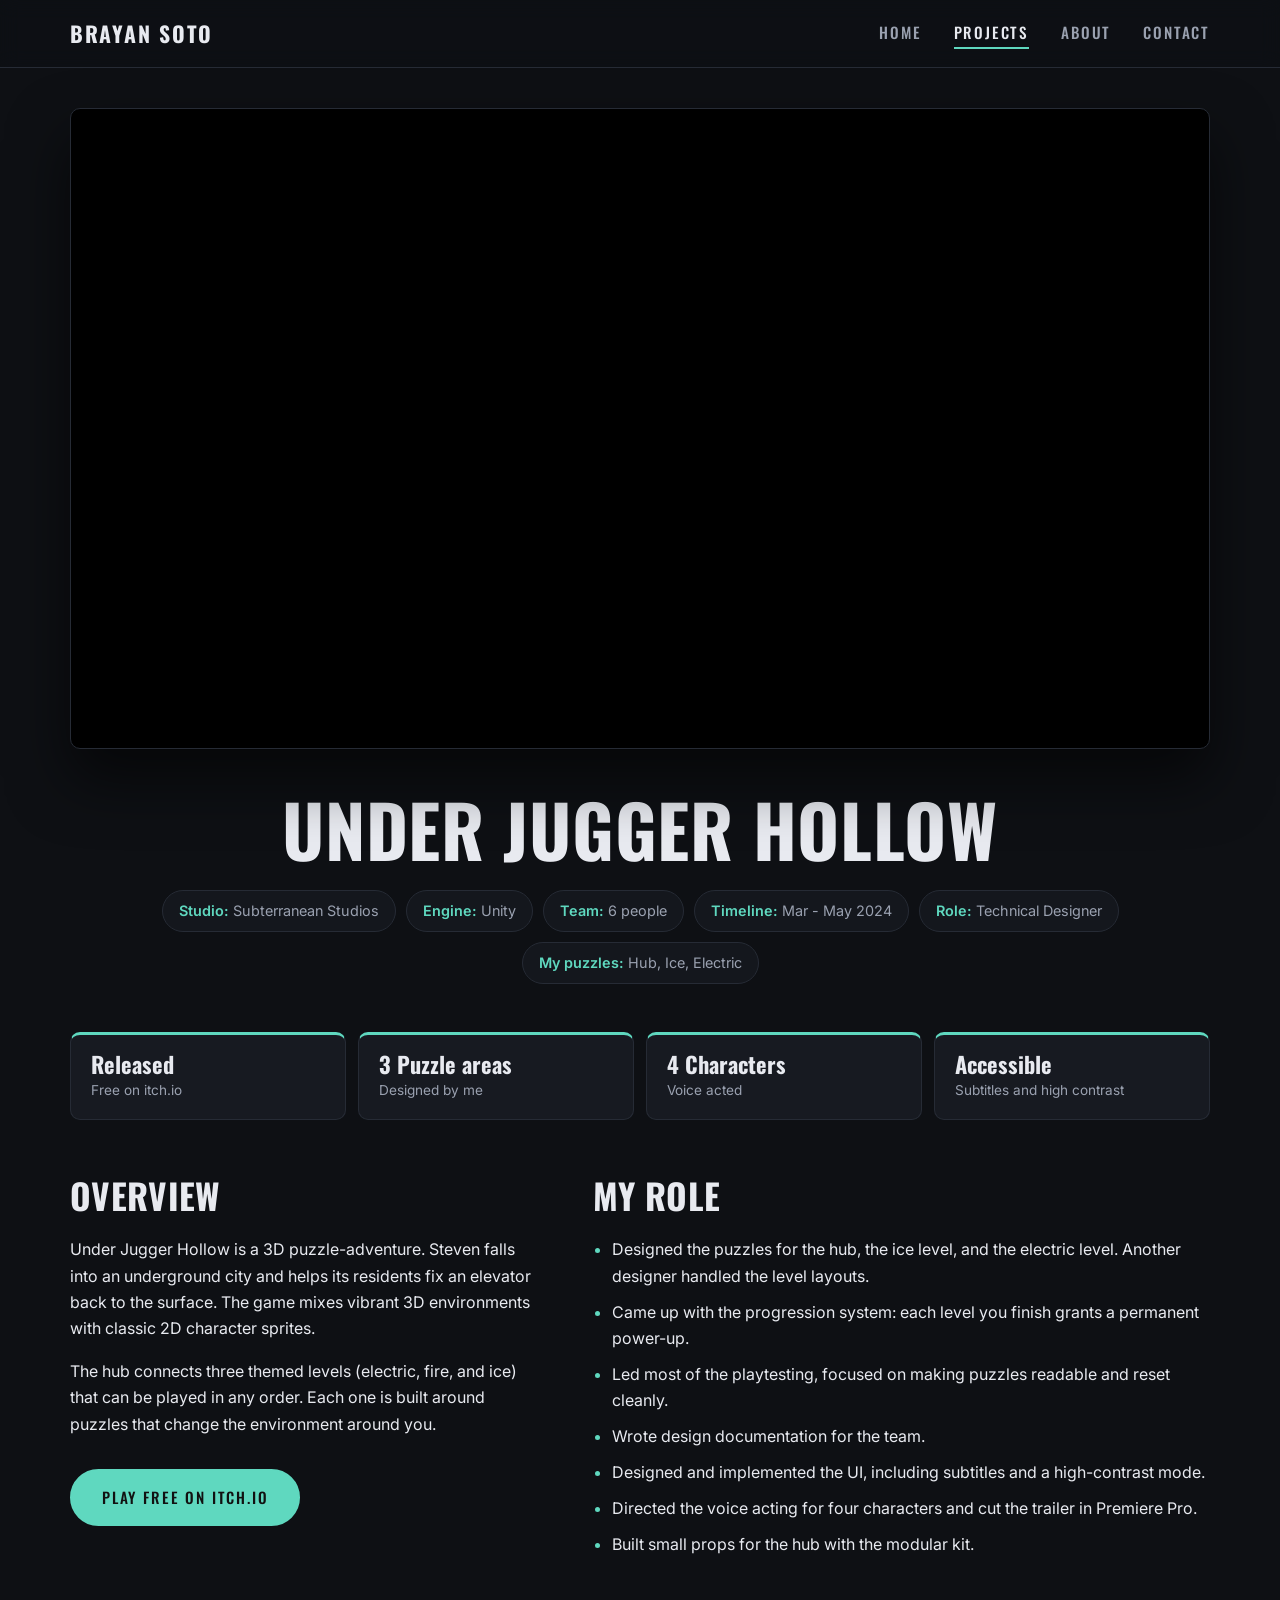
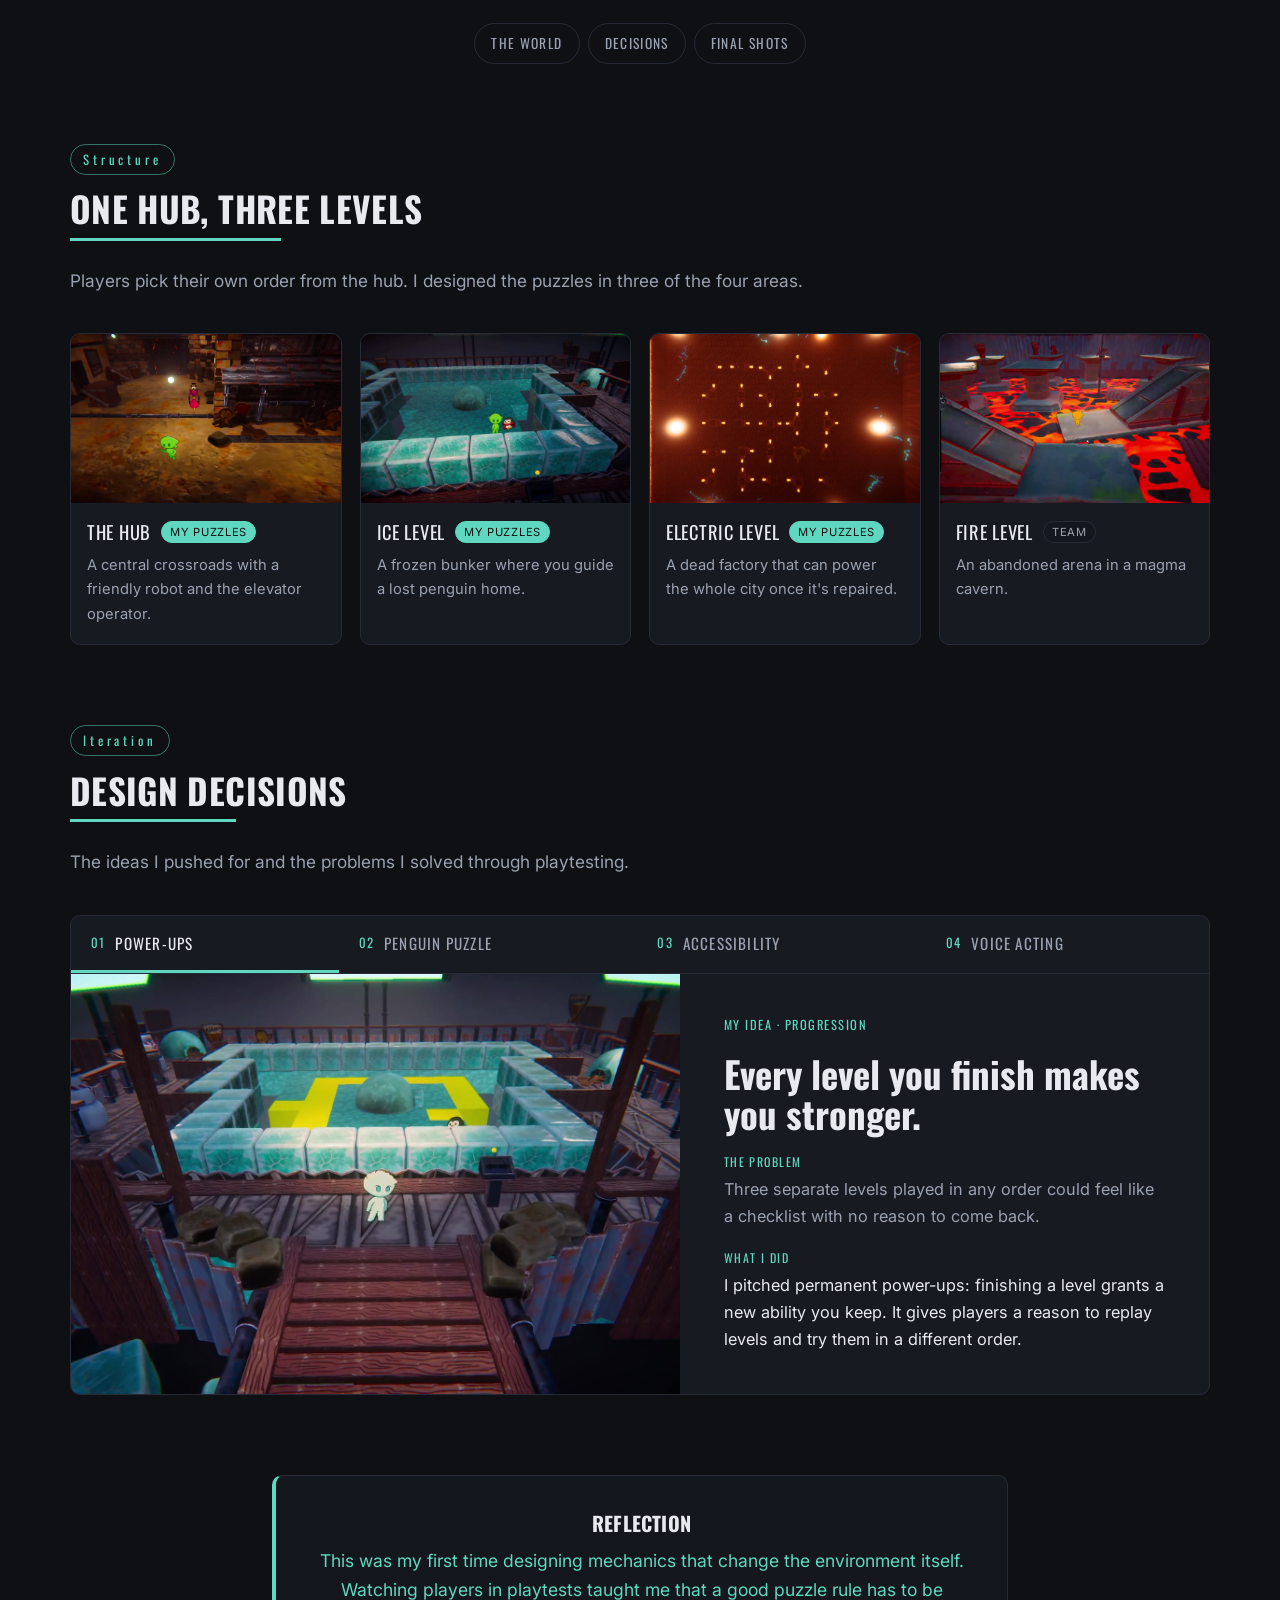
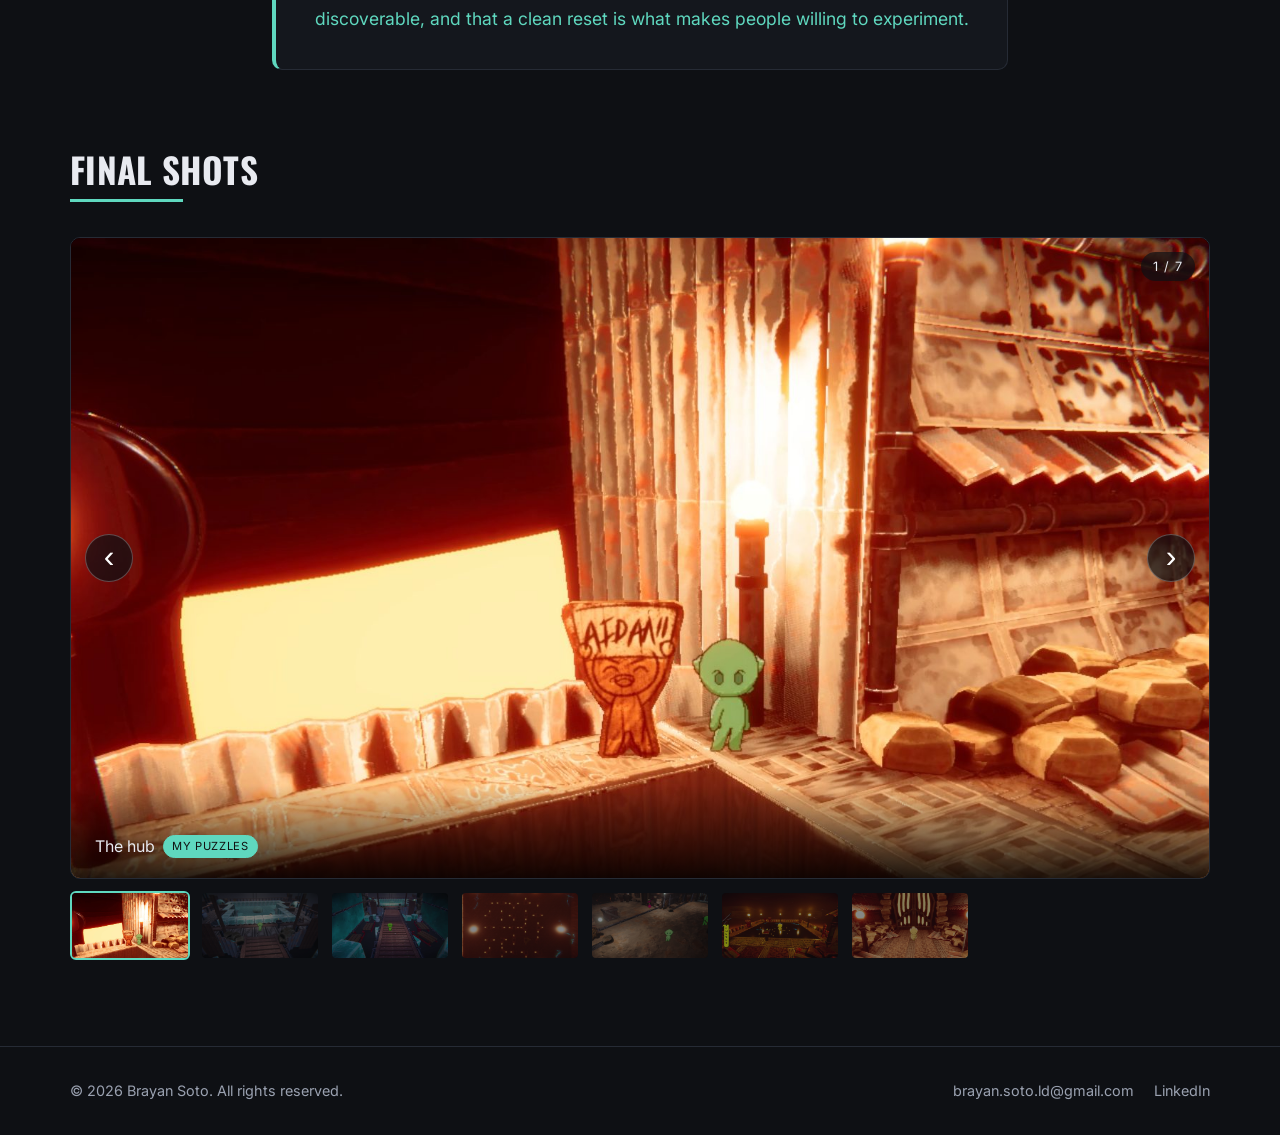
<file: under-jugger-hollow.html>
<!DOCTYPE html>
<html lang="en">
<head>
    <meta charset="UTF-8">
    <meta name="viewport" content="width=device-width, initial-scale=1.0">
    <meta name="description" content="Under Jugger Hollow: puzzle design, progression, UI, and accessibility by Brayan Soto, Technical Designer on a 3D puzzle-adventure built in Unity.">
    
    <meta property="og:title" content="Under Jugger Hollow | Brayan Soto">
    <meta property="og:description" content="A 3D puzzle-adventure blending 3D environments with 2D character sprites.">
    <meta property="og:image" content="https://i.ytimg.com/vi/HRxLkpgZaLE/hqdefault.jpg">
    <meta property="og:url" content="https://www.brayanmakesgames.com/under-jugger-hollow.html">
    <meta property="og:type" content="website">

    <title>Under Jugger Hollow | Brayan Soto</title>

    <link rel="preconnect" href="https://fonts.googleapis.com">
    <link rel="preconnect" href="https://fonts.gstatic.com" crossorigin>
    <link href="https://fonts.googleapis.com/css2?family=Inter:wght@300;400;600&family=Oswald:wght@500;700&display=swap" rel="stylesheet">
    
    <link rel="icon" href="data:image/svg+xml,%3Csvg xmlns=%27http://www.w3.org/2000/svg%27 viewBox=%270 0 32 32%27%3E%3Crect width=%2732%27 height=%2732%27 rx=%276%27 fill=%27%230a0a0a%27/%3E%3Ctext x=%2716%27 y=%2723%27 font-family=%27Arial%27 font-weight=%27700%27 font-size=%2716%27 fill=%27%234c8dff%27 text-anchor=%27middle%27%3EBS%3C/text%3E%3C/svg%3E">
    <link rel="stylesheet" href="css/styles.css?v=9">
</head>
<body class="theme-jugger">
    <div class="letterbox top"></div>

    <header class="site-header">
        <div class="container header-inner">
            <a href="index.html" class="logo">BRAYAN SOTO</a>
            
            <button class="hamburger" aria-label="Toggle navigation" aria-expanded="false">
                <span class="bar"></span>
                <span class="bar"></span>
                <span class="bar"></span>
            </button>

            <nav class="main-nav">
                <ul class="nav-links">
                    <li><a href="index.html">Home</a></li>
                    <li><a href="projects.html" class="active">Projects</a></li>
                    <li><a href="about.html">About</a></li>
                    <li><a href="contact.html">Contact</a></li>
                </ul>
            </nav>
        </div>
    </header>

    <main class="page-transition project-detail">
        <section class="project-hero">
            <div class="container">
                <div class="video-responsive">
                    <iframe src="https://www.youtube-nocookie.com/embed/HRxLkpgZaLE"
                        title="Under Jugger Hollow Trailer"
                        frameborder="0"
                        loading="lazy"
                        allow="accelerometer; autoplay; clipboard-write; encrypted-media; gyroscope; picture-in-picture"
                        allowfullscreen>
                    </iframe>
                </div>
            </div>
        </section>

        <section class="section-padding pt-0">
            <div class="container">
                <div class="project-header text-center">
                    <h1 class="page-title">Under Jugger Hollow</h1>
                    <div class="quick-facts">
                        <span class="fact-item"><strong>Studio:</strong> Subterranean Studios</span>
                        <span class="fact-item"><strong>Engine:</strong> Unity</span>
                        <span class="fact-item"><strong>Team:</strong> 6 people</span>
                        <span class="fact-item"><strong>Timeline:</strong> Mar - May 2024</span>
                        <span class="fact-item"><strong>Role:</strong> Technical Designer</span>
                        <span class="fact-item"><strong>My puzzles:</strong> Hub, Ice, Electric</span>
                    </div>
                </div>

                <ul class="highlights" aria-label="Highlights">
                    <li><strong>Released</strong><span>Free on itch.io</span></li>
                    <li><strong>3 Puzzle areas</strong><span>Designed by me</span></li>
                    <li><strong>4 Characters</strong><span>Voice acted</span></li>
                    <li><strong>Accessible</strong><span>Subtitles and high contrast</span></li>
                </ul>

                <div class="project-content content-grid">
                    <div class="overview-section">
                        <h2>Overview</h2>
                        <p>Under Jugger Hollow is a 3D puzzle-adventure. Steven falls into an underground city and helps its residents fix an elevator back to the surface. The game mixes vibrant 3D environments with classic 2D character sprites.</p>
                        <p>The hub connects three themed levels (electric, fire, and ice) that can be played in any order. Each one is built around puzzles that change the environment around you.</p>
                        <div class="btn-row mt-4">
                            <a href="https://zmin2019.itch.io/under-jugger-hollow" target="_blank" rel="noopener noreferrer" class="btn btn-primary">Play Free on itch.io</a>
                        </div>
                    </div>

                    <div class="role-section">
                        <h2>My Role</h2>
                        <div class="role-block">
                            <ul>
                                <li>Designed the puzzles for the hub, the ice level, and the electric level. Another designer handled the level layouts.</li>
                                <li>Came up with the progression system: each level you finish grants a permanent power-up.</li>
                                <li>Led most of the playtesting, focused on making puzzles readable and reset cleanly.</li>
                                <li>Wrote design documentation for the team.</li>
                                <li>Designed and implemented the UI, including subtitles and a high-contrast mode.</li>
                                <li>Directed the voice acting for four characters and cut the trailer in Premiere Pro.</li>
                                <li>Built small props for the hub with the modular kit.</li>
                            </ul>
                        </div>
                    </div>
                </div>

                <nav class="jump-nav" aria-label="On this page">
                    <a href="#world">The World</a>
                    <a href="#decisions">Decisions</a>
                    <a href="#gallery">Final Shots</a>
                </nav>
            </div>
        </section>

        <!-- THE WORLD -->
        <section id="world" class="section-padding pt-0">
            <div class="container">
                <p class="eyebrow">Structure</p>
                <h2 class="section-title">One Hub, Three Levels</h2>
                <p class="section-intro">Players pick their own order from the hub. I designed the puzzles in three of the four areas.</p>
                <div class="area-grid">
                    <figure class="area-card">
                        <img class="zoomable" src="assets/images/ujh/hub.jpg" alt="The hub, a central intersection in the underground city" loading="lazy">
                        <figcaption><span class="area-name">The Hub</span> <span class="credit mine">My puzzles</span><span class="area-note">A central crossroads with a friendly robot and the elevator operator.</span></figcaption>
                    </figure>
                    <figure class="area-card">
                        <img class="zoomable" src="assets/images/ujh/ice-wide.jpg" alt="The ice level's frozen bunker" loading="lazy">
                        <figcaption><span class="area-name">Ice Level</span> <span class="credit mine">My puzzles</span><span class="area-note">A frozen bunker where you guide a lost penguin home.</span></figcaption>
                    </figure>
                    <figure class="area-card">
                        <img class="zoomable" src="assets/images/ujh/itch-electric.jpg" alt="The electric level's circuit puzzle from above" loading="lazy">
                        <figcaption><span class="area-name">Electric Level</span> <span class="credit mine">My puzzles</span><span class="area-note">A dead factory that can power the whole city once it's repaired.</span></figcaption>
                    </figure>
                    <figure class="area-card">
                        <img class="zoomable" src="assets/images/ujh/fire.jpg" alt="The fire level's magma arena" loading="lazy">
                        <figcaption><span class="area-name">Fire Level</span> <span class="credit">Team</span><span class="area-note">An abandoned arena in a magma cavern.</span></figcaption>
                    </figure>
                </div>
            </div>
        </section>

        <!-- DESIGN DECISIONS -->
        <section id="decisions" class="section-padding pt-0">
            <div class="container">
                <p class="eyebrow">Iteration</p>
                <h2 class="section-title">Design Decisions</h2>
                <p class="section-intro">The ideas I pushed for and the problems I solved through playtesting.</p>
                <div class="decisions">
                    <div class="dtabs" role="tablist" aria-label="Design decisions">
                        <button class="dtab active" type="button" role="tab" id="dtab-powerups" aria-controls="dpanel-powerups" aria-selected="true"><span class="dtab-num">01</span>Power-ups</button>
                        <button class="dtab" type="button" role="tab" id="dtab-penguin" aria-controls="dpanel-penguin" aria-selected="false" tabindex="-1"><span class="dtab-num">02</span>Penguin puzzle</button>
                        <button class="dtab" type="button" role="tab" id="dtab-access" aria-controls="dpanel-access" aria-selected="false" tabindex="-1"><span class="dtab-num">03</span>Accessibility</button>
                        <button class="dtab" type="button" role="tab" id="dtab-voice" aria-controls="dpanel-voice" aria-selected="false" tabindex="-1"><span class="dtab-num">04</span>Voice acting</button>
                    </div>
                    <div class="dpanel" role="tabpanel" id="dpanel-powerups" aria-labelledby="dtab-powerups">
                        <figure class="dpanel-media"><img class="zoomable" src="assets/images/ujh/ice.jpg" alt="The ice level with the power-up meter on screen" loading="lazy"></figure>
                        <div class="dpanel-text">
                            <span class="stage-label">My idea &middot; Progression</span>
                            <h3>Every level you finish makes you stronger.</h3>
                            <div class="dpanel-row"><span class="dc-label">The problem</span><p>Three separate levels played in any order could feel like a checklist with no reason to come back.</p></div>
                            <div class="dpanel-row"><span class="dc-label">What I did</span><p>I pitched permanent power-ups: finishing a level grants a new ability you keep. It gives players a reason to replay levels and try them in a different order.</p></div>
                        </div>
                    </div>
                    <div class="dpanel" role="tabpanel" id="dpanel-penguin" aria-labelledby="dtab-penguin" hidden>
                        <figure class="dpanel-media"><video class="loop" src="assets/images/ujh/clip-ice.mp4" poster="assets/images/ujh/clip-ice-poster.jpg" autoplay muted loop playsinline preload="metadata" aria-label="The ice block puzzle in action"></video></figure>
                        <div class="dpanel-text">
                            <span class="stage-label">Ice level puzzle</span>
                            <h3>The penguin always takes the open path.</h3>
                            <div class="dpanel-row"><span class="dc-label">The puzzle</span><p>You summon falling ice blocks to bump a lost penguin toward its igloo. The penguin always moves toward the next open space, so once you spot that rule, you can place blocks to steer it all the way home.</p></div>
                            <div class="dpanel-row"><span class="dc-label">What I did</span><p>Playtesting focused on making that rule easy to spot and making the puzzle reset cleanly, so players felt free to experiment instead of getting stuck.</p></div>
                        </div>
                    </div>
                    <div class="dpanel" role="tabpanel" id="dpanel-access" aria-labelledby="dtab-access" hidden>
                        <figure class="dpanel-media"><img class="zoomable" src="assets/images/ujh/hub-talk.jpg" alt="An interaction prompt in the hub" loading="lazy"></figure>
                        <div class="dpanel-text">
                            <span class="stage-label">UI &middot; My call</span>
                            <h3>Not every game is for everyone, but everyone should be able to play it.</h3>
                            <div class="dpanel-row"><span class="dc-label">What I did</span><p>As the UI designer, I added subtitles for all voiced dialogue and a high-contrast mode, so players with hearing or vision needs can still read the world and solve the puzzles.</p></div>
                        </div>
                    </div>
                    <div class="dpanel" role="tabpanel" id="dpanel-voice" aria-labelledby="dtab-voice" hidden>
                        <figure class="dpanel-media"><video class="loop" src="assets/images/ujh/clip-dialogue.mp4" poster="assets/images/ujh/clip-dialogue-poster.jpg" autoplay muted loop playsinline preload="metadata" aria-label="A character talking in the ice level"></video></figure>
                        <div class="dpanel-text">
                            <span class="stage-label">Narrative &middot; Voice direction</span>
                            <h3>A silent hero needs a world that talks.</h3>
                            <div class="dpanel-row"><span class="dc-label">The problem</span><p>Steven has no voice, so the world had to carry its own personality.</p></div>
                            <div class="dpanel-row"><span class="dc-label">What I did</span><p>I directed voice acting for four characters, giving the residents life beyond text boxes and giving the city a clear identity.</p></div>
                        </div>
                    </div>
                </div>
            </div>
        </section>

        <section class="section-padding pt-0">
            <div class="container">
                <div class="reflection-section text-center">
                    <h3>Reflection</h3>
                    <p class="accent-text">This was my first time designing mechanics that change the environment itself. Watching players in playtests taught me that a good puzzle rule has to be discoverable, and that a clean reset is what makes people willing to experiment.</p>
                </div>
            </div>
        </section>

        <section id="gallery" class="section-padding pt-0">
            <div class="container">
                <h2 class="section-title">Final Shots</h2>
                <div class="carousel" aria-roledescription="carousel" aria-label="Final shots from Under Jugger Hollow">
                    <div class="carousel-stage">
                        <div class="carousel-track">
                            <figure class="carousel-slide"><img src="assets/images/ujh/itch-hub.jpg" alt="Steven in the hub next to a sign" loading="eager"><figcaption>The hub <span class="credit mine">My puzzles</span></figcaption></figure>
                            <figure class="carousel-slide" aria-hidden="true"><img src="assets/images/jugger-1.jpg" alt="Steven in the ice level" loading="lazy"><figcaption>The ice level's block puzzle <span class="credit mine">My puzzles</span></figcaption></figure>
                            <figure class="carousel-slide" aria-hidden="true"><img src="assets/images/ujh/ice-bridge.jpg" alt="A bridge through the frozen bunker" loading="lazy"><figcaption>The frozen bunker <span class="credit mine">My puzzles</span></figcaption></figure>
                            <figure class="carousel-slide" aria-hidden="true"><img src="assets/images/jugger-4.jpg" alt="The electric level's puzzle" loading="lazy"><figcaption>The electric level's circuit puzzle <span class="credit mine">My puzzles</span></figcaption></figure>
                            <figure class="carousel-slide" aria-hidden="true"><img src="assets/images/jugger-2.jpg" alt="The hub with the robot companion" loading="lazy"><figcaption>The robot companion who grants abilities</figcaption></figure>
                            <figure class="carousel-slide" aria-hidden="true"><img src="assets/images/ujh/fire-arena.jpg" alt="The electric level's flooded arena" loading="lazy"><figcaption>The electric level's arena <span class="credit mine">My puzzles</span></figcaption></figure>
                            <figure class="carousel-slide" aria-hidden="true"><img src="assets/images/ujh/itch-gate.jpg" alt="A character in front of a glowing gate" loading="lazy"><figcaption>The gate to the surface</figcaption></figure>
                        </div>
                        <button class="carousel-btn prev" type="button" aria-label="Previous image">&#8249;</button>
                        <button class="carousel-btn next" type="button" aria-label="Next image">&#8250;</button>
                        <span class="carousel-count" aria-live="polite">1 / 7</span>
                    </div>
                    <div class="carousel-thumbs">
                        <button class="carousel-thumb active" type="button" aria-label="Show image 1"><img src="assets/images/ujh/itch-hub.jpg" alt="" loading="lazy"></button>
                        <button class="carousel-thumb" type="button" aria-label="Show image 2"><img src="assets/images/jugger-1.jpg" alt="" loading="lazy"></button>
                        <button class="carousel-thumb" type="button" aria-label="Show image 3"><img src="assets/images/ujh/ice-bridge.jpg" alt="" loading="lazy"></button>
                        <button class="carousel-thumb" type="button" aria-label="Show image 4"><img src="assets/images/jugger-4.jpg" alt="" loading="lazy"></button>
                        <button class="carousel-thumb" type="button" aria-label="Show image 5"><img src="assets/images/jugger-2.jpg" alt="" loading="lazy"></button>
                        <button class="carousel-thumb" type="button" aria-label="Show image 6"><img src="assets/images/ujh/fire-arena.jpg" alt="" loading="lazy"></button>
                        <button class="carousel-thumb" type="button" aria-label="Show image 7"><img src="assets/images/ujh/itch-gate.jpg" alt="" loading="lazy"></button>
                    </div>
                </div>
            </div>
        </section>
    </main>

    <footer class="site-footer">
        <div class="container footer-inner">
            <p>&copy; 2026 Brayan Soto. All rights reserved.</p>
            <div class="footer-links">
                <a href="mailto:brayan.soto.ld@gmail.com">brayan.soto.ld@gmail.com</a>
                <a href="https://www.linkedin.com/in/brayandsoto" target="_blank" rel="noopener noreferrer">LinkedIn</a>
            </div>
        </div>
    </footer>

    <div class="letterbox bottom"></div>

    <script src="js/main.js?v=9"></script>
</body>
</html>
</file>
<file: css/styles.css>
/* ==========================================================
   Brayan Soto — Game Designer portfolio
   Clean dark theme · electric blue accent (per-project accents) · Oswald + Inter
   ========================================================== */

:root {
  --bg: #0e1014;
  --bg-raised: #14171d;
  --bg-card: #171a21;
  --line: #262b35;
  --text: #e8eaf0;
  --text-dim: #9aa1b0;
  --accent: #4c8dff;
  --accent-rgb: 76, 141, 255;
  --accent-soft: rgba(var(--accent-rgb), 0.12);
  --radius: 10px;
  --max: 1180px;
  --header-h: 68px;
  --font-head: "Oswald", "Arial Narrow", sans-serif;
  --font-body: "Inter", system-ui, -apple-system, "Segoe UI", sans-serif;
  --ease: cubic-bezier(0.2, 0.7, 0.2, 1);
}

*,
*::before,
*::after { box-sizing: border-box; }

html { scroll-behavior: smooth; }

body {
  margin: 0;
  background: var(--bg);
  color: var(--text);
  font-family: var(--font-body);
  font-size: 1rem;
  line-height: 1.65;
  -webkit-font-smoothing: antialiased;
  overflow-x: hidden;
}

img { max-width: 100%; display: block; }

a { color: var(--accent); text-decoration: none; }
a:hover { text-decoration: underline; }

h1, h2, h3 {
  font-family: var(--font-head);
  font-weight: 700;
  line-height: 1.1;
  letter-spacing: 0.01em;
  text-transform: uppercase;
  margin: 0 0 0.6em;
}
h2 { font-size: clamp(1.6rem, 3vw, 2.2rem); }
h3 { font-size: 1.25rem; }

p { margin: 0 0 1em; }

:focus-visible { outline: 2px solid var(--accent); outline-offset: 3px; }

/* ---------- Utilities ---------- */
.container { width: 100%; max-width: var(--max); margin: 0 auto; padding: 0 20px; }
.section-padding { padding: 80px 0; }
.pt-0 { padding-top: 0; }
.mt-4 { margin-top: 2rem; }
.mt-6 { margin-top: 3.5rem; }
.text-center { text-align: center; }
.accent-text { color: var(--accent); }

/* ---------- Film grain ---------- */
.film-grain::after {
  content: "";
  position: fixed;
  inset: -50%;
  pointer-events: none;
  z-index: 100;
  opacity: 0.05;
  background-image: url("data:image/svg+xml,%3Csvg xmlns='http://www.w3.org/2000/svg' width='160' height='160'%3E%3Cfilter id='n'%3E%3CfeTurbulence type='fractalNoise' baseFrequency='0.9' numOctaves='2' stitchTiles='stitch'/%3E%3C/filter%3E%3Crect width='100%25' height='100%25' filter='url(%23n)'/%3E%3C/svg%3E");
  animation: grain 1.2s steps(6) infinite;
}
@keyframes grain {
  0% { transform: translate(0, 0); }
  20% { transform: translate(-4%, 3%); }
  40% { transform: translate(3%, -5%); }
  60% { transform: translate(-2%, 6%); }
  80% { transform: translate(5%, -2%); }
  100% { transform: translate(0, 0); }
}

/* Body-level letterbox divs are kept for markup compatibility;
   the letterbox effect lives on the hero instead. */
.letterbox { display: none; }

/* ---------- Header ---------- */
.site-header {
  position: sticky;
  top: 0;
  z-index: 50;
  height: var(--header-h);
  background: rgba(14, 16, 20, 0.85);
  backdrop-filter: blur(10px);
  -webkit-backdrop-filter: blur(10px);
  border-bottom: 1px solid var(--line);
}
.header-inner {
  height: 100%;
  display: flex;
  align-items: center;
  justify-content: space-between;
}
.logo {
  font-family: var(--font-head);
  font-weight: 700;
  font-size: 1.35rem;
  letter-spacing: 0.08em;
  color: var(--text);
}
.logo:hover { color: var(--accent); text-decoration: none; }

.nav-links {
  list-style: none;
  margin: 0;
  padding: 0;
  display: flex;
  gap: 2rem;
}
.nav-links a {
  position: relative;
  font-family: var(--font-head);
  font-weight: 500;
  text-transform: uppercase;
  letter-spacing: 0.12em;
  font-size: 0.95rem;
  color: var(--text-dim);
  padding: 6px 0;
  transition: color 0.2s;
}
.nav-links a::after {
  content: "";
  position: absolute;
  left: 0;
  bottom: 0;
  width: 100%;
  height: 2px;
  background: var(--accent);
  transform: scaleX(0);
  transform-origin: left;
  transition: transform 0.3s var(--ease);
}
.nav-links a:hover,
.nav-links a.active { color: var(--text); text-decoration: none; }
.nav-links a:hover::after,
.nav-links a.active::after { transform: scaleX(1); }

.hamburger {
  display: none;
  background: none;
  border: 0;
  padding: 8px;
  cursor: pointer;
}
.hamburger .bar {
  display: block;
  width: 24px;
  height: 2px;
  margin: 5px 0;
  background: var(--text);
  transition: transform 0.3s var(--ease), opacity 0.2s;
}
.hamburger[aria-expanded="true"] .bar:nth-child(1) { transform: translateY(7px) rotate(45deg); }
.hamburger[aria-expanded="true"] .bar:nth-child(2) { opacity: 0; }
.hamburger[aria-expanded="true"] .bar:nth-child(3) { transform: translateY(-7px) rotate(-45deg); }

/* ---------- Buttons ---------- */
.btn {
  display: inline-block;
  font-family: var(--font-head);
  font-weight: 500;
  text-transform: uppercase;
  letter-spacing: 0.12em;
  font-size: 0.95rem;
  padding: 14px 30px;
  border-radius: 999px;
  border: 2px solid var(--accent);
  transition: transform 0.2s var(--ease), background 0.2s, color 0.2s, box-shadow 0.2s;
}
.btn:hover { text-decoration: none; transform: translateY(-2px); }
.btn-primary { background: var(--accent); color: #111; }
.btn-primary:hover { box-shadow: 0 8px 30px rgba(var(--accent-rgb), 0.35); }
.btn-secondary { background: transparent; color: var(--text); }
.btn-secondary:hover { background: var(--accent-soft); }

.hero-actions,
.btn-row { display: flex; flex-wrap: wrap; gap: 14px; }
.btn-row.center { justify-content: center; }

/* ---------- Hero ---------- */
.hero {
  position: relative;
  min-height: calc(100vh - var(--header-h));
  min-height: calc(100svh - var(--header-h));
  display: flex;
  align-items: center;
  overflow: hidden;
  isolation: isolate;
}
/* Letterbox bars */
.letterboxed::before,
.letterboxed::after {
  content: "";
  position: absolute;
  left: 0;
  right: 0;
  height: 7vh;
  background: #000;
  z-index: 2;
  animation: letterbox-in 1.4s var(--ease) both;
}
.letterboxed::before { top: 0; transform-origin: top; }
.letterboxed::after { bottom: 0; transform-origin: bottom; }
@keyframes letterbox-in {
  from { transform: scaleY(2.2); }
  to { transform: scaleY(1); }
}

.hero-video-wrapper {
  position: absolute;
  inset: 0;
  z-index: -1;
  pointer-events: none;
}
.hero-iframe {
  position: absolute;
  top: 50%;
  left: 50%;
  width: 100vw;
  height: 56.25vw;            /* 16:9 */
  min-height: 100%;
  min-width: 177.78vh;        /* 16:9 */
  transform: translate(-50%, -50%);
  border: 0;
}
.hero-overlay {
  position: absolute;
  inset: 0;
  background:
    linear-gradient(90deg, rgba(14, 16, 20, 0.94) 0%, rgba(14, 16, 20, 0.7) 45%, rgba(14, 16, 20, 0.3) 100%),
    linear-gradient(0deg, var(--bg) 0%, transparent 35%);
}
.hero-content {
  position: relative;
  z-index: 3;
  padding-top: 9vh;
  padding-bottom: 9vh;
}
.eyebrow,
.director-slate {
  display: inline-block;
  font-family: var(--font-head);
  letter-spacing: 0.3em;
  font-size: 0.8rem;
  color: var(--accent);
  border: 1px solid rgba(var(--accent-rgb), 0.5);
  padding: 4px 12px;
  margin-bottom: 1.4rem;
}
.hero-title {
  font-size: clamp(3rem, 10vw, 7.5rem);
  margin: 0;
  line-height: 0.95;
}
.hero-subtitle {
  font-size: clamp(1.4rem, 3.5vw, 2.4rem);
  color: var(--accent);
  font-weight: 500;
  letter-spacing: 0.15em;
  margin: 0.3em 0 0.8em;
}
.hero-pitch {
  max-width: 34rem;
  font-size: 1.15rem;
  color: var(--text-dim);
  margin-bottom: 2rem;
}

/* ---------- Section titles ---------- */
.section-title {
  position: relative;
  display: inline-block;
  margin-bottom: 2.2rem;
}
.section-title::after {
  content: "";
  display: block;
  width: 60%;
  height: 3px;
  margin-top: 10px;
  background: var(--accent);
}
.text-center .section-title::after { margin-left: auto; margin-right: auto; }

/* ---------- Project cards ---------- */
.projects-grid {
  display: grid;
  gap: 24px;
  grid-template-columns: 1fr;
}
.project-card {
  position: relative;
  display: flex;
  flex-direction: column;
  background: var(--bg-card);
  border: 1px solid var(--line);
  border-radius: var(--radius);
  overflow: hidden;
  color: var(--text);
  transition: transform 0.35s var(--ease), border-color 0.35s, box-shadow 0.35s;
}
.project-card:hover {
  text-decoration: none;
  transform: translateY(-6px);
  border-color: var(--accent);
  box-shadow: 0 18px 40px rgba(0, 0, 0, 0.55);
}
/* Accent bar that sweeps across on hover */
.project-card::before {
  content: "";
  position: absolute;
  top: 0;
  left: 0;
  right: 0;
  height: 3px;
  z-index: 2;
  background: var(--accent);
  transform: scaleX(0);
  transform-origin: left;
  transition: transform 0.3s var(--ease);
}
.project-card:hover::before { transform: scaleX(1); }

.card-image-wrapper {
  position: relative;
  aspect-ratio: 16 / 9;
  overflow: hidden;
  background: #1d1d1d;
}
.card-image-wrapper img {
  width: 100%;
  height: 100%;
  object-fit: cover;
  transition: transform 0.6s var(--ease), filter 0.6s;
  filter: saturate(0.85);
}
.project-card:hover .card-image-wrapper img { transform: scale(1.06); filter: saturate(1.1); }

.card-content { padding: 22px 24px 26px; }
.card-meta {
  display: flex;
  flex-wrap: wrap;
  justify-content: space-between;
  gap: 4px 16px;
  font-size: 0.8rem;
  text-transform: uppercase;
  letter-spacing: 0.1em;
  color: var(--text-dim);
  margin-bottom: 10px;
}
.card-meta .studio { color: var(--accent); }
.project-card h3 { font-size: 1.6rem; margin-bottom: 0.25em; }
.large-card h3 { font-size: clamp(1.8rem, 4vw, 2.6rem); }
.role { color: var(--text-dim); margin: 0; }
.card-excerpt { margin: 12px 0 0; font-size: 0.95rem; color: var(--text-dim); }

/* ---------- Teaser ---------- */
.teaser-section { background: var(--bg-raised); border-top: 1px solid var(--line); border-bottom: 1px solid var(--line); }
.teaser-text { max-width: 40rem; margin: 0 auto 2rem; color: var(--text-dim); font-size: 1.1rem; }

/* ---------- Inner page header ---------- */
.page-header { padding-bottom: 40px; }
.page-title { font-size: clamp(2.4rem, 7vw, 4.5rem); margin-bottom: 0.3em; }

/* ---------- Project detail ---------- */
.project-hero { padding-top: 40px; padding-bottom: 40px; }
.video-responsive {
  position: relative;
  aspect-ratio: 16 / 9;
  border-radius: var(--radius);
  overflow: hidden;
  background: #000;
  border: 1px solid var(--line);
  box-shadow: 0 30px 60px rgba(0, 0, 0, 0.6);
}
.video-responsive iframe { position: absolute; inset: 0; width: 100%; height: 100%; border: 0; }

.project-header { margin-bottom: 3rem; }
.quick-facts {
  display: flex;
  flex-wrap: wrap;
  justify-content: center;
  gap: 10px;
}
.fact-item {
  background: var(--bg-raised);
  border: 1px solid var(--line);
  border-radius: 999px;
  padding: 8px 16px;
  font-size: 0.9rem;
  color: var(--text-dim);
}
.fact-item strong { color: var(--accent); font-weight: 600; }

.content-grid { display: grid; gap: 48px; grid-template-columns: 1fr; }
.role-block ul { margin: 0; padding-left: 1.2rem; }
.role-block li { margin-bottom: 0.6em; color: var(--text); }
.role-block li::marker { color: var(--accent); }
.role-block h3 { color: var(--accent); }
.role-block p { color: var(--text-dim); }

.reflection-section {
  max-width: 46rem;
  margin-left: auto;
  margin-right: auto;
  padding: 36px 32px;
  border: 1px solid var(--line);
  border-left: 4px solid var(--accent);
  border-radius: var(--radius);
  background: var(--bg-raised);
}
.reflection-section p { font-size: 1.1rem; margin: 0; }

/* ---------- Gallery ---------- */
.image-gallery { display: grid; gap: 32px 20px; grid-template-columns: 1fr; }
.gallery-item { margin: 0; min-width: 0; }
.gallery-item img {
  width: 100%;
  aspect-ratio: 16 / 9;
  object-fit: cover;
  border-radius: var(--radius);
  border: 1px solid var(--line);
  cursor: zoom-in;
  transition: transform 0.3s var(--ease), border-color 0.3s;
}
.gallery-item img:hover { transform: scale(1.02); border-color: var(--accent); }
.gallery-item figcaption { margin-top: 10px; font-size: 0.9rem; color: var(--text-dim); }

/* Shown in place of an image file that hasn't been added yet */
.img-placeholder {
  display: flex;
  align-items: center;
  justify-content: center;
  width: 100%;
  height: 100%;
  aspect-ratio: 16 / 9;
  padding: 16px;
  text-align: center;
  font-size: 0.85rem;
  color: var(--text-dim);
  background: repeating-linear-gradient(-45deg, #151820 0 12px, #1a1e26 12px 24px);
  border: 1px dashed #343a46;
  border-radius: var(--radius);
}
.card-image-wrapper .img-placeholder { border-radius: 0; border: 0; }

/* Lightbox */
.lightbox {
  position: fixed;
  inset: 0;
  z-index: 200;
  display: flex;
  align-items: center;
  justify-content: center;
  padding: 24px;
  background: rgba(0, 0, 0, 0.92);
  opacity: 0;
  visibility: hidden;
  transition: opacity 0.25s, visibility 0.25s;
  cursor: zoom-out;
}
.lightbox.open { opacity: 1; visibility: visible; }
.lightbox img { max-height: 88vh; border-radius: var(--radius); }

/* ---------- About ---------- */
.about-grid { display: grid; gap: 48px; grid-template-columns: 1fr; }
.about-bio p { font-size: 1.1rem; color: var(--text-dim); }
.tag-list { list-style: none; padding: 0; margin: 0 0 2rem; display: flex; flex-wrap: wrap; gap: 10px; }
.tag-list li {
  padding: 6px 14px;
  border-radius: 999px;
  border: 1px solid var(--line);
  background: var(--bg-raised);
  font-size: 0.9rem;
}
.timeline { list-style: none; margin: 0; padding: 0; border-left: 2px solid var(--line); }
.timeline li { position: relative; padding: 0 0 28px 26px; }
.timeline li::before {
  content: "";
  position: absolute;
  left: -7px;
  top: 6px;
  width: 12px;
  height: 12px;
  border-radius: 50%;
  background: var(--accent);
}
.timeline .when { font-size: 0.8rem; letter-spacing: 0.1em; text-transform: uppercase; color: var(--accent); }
.timeline h3 { margin: 4px 0; font-size: 1.15rem; }
.timeline p { color: var(--text-dim); margin: 0; font-size: 0.95rem; }

/* ---------- Contact ---------- */
.contact-cards { display: grid; gap: 20px; grid-template-columns: 1fr; max-width: 760px; margin: 0 auto; }
.contact-card {
  display: block;
  padding: 32px;
  background: var(--bg-card);
  border: 1px solid var(--line);
  border-radius: var(--radius);
  color: var(--text);
  transition: transform 0.3s var(--ease), border-color 0.3s;
}
.contact-card:hover { text-decoration: none; transform: translateY(-4px); border-color: var(--accent); }
.contact-card .label { font-family: var(--font-head); text-transform: uppercase; letter-spacing: 0.15em; color: var(--accent); font-size: 0.85rem; }
.contact-card .value { display: block; margin-top: 6px; font-size: 1.15rem; word-break: break-word; }

/* ---------- 404 ---------- */
.not-found { min-height: 70vh; display: flex; align-items: center; }
.not-found .big { font-size: clamp(5rem, 22vw, 12rem); color: var(--accent); line-height: 1; margin: 0; }

/* ---------- Footer ---------- */
.site-footer { border-top: 1px solid var(--line); padding: 32px 0; color: var(--text-dim); font-size: 0.9rem; }
.footer-inner { display: flex; flex-wrap: wrap; gap: 12px 24px; justify-content: space-between; align-items: center; }
.footer-inner p { margin: 0; }
.footer-links { display: flex; flex-wrap: wrap; gap: 20px; }
.footer-links a { color: var(--text-dim); }
.footer-links a:hover { color: var(--accent); }

/* ---------- Per-project accents ---------- */
.theme-reel,  .card-reel   { --accent: #e5a910; --accent-rgb: 229, 169, 16; }
.theme-jugger, .card-jugger { --accent: #5fd8bf; --accent-rgb: 95, 216, 191; }
.theme-time,  .card-time   { --accent: #1fb8d6; --accent-rgb: 31, 184, 214; }
.theme-reel, .card-reel, .theme-jugger, .card-jugger, .theme-time, .card-time { --accent-soft: rgba(var(--accent-rgb), 0.12); }
.eyebrow { border-radius: 999px; }

/* Reel Run only: film touches */
.theme-reel .video-responsive::before,
.theme-reel .video-responsive::after {
  content: "";
  position: absolute;
  left: 0;
  right: 0;
  height: 6%;
  background: #000;
  z-index: 2;
  pointer-events: none;
}
.theme-reel .video-responsive::before { top: 0; }
.theme-reel .video-responsive::after { bottom: 0; }
.theme-reel .reflection-section {
  border-left: 0;
  border-top: 10px solid transparent;
  border-image: repeating-linear-gradient(90deg, #111 0 14px, var(--accent) 14px 28px) 10 0 0 0;
}

/* ---------- Page entrance & scroll reveal ---------- */
.page-transition { animation: page-in 0.6s var(--ease) both; }
@keyframes page-in { from { opacity: 0; transform: translateY(12px); } to { opacity: 1; transform: none; } }

.reveal { opacity: 0; transform: translateY(24px); transition: opacity 0.7s var(--ease), transform 0.7s var(--ease); }
.reveal.visible { opacity: 1; transform: none; }

/* ---------- Mobile nav ---------- */
@media (max-width: 767px) {
  .hamburger { display: block; }
  .main-nav {
    position: fixed;
    top: var(--header-h);
    left: 0;
    right: 0;
    background: rgba(14, 16, 20, 0.98);
    border-bottom: 1px solid var(--line);
    transform: translateY(-110%);
    visibility: hidden;
    transition: transform 0.35s var(--ease), visibility 0.35s;
  }
  .main-nav.open { transform: translateY(0); visibility: visible; }
  .nav-links { flex-direction: column; gap: 0; padding: 12px 20px 20px; }
  .nav-links a { display: block; padding: 14px 0; font-size: 1.1rem; }
  .nav-links a::after { display: none; }
  .nav-links a.active { color: var(--accent); }
  .section-padding { padding: 56px 0; }
  .hero-overlay { background: linear-gradient(0deg, rgba(14,16,20,0.95) 10%, rgba(14,16,20,0.6) 100%); }
  .btn { padding: 12px 24px; }
}

/* ---------- Tablet & up ---------- */
@media (min-width: 768px) {
  .projects-grid { grid-template-columns: repeat(2, 1fr); }
  .projects-grid .large-card { grid-column: 1 / -1; flex-direction: row; }
  .large-card .card-image-wrapper { flex: 1.6; aspect-ratio: auto; min-height: 340px; }
  .large-card .card-content { flex: 1; display: flex; flex-direction: column; justify-content: center; padding: 36px; }
  .standard-grid .project-card { flex-direction: column; }
  .image-gallery { grid-template-columns: repeat(2, 1fr); }
  .contact-cards { grid-template-columns: repeat(2, 1fr); }
}

@media (min-width: 1024px) {
  .standard-grid { grid-template-columns: repeat(3, 1fr); }
  .content-grid { grid-template-columns: 1fr 1.3fr; }
  .image-gallery { grid-template-columns: repeat(3, 1fr); }
  .about-grid { grid-template-columns: 1.1fr 1fr; }
}

/* ---------- Reduced motion ---------- */
@media (prefers-reduced-motion: reduce) {
  *, *::before, *::after { animation: none !important; transition: none !important; scroll-behavior: auto !important; }
  .reveal { opacity: 1; transform: none; }
}

/* ==========================================================
   Process page components (Reel Run)
   ========================================================== */
.section-intro { max-width: 46rem; color: var(--text-dim); font-size: 1.08rem; margin: -0.6rem 0 2.4rem; }
#process, #train, #romance, #decisions, #documentation, #cut-content, #gallery { scroll-margin-top: calc(var(--header-h) + 16px); }

.jump-nav {
  display: flex;
  flex-wrap: wrap;
  justify-content: center;
  gap: 8px;
  margin-top: 3.5rem;
}
.jump-nav a {
  padding: 8px 16px;
  border: 1px solid var(--line);
  border-radius: 999px;
  color: var(--text-dim);
  font-family: var(--font-head);
  text-transform: uppercase;
  letter-spacing: 0.1em;
  font-size: 0.85rem;
  transition: border-color 0.2s, color 0.2s, background 0.2s;
}
.jump-nav a:hover { color: var(--text); border-color: var(--accent); background: var(--accent-soft); text-decoration: none; }

/* Numbered walkthrough */
.process-steps { display: grid; gap: 56px; counter-reset: step; }
.process-step {
  display: grid;
  gap: 24px;
  grid-template-columns: 1fr;
  padding-left: 22px;
  border-left: 2px solid var(--line);
  position: relative;
}
.process-step::before {
  content: "";
  position: absolute;
  left: -7px;
  top: 6px;
  width: 12px;
  height: 12px;
  border-radius: 50%;
  background: var(--accent);
  box-shadow: 0 0 0 4px var(--bg);
}
.step-num {
  display: block;
  font-family: var(--font-head);
  font-size: 2.6rem;
  line-height: 1;
  color: var(--accent);
  opacity: 0.85;
  margin-bottom: 0.3rem;
}
.step-text h3 { font-size: 1.5rem; margin-bottom: 0.2em; }
.step-date { font-size: 0.8rem; letter-spacing: 0.12em; text-transform: uppercase; color: var(--text-dim); margin-bottom: 0.9rem; }
.step-text p:last-child { color: var(--text-dim); margin: 0; }
.step-media { display: grid; gap: 14px; grid-template-columns: 1fr; align-content: start; }

/* A single stage image/video with caption */
.stage { margin: 0; min-width: 0; position: relative; }
.stage img,
.stage video {
  width: 100%;
  aspect-ratio: 16 / 10;
  object-fit: cover;
  border-radius: var(--radius);
  border: 1px solid var(--line);
  background: #fff;
  display: block;
}
.stage video { background: #000; }
.stage img.zoomable { cursor: zoom-in; transition: border-color 0.25s, transform 0.25s var(--ease); }
.stage img.zoomable:hover { border-color: var(--accent); transform: translateY(-2px); }
.stage figcaption { margin-top: 8px; font-size: 0.88rem; color: var(--text-dim); display: flex; flex-wrap: wrap; align-items: center; gap: 6px 8px; }
.stage-label {
  display: inline-block;
  margin-bottom: 8px;
  font-family: var(--font-head);
  font-size: 0.78rem;
  letter-spacing: 0.12em;
  text-transform: uppercase;
  color: var(--accent);
}

.credit {
  display: inline-block;
  padding: 1px 8px;
  border-radius: 999px;
  font-size: 0.7rem;
  letter-spacing: 0.06em;
  text-transform: uppercase;
  color: var(--text-dim);
  border: 1px solid var(--line);
  background: var(--bg-raised);
  white-space: nowrap;
}
.credit.mine { color: #111; background: var(--accent); border-color: var(--accent); }

/* Horizontal pipeline strip */
.pipeline {
  display: grid;
  grid-auto-flow: column;
  grid-auto-columns: minmax(250px, 1fr);
  gap: 18px;
  overflow-x: auto;
  scroll-snap-type: x mandatory;
  padding-bottom: 14px;
  margin-bottom: 3rem;
  scrollbar-width: thin;
  scrollbar-color: var(--line) transparent;
}
.pipeline .stage { scroll-snap-align: start; }
.pipeline .stage:not(:last-child)::after {
  content: "\2192";
  position: absolute;
  right: -15px;
  top: calc(1.4rem + (100% - 3.6rem) / 2);
  color: var(--accent);
  font-size: 1rem;
  z-index: 1;
}
.pipeline-title { font-size: 1.35rem; margin: 0 0 0.3rem; }
.pipeline-note { color: var(--text-dim); max-width: 46rem; margin-bottom: 1.2rem; }

/* Documentation cards */
.doc-title { font-size: 1.3rem; margin: 2.2rem 0 1rem; }
.doc-title:first-of-type { margin-top: 0; }
.doc-note { color: var(--text-dim); margin: -0.4rem 0 1rem; }
.doc-grid { display: grid; gap: 16px; grid-template-columns: repeat(auto-fill, minmax(240px, 1fr)); }
.doc-card { margin: 0; min-width: 0; }
.doc-card img {
  width: 100%;
  aspect-ratio: 4 / 3;
  object-fit: contain;
  background: #fff;
  border-radius: var(--radius);
  border: 1px solid var(--line);
  cursor: zoom-in;
  transition: border-color 0.25s, transform 0.25s var(--ease);
}
.doc-card img:hover { border-color: var(--accent); transform: translateY(-2px); }
.doc-card figcaption { margin-top: 8px; font-size: 0.88rem; color: var(--text-dim); display: flex; flex-wrap: wrap; gap: 6px; align-items: center; }
.doc-grid.specs { grid-template-columns: repeat(auto-fill, minmax(300px, 1fr)); }
.doc-card.paper img { aspect-ratio: auto; padding: 10px; }

.gallery-item figcaption { display: flex; flex-wrap: wrap; gap: 6px 8px; align-items: center; }

@media (min-width: 1024px) {
  .process-step { grid-template-columns: 0.8fr 1.6fr; gap: 40px; padding-left: 32px; }
  .step-media.two { grid-template-columns: 1fr 1fr; }
  .pipeline { overflow-x: visible; grid-auto-flow: row; grid-template-columns: repeat(auto-fit, minmax(170px, 1fr)); }
}
.eyebrow { display: table; margin-bottom: 0.9rem; }

/* GDD download card */
.gdd-card {
  display: grid;
  grid-template-columns: 1fr;
  gap: 24px;
  align-items: center;
  padding: 24px;
  margin-bottom: 2.6rem;
  background: var(--bg-card);
  border: 1px solid var(--line);
  border-radius: var(--radius);
  color: var(--text);
  transition: border-color 0.3s, transform 0.3s var(--ease);
}
.gdd-card:hover { text-decoration: none; border-color: var(--accent); transform: translateY(-3px); }
.gdd-thumbs { display: flex; gap: 12px; justify-content: center; }
.gdd-thumbs img { width: 46%; max-width: 220px; aspect-ratio: 8.5 / 11; object-fit: cover; object-position: top; border-radius: 6px; box-shadow: 0 10px 30px rgba(0,0,0,0.5); background: #fff; }
.gdd-thumbs img:last-child { transform: rotate(3deg) translateY(6px); }
.gdd-info h3 { font-size: 1.8rem; margin-bottom: 0.4em; }
.gdd-info p { color: var(--text-dim); margin-bottom: 1.4rem; max-width: 36rem; }
@media (min-width: 768px) { .gdd-card { grid-template-columns: 0.9fr 1.1fr; padding: 32px 40px; } }

/* Final shots carousel */
.carousel-stage {
  position: relative;
  overflow: hidden;
  border-radius: var(--radius);
  border: 1px solid var(--line);
  background: #000;
}
.carousel-track { display: flex; transition: transform 0.5s var(--ease); touch-action: pan-y; }
.carousel-slide { margin: 0; flex: 0 0 100%; position: relative; }
.carousel-slide img { width: 100%; aspect-ratio: 16 / 9; object-fit: cover; display: block; cursor: zoom-in; }
.carousel-slide figcaption {
  position: absolute;
  left: 0; right: 0; bottom: 0;
  padding: 48px 24px 18px;
  background: linear-gradient(0deg, rgba(0,0,0,0.85), transparent);
  color: var(--text);
  font-size: 1rem;
  display: flex; flex-wrap: wrap; gap: 8px; align-items: center;
}
.carousel-btn {
  position: absolute;
  top: 50%;
  transform: translateY(-50%);
  width: 48px; height: 48px;
  border-radius: 50%;
  border: 1px solid rgba(255,255,255,0.25);
  background: rgba(14,16,20,0.7);
  color: #fff;
  font-size: 2rem;
  line-height: 1;
  cursor: pointer;
  display: grid; place-items: center;
  padding-bottom: 4px;
  transition: background 0.2s, border-color 0.2s;
}
.carousel-btn:hover { background: var(--accent); border-color: var(--accent); color: #111; }
.carousel-btn.prev { left: 14px; }
.carousel-btn.next { right: 14px; }
.carousel-count {
  position: absolute; top: 14px; right: 14px;
  padding: 4px 12px; border-radius: 999px;
  background: rgba(14,16,20,0.7);
  font-size: 0.8rem; letter-spacing: 0.08em; color: var(--text);
}
.carousel-thumbs {
  display: flex; gap: 10px;
  margin-top: 12px;
  overflow-x: auto;
  padding-bottom: 6px;
  scrollbar-width: thin;
  scrollbar-color: var(--line) transparent;
}
.carousel-thumb {
  flex: 0 0 120px;
  padding: 0;
  border: 2px solid transparent;
  border-radius: 6px;
  overflow: hidden;
  background: none;
  cursor: pointer;
  opacity: 0.5;
  transition: opacity 0.2s, border-color 0.2s;
}
.carousel-thumb img { width: 100%; aspect-ratio: 16 / 9; object-fit: cover; display: block; }
.carousel-thumb:hover { opacity: 0.85; }
.carousel-thumb.active { opacity: 1; border-color: var(--accent); }
@media (max-width: 767px) {
  .carousel-btn { width: 38px; height: 38px; font-size: 1.6rem; }
  .carousel-slide figcaption { position: static; background: var(--bg-raised); padding: 12px 14px; font-size: 0.9rem; }
  .carousel-thumb { flex-basis: 84px; }
}
@media (max-width: 767px) {
  .carousel-stage { background: var(--bg-raised); }
  .carousel-track { align-items: flex-start; }
  .carousel-btn { top: calc((100vw - 34px) * 9 / 32); }
}

/* Highlights strip */
.highlights { list-style: none; margin: 0 0 3.5rem; padding: 0; display: grid; gap: 12px; grid-template-columns: repeat(auto-fit, minmax(150px, 1fr)); }
.highlights li { padding: 18px 20px; background: var(--bg-card); border: 1px solid var(--line); border-top: 3px solid var(--accent); border-radius: var(--radius); display: flex; flex-direction: column; gap: 4px; }
.highlights strong { font-family: var(--font-head); font-size: 1.9rem; line-height: 1; color: var(--text); }
.highlights span { font-size: 0.85rem; color: var(--text-dim); }

/* Design decision cards */
.decision-grid { display: grid; gap: 18px; grid-template-columns: repeat(auto-fill, minmax(320px, 1fr)); }
.decision-card { padding: 24px 26px; background: var(--bg-card); border: 1px solid var(--line); border-radius: var(--radius); display: flex; flex-direction: column; gap: 12px; }
.decision-card h3 { font-size: 1.3rem; margin: 0 0 4px; }
.decision-card .stage-label { margin: 0; }
.dc-row { display: grid; grid-template-columns: 78px 1fr; gap: 12px; align-items: baseline; }
.dc-row p { margin: 0; color: var(--text-dim); font-size: 0.95rem; }
.dc-label { font-family: var(--font-head); font-size: 0.75rem; letter-spacing: 0.12em; text-transform: uppercase; color: var(--accent); }
@media (max-width: 480px) { .decision-grid { grid-template-columns: 1fr; } .dc-row { grid-template-columns: 1fr; gap: 2px; } }

/* Design decisions: tabbed feature */
.decisions { background: var(--bg-card); border: 1px solid var(--line); border-radius: var(--radius); overflow: hidden; }
.dtabs { display: flex; overflow-x: auto; border-bottom: 1px solid var(--line); scrollbar-width: none; }
.dtabs::-webkit-scrollbar { display: none; }
.dtab {
  flex: 1 0 auto; display: flex; align-items: center; gap: 10px;
  padding: 16px 20px; background: none; border: 0; border-bottom: 3px solid transparent;
  color: var(--text-dim); cursor: pointer; white-space: nowrap;
  font-family: var(--font-head); font-size: 0.95rem; letter-spacing: 0.08em; text-transform: uppercase;
  transition: color 0.2s, border-color 0.2s, background 0.2s;
}
.dtab:hover { color: var(--text); background: var(--accent-soft); }
.dtab.active { color: var(--text); border-bottom-color: var(--accent); }
.dtab-num { color: var(--accent); font-size: 0.8rem; }
.dpanel { display: grid; grid-template-columns: 1fr; }
.dpanel[hidden] { display: none; }
.dpanel-media { margin: 0; background: #000; }
.dpanel-media img { width: 100%; height: 100%; aspect-ratio: 16 / 10; object-fit: cover; display: block; cursor: zoom-in; }
.dpanel-text { padding: 28px 30px 32px; display: flex; flex-direction: column; gap: 18px; justify-content: center; }
.dpanel-text h3 { font-size: clamp(1.6rem, 3vw, 2.3rem); line-height: 1.1; margin: 0; color: var(--text); text-transform: none; letter-spacing: 0; }
.dpanel-text .stage-label { margin: 0; }
.dpanel-row { display: flex; flex-direction: column; gap: 4px; }
.dpanel-row p { margin: 0; font-size: 1.02rem; color: var(--text-dim); }
.dpanel-row:last-child p { color: var(--text); }
.dpanel.show { animation: page-in 0.4s var(--ease) both; }
@media (min-width: 900px) { .dpanel { grid-template-columns: 1.15fr 1fr; min-height: 420px; } .dpanel-media img { aspect-ratio: auto; } .dpanel-text { padding: 40px 44px; } }
.highlights strong { white-space: nowrap; font-size: clamp(1.4rem, 1.75vw, 1.7rem); }
@media (max-width: 700px) { .highlights { grid-template-columns: 1fr 1fr; } .highlights li:last-child:nth-child(odd) { grid-column: 1 / -1; } }

/* Area cards (hub + levels) */
.area-grid { display: grid; gap: 18px; grid-template-columns: repeat(auto-fit, minmax(240px, 1fr)); }
.area-card { margin: 0; background: var(--bg-card); border: 1px solid var(--line); border-radius: var(--radius); overflow: hidden; }
.area-card img { width: 100%; aspect-ratio: 16 / 10; object-fit: cover; display: block; cursor: zoom-in; }
.area-card figcaption { padding: 14px 16px 18px; display: flex; flex-wrap: wrap; align-items: center; gap: 6px 10px; }
.area-name { font-family: var(--font-head); font-size: 1.15rem; text-transform: uppercase; letter-spacing: 0.04em; color: var(--text); }
.area-note { flex-basis: 100%; font-size: 0.92rem; color: var(--text-dim); }
#world { scroll-margin-top: calc(var(--header-h) + 16px); }
.highlights li { min-width: 0; }
@media (max-width: 700px) { .highlights strong { white-space: normal; } }
.dpanel > * { min-width: 0; }
.dpanel-media video { width: 100%; height: 100%; aspect-ratio: 16 / 10; object-fit: cover; display: block; }
@media (min-width: 900px) { .dpanel-media video { aspect-ratio: auto; } }
</file>
